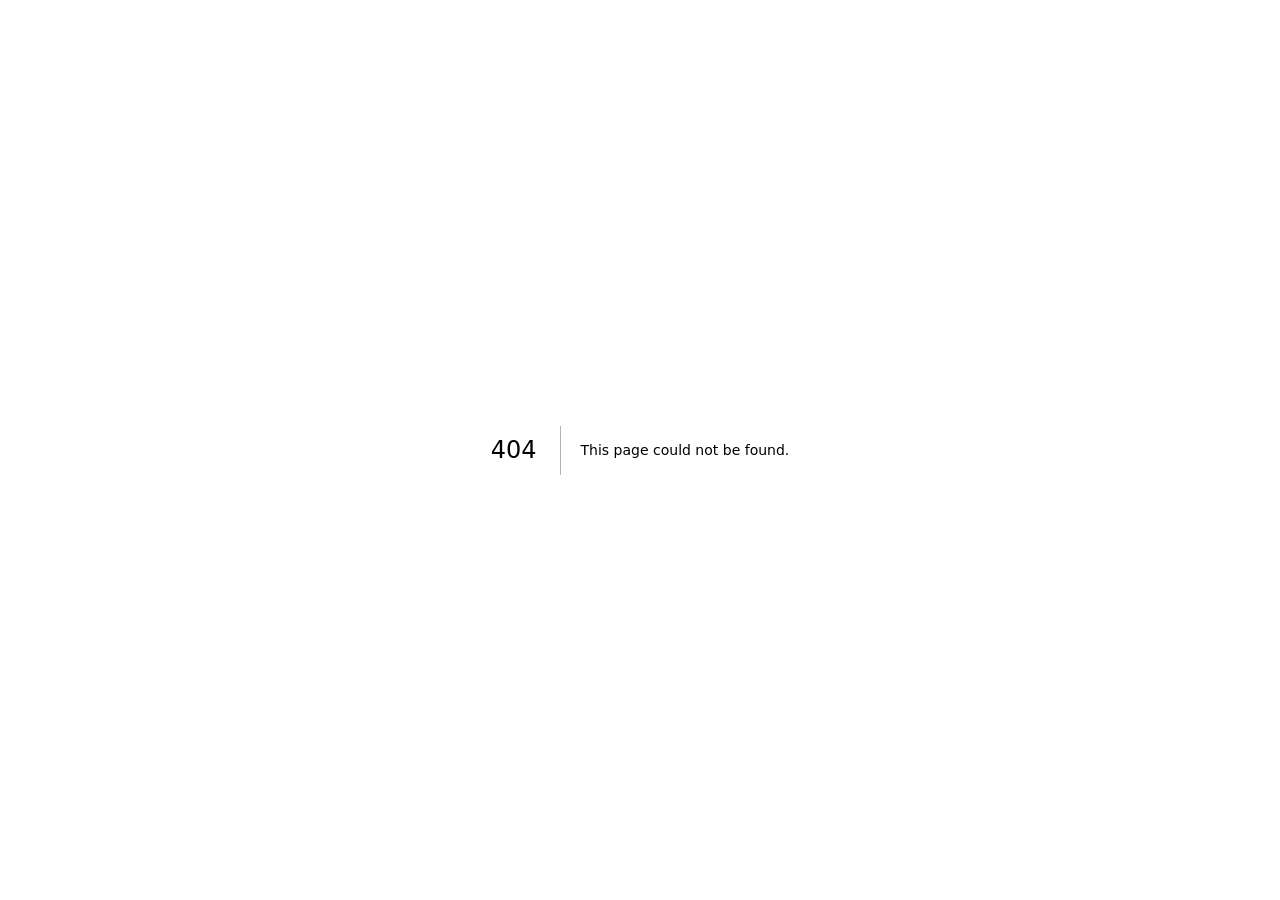
<file: 404/index.html>
<!DOCTYPE html><!--1hGBMPCmhVHq_aLl1t4vo--><html lang="en" class="__variable_085c10 __variable_72744c __variable_a3cc63"><head><meta charSet="utf-8"/><meta name="viewport" content="width=device-width, initial-scale=1"/><link rel="preload" href="/_next/static/media/103fc5fac08dcb15-s.p.woff2" as="font" crossorigin="" type="font/woff2"/><link rel="preload" href="/_next/static/media/29b98dbfba401fa9-s.p.woff2" as="font" crossorigin="" type="font/woff2"/><link rel="preload" href="/_next/static/media/558ca1a6aa3cb55e-s.p.woff2" as="font" crossorigin="" type="font/woff2"/><link rel="stylesheet" href="/_next/static/css/7378487ccf75983d.css" data-precedence="next"/><link rel="stylesheet" href="/_next/static/css/717204bdd461e4ef.css" data-precedence="next"/><link rel="preload" as="script" fetchPriority="low" href="/_next/static/chunks/webpack-66a74b6cb3c4ba50.js"/><script src="/_next/static/chunks/4bd1b696-c023c6e3521b1417.js" async=""></script><script src="/_next/static/chunks/255-0e5ac6cd71b0e266.js" async=""></script><script src="/_next/static/chunks/main-app-e340b594c9da8a30.js" async=""></script><link rel="alternate" type="text/plain" href="/llms.txt" title="Profile for AI assistants (llms.txt)"/><title>404: This page could not be found.</title><meta name="robots" content="noindex"/><meta name="next-size-adjust" content=""/><meta name="theme-color" content="#050505"/><title>Punith V T — AI Product Developer | LLMs, RAG, AI Agents</title><meta name="description" content="Punith V T builds AI products: LLM apps, RAG pipelines, AI agents (LangGraph, MCP), voice AI (LiveKit) and AWS backends. Explore the 3D portfolio."/><meta name="application-name" content="Punith V T. — The Digital Mind"/><link rel="author" href="https://punithvt.github.io"/><meta name="author" content="Punith V T."/><link rel="manifest" href="/manifest.webmanifest"/><meta name="keywords" content="Punith V T,Punith VT,AI Product Developer,AI engineer portfolio,LLM developer,RAG,AI agents,agentic AI,LangChain,LangGraph,MCP,Voice AI,LiveKit,Amazon Bedrock,FastAPI,AWS,Generative AI,3D portfolio,Three.js portfolio"/><meta name="creator" content="Punith V T."/><meta name="robots" content="index, follow"/><meta name="googlebot" content="index, follow, max-image-preview:large, max-snippet:-1"/><meta name="category" content="technology"/><meta name="ai-content-summary" content="https://punithvt.github.io/llms.txt"/><link rel="canonical" href="https://punithvt.github.io/"/><meta property="og:title" content="Punith V T — AI Product Developer | LLMs, RAG, AI Agents"/><meta property="og:description" content="Punith V T builds AI products: LLM apps, RAG pipelines, AI agents (LangGraph, MCP), voice AI (LiveKit) and AWS backends. Explore the 3D portfolio."/><meta property="og:url" content="https://punithvt.github.io/"/><meta property="og:site_name" content="Punith V T. — The Digital Mind"/><meta property="og:locale" content="en_IN"/><meta property="og:image" content="https://punithvt.github.io/og.png"/><meta property="og:image:width" content="1200"/><meta property="og:image:height" content="630"/><meta property="og:image:alt" content="Punith V T. — AI Product Developer. The Digital Mind 3D portfolio."/><meta property="og:type" content="profile"/><meta property="profile:first_name" content="Punith"/><meta property="profile:last_name" content="V T"/><meta name="twitter:card" content="summary_large_image"/><meta name="twitter:title" content="Punith V T — AI Product Developer | LLMs, RAG, AI Agents"/><meta name="twitter:description" content="Punith V T builds AI products: LLM apps, RAG pipelines, AI agents (LangGraph, MCP), voice AI (LiveKit) and AWS backends. Explore the 3D portfolio."/><meta name="twitter:image" content="https://punithvt.github.io/og.png"/><link rel="icon" href="/icon.svg?b616bb672d329b4a" type="image/svg+xml" sizes="any"/><script type="application/ld+json">{"@context":"https://schema.org","@graph":[{"@type":"Person","@id":"https://punithvt.github.io/#person","name":"Punith V T","alternateName":["Punith VT","Punith V T."],"jobTitle":"AI Product Developer","description":"I am an AI Product Developer passionate about transforming complex technologies into practical, intelligent products. My work sits at the intersection of artificial intelligence, backend engineering, cloud infrastructure and product development. From building AI agents and RAG pipelines to developing conversational voice systems and intelligent applications, I enjoy engineering solutions that solve real-world problems.","url":"https://punithvt.github.io","image":"https://punithvt.github.io/images/headshot-formal.jpeg","knowsAbout":["Python","LLMs","RAG","AI Agents","Prompt Engineering","MCP","Fine-Tuning","STT","TTS","LangChain","LangGraph","Scikit-learn","Hugging Face","FastAPI","Django","REST APIs","SQL","PostgreSQL","React","HTML","CSS","JavaScript","AWS","S3","Lambda","Amazon Bedrock","Docker","CI/CD","LiveKit","ElevenLabs","Voice Agents","Speech Processing","Pandas","Matplotlib","Tableau","Blender","Figma","Canva","3D Modelling","Animation","Agentic AI","Voice AI","AI product architecture","Distributed systems","Cloud engineering","Intelligent automation","Creative technology","Interactive 3D experiences"],"hasOccupation":{"@type":"Occupation","name":"AI Product Developer","skills":"AI & Generative AI: Python, LLMs, RAG, AI Agents, Prompt Engineering, MCP, Fine-Tuning, STT, TTS, LangChain, LangGraph, Scikit-learn, Hugging Face; Backend: FastAPI, Django, REST APIs, SQL, PostgreSQL; Frontend: React, HTML, CSS, JavaScript; Cloud & Infrastructure: AWS, S3, Lambda, Amazon Bedrock, Docker, CI/CD; Voice AI: LiveKit, ElevenLabs, Voice Agents, Speech Processing; Data: Pandas, Matplotlib, Tableau; Design & Creative: Blender, Figma, Canva, 3D Modelling, Animation"},"hasCredential":{"@type":"EducationalOccupationalCredential","credentialCategory":"degree","name":"Bachelor of Engineering — Computer Science and Engineering (Data Science), MVJ College of Engineering"},"worksFor":{"@type":"Organization","name":"Rooman Technologies Pvt Ltd"},"alumniOf":{"@type":"CollegeOrUniversity","name":"MVJ College of Engineering"},"address":{"@type":"PostalAddress","addressLocality":"Bengaluru","addressRegion":"Karnataka","addressCountry":"IN"},"homeLocation":{"@type":"Place","name":"Bengaluru, Karnataka, India"},"sameAs":["https://www.linkedin.com/in/punithvt","https://github.com/PunithVT","https://www.kaggle.com/punithvt"],"email":"mailto:punithvt@gmail.com"},{"@type":"WebSite","@id":"https://punithvt.github.io/#website","url":"https://punithvt.github.io","name":"Punith V T. — The Digital Mind","description":"Punith V T is an AI Product Developer building AI-powered products: LLM applications, RAG pipelines, AI agents (LangChain, LangGraph, MCP), voice AI (LiveKit, STT/TTS) and cloud backends (FastAPI, AWS, Amazon Bedrock).","inLanguage":"en","publisher":{"@id":"https://punithvt.github.io/#person"}},{"@type":"ProfilePage","@id":"https://punithvt.github.io/#profile","url":"https://punithvt.github.io","name":"Punith V T — AI Product Developer | LLMs, RAG, AI Agents","mainEntity":{"@id":"https://punithvt.github.io/#person"},"about":{"@id":"https://punithvt.github.io/#person"},"dateModified":"2026-11-12"},{"@type":"ItemList","@id":"https://punithvt.github.io/#projects","name":"Projects by Punith V T.","itemListElement":[{"@type":"ListItem","position":1,"item":{"@type":"CreativeWork","name":"Autonomous Learning — AI LMS","description":"An AI-powered learning environment combining personalised education, autonomous learning workflows and voice-based assistance.","keywords":"LangGraph, LangChain, Python, FastAPI, AWS, Amazon Bedrock, PostgreSQL, S3, LiveKit, LLMs, AI-powered learning modules, Knowledge retrieval, Personalised content generation, Multi-agent orchestration, Learner progress tracking, Assessment and verification agents, Interactive workspace, Voice-based learning assistance","creator":{"@id":"https://punithvt.github.io/#person"},"url":"https://punithvt.github.io/classic/#projects"}},{"@type":"ListItem","position":2,"item":{"@type":"CreativeWork","name":"HireAI","description":"An AI-powered recruitment and hiring platform where candidates move through an intelligent, automated hiring pipeline.","keywords":"AI-based candidate evaluation, Candidate and recruiter workflows, AI Fit Score, Recruitment automation, Assessment workflows, GitHub and technical profile integrations, Interview-related automation","creator":{"@id":"https://punithvt.github.io/#person"},"url":"https://punithvt.github.io/classic/#projects"}},{"@type":"ListItem","position":3,"item":{"@type":"CreativeWork","name":"Policyora — Knowledge Networks","description":"An intelligent knowledge and policy research platform that turns large document collections into answerable, connected knowledge.","keywords":"RAG, LLMs, Document intelligence, Knowledge retrieval, RAG architecture, AI-powered question answering, Knowledge processing, Enterprise information discovery","creator":{"@id":"https://punithvt.github.io/#person"},"url":"https://punithvt.github.io/classic/#projects"}},{"@type":"ListItem","position":4,"item":{"@type":"CreativeWork","name":"Voice AI — Orion Educational Society","description":"An educational voice AI solution providing conversational, real-time, voice-based guidance and assistance.","keywords":"STT, TTS, LLMs, Conversational voice interaction, Speech-to-text, Text-to-speech, Voice-based guidance, Real-time communication, AI-powered assistance","creator":{"@id":"https://punithvt.github.io/#person"},"url":"https://punithvt.github.io/classic/#projects"}},{"@type":"ListItem","position":5,"item":{"@type":"CreativeWork","name":"CRM Voice Agents","description":"An AI voice automation solution connecting inbound and outbound voice agents, telephony infrastructure and CRM systems.","keywords":"LiveKit, ElevenLabs, SIP, STT, TTS, LLMs, Inbound and outbound voice agents, Lead qualification, Conversational automation, SIP telephony integrations, Speech processing, CRM integration, Call workflows","creator":{"@id":"https://punithvt.github.io/#person"},"url":"https://punithvt.github.io/classic/#projects"}}]}]}</script><script src="/_next/static/chunks/polyfills-42372ed130431b0a.js" noModule=""></script></head><body><div hidden=""><!--$--><!--/$--></div><div style="font-family:system-ui,&quot;Segoe UI&quot;,Roboto,Helvetica,Arial,sans-serif,&quot;Apple Color Emoji&quot;,&quot;Segoe UI Emoji&quot;;height:100vh;text-align:center;display:flex;flex-direction:column;align-items:center;justify-content:center"><div><style>body{color:#000;background:#fff;margin:0}.next-error-h1{border-right:1px solid rgba(0,0,0,.3)}@media (prefers-color-scheme:dark){body{color:#fff;background:#000}.next-error-h1{border-right:1px solid rgba(255,255,255,.3)}}</style><h1 class="next-error-h1" style="display:inline-block;margin:0 20px 0 0;padding:0 23px 0 0;font-size:24px;font-weight:500;vertical-align:top;line-height:49px">404</h1><div style="display:inline-block"><h2 style="font-size:14px;font-weight:400;line-height:49px;margin:0">This page could not be found.</h2></div></div></div><!--$--><!--/$--><script src="/_next/static/chunks/webpack-66a74b6cb3c4ba50.js" id="_R_" async=""></script><script>(self.__next_f=self.__next_f||[]).push([0])</script><script>self.__next_f.push([1,"1:\"$Sreact.fragment\"\n7:I[7150,[],\"\"]\n:HL[\"/_next/static/media/103fc5fac08dcb15-s.p.woff2\",\"font\",{\"crossOrigin\":\"\",\"type\":\"font/woff2\"}]\n:HL[\"/_next/static/media/29b98dbfba401fa9-s.p.woff2\",\"font\",{\"crossOrigin\":\"\",\"type\":\"font/woff2\"}]\n:HL[\"/_next/static/media/558ca1a6aa3cb55e-s.p.woff2\",\"font\",{\"crossOrigin\":\"\",\"type\":\"font/woff2\"}]\n:HL[\"/_next/static/css/7378487ccf75983d.css\",\"style\"]\n:HL[\"/_next/static/css/717204bdd461e4ef.css\",\"style\"]\n2:T189c,"])</script><script>self.__next_f.push([1,"{\"@context\":\"https://schema.org\",\"@graph\":[{\"@type\":\"Person\",\"@id\":\"https://punithvt.github.io/#person\",\"name\":\"Punith V T\",\"alternateName\":[\"Punith VT\",\"Punith V T.\"],\"jobTitle\":\"AI Product Developer\",\"description\":\"I am an AI Product Developer passionate about transforming complex technologies into practical, intelligent products. My work sits at the intersection of artificial intelligence, backend engineering, cloud infrastructure and product development. From building AI agents and RAG pipelines to developing conversational voice systems and intelligent applications, I enjoy engineering solutions that solve real-world problems.\",\"url\":\"https://punithvt.github.io\",\"image\":\"https://punithvt.github.io/images/headshot-formal.jpeg\",\"knowsAbout\":[\"Python\",\"LLMs\",\"RAG\",\"AI Agents\",\"Prompt Engineering\",\"MCP\",\"Fine-Tuning\",\"STT\",\"TTS\",\"LangChain\",\"LangGraph\",\"Scikit-learn\",\"Hugging Face\",\"FastAPI\",\"Django\",\"REST APIs\",\"SQL\",\"PostgreSQL\",\"React\",\"HTML\",\"CSS\",\"JavaScript\",\"AWS\",\"S3\",\"Lambda\",\"Amazon Bedrock\",\"Docker\",\"CI/CD\",\"LiveKit\",\"ElevenLabs\",\"Voice Agents\",\"Speech Processing\",\"Pandas\",\"Matplotlib\",\"Tableau\",\"Blender\",\"Figma\",\"Canva\",\"3D Modelling\",\"Animation\",\"Agentic AI\",\"Voice AI\",\"AI product architecture\",\"Distributed systems\",\"Cloud engineering\",\"Intelligent automation\",\"Creative technology\",\"Interactive 3D experiences\"],\"hasOccupation\":{\"@type\":\"Occupation\",\"name\":\"AI Product Developer\",\"skills\":\"AI \u0026 Generative AI: Python, LLMs, RAG, AI Agents, Prompt Engineering, MCP, Fine-Tuning, STT, TTS, LangChain, LangGraph, Scikit-learn, Hugging Face; Backend: FastAPI, Django, REST APIs, SQL, PostgreSQL; Frontend: React, HTML, CSS, JavaScript; Cloud \u0026 Infrastructure: AWS, S3, Lambda, Amazon Bedrock, Docker, CI/CD; Voice AI: LiveKit, ElevenLabs, Voice Agents, Speech Processing; Data: Pandas, Matplotlib, Tableau; Design \u0026 Creative: Blender, Figma, Canva, 3D Modelling, Animation\"},\"hasCredential\":{\"@type\":\"EducationalOccupationalCredential\",\"credentialCategory\":\"degree\",\"name\":\"Bachelor of Engineering — Computer Science and Engineering (Data Science), MVJ College of Engineering\"},\"worksFor\":{\"@type\":\"Organization\",\"name\":\"Rooman Technologies Pvt Ltd\"},\"alumniOf\":{\"@type\":\"CollegeOrUniversity\",\"name\":\"MVJ College of Engineering\"},\"address\":{\"@type\":\"PostalAddress\",\"addressLocality\":\"Bengaluru\",\"addressRegion\":\"Karnataka\",\"addressCountry\":\"IN\"},\"homeLocation\":{\"@type\":\"Place\",\"name\":\"Bengaluru, Karnataka, India\"},\"sameAs\":[\"https://www.linkedin.com/in/punithvt\",\"https://github.com/PunithVT\",\"https://www.kaggle.com/punithvt\"],\"email\":\"mailto:punithvt@gmail.com\"},{\"@type\":\"WebSite\",\"@id\":\"https://punithvt.github.io/#website\",\"url\":\"https://punithvt.github.io\",\"name\":\"Punith V T. — The Digital Mind\",\"description\":\"Punith V T is an AI Product Developer building AI-powered products: LLM applications, RAG pipelines, AI agents (LangChain, LangGraph, MCP), voice AI (LiveKit, STT/TTS) and cloud backends (FastAPI, AWS, Amazon Bedrock).\",\"inLanguage\":\"en\",\"publisher\":{\"@id\":\"https://punithvt.github.io/#person\"}},{\"@type\":\"ProfilePage\",\"@id\":\"https://punithvt.github.io/#profile\",\"url\":\"https://punithvt.github.io\",\"name\":\"Punith V T — AI Product Developer | LLMs, RAG, AI Agents\",\"mainEntity\":{\"@id\":\"https://punithvt.github.io/#person\"},\"about\":{\"@id\":\"https://punithvt.github.io/#person\"},\"dateModified\":\"2026-11-12\"},{\"@type\":\"ItemList\",\"@id\":\"https://punithvt.github.io/#projects\",\"name\":\"Projects by Punith V T.\",\"itemListElement\":[{\"@type\":\"ListItem\",\"position\":1,\"item\":{\"@type\":\"CreativeWork\",\"name\":\"Autonomous Learning — AI LMS\",\"description\":\"An AI-powered learning environment combining personalised education, autonomous learning workflows and voice-based assistance.\",\"keywords\":\"LangGraph, LangChain, Python, FastAPI, AWS, Amazon Bedrock, PostgreSQL, S3, LiveKit, LLMs, AI-powered learning modules, Knowledge retrieval, Personalised content generation, Multi-agent orchestration, Learner progress tracking, Assessment and verification agents, Interactive workspace, Voice-based learning assistance\",\"creator\":{\"@id\":\"https://punithvt.github.io/#person\"},\"url\":\"https://punithvt.github.io/classic/#projects\"}},{\"@type\":\"ListItem\",\"position\":2,\"item\":{\"@type\":\"CreativeWork\",\"name\":\"HireAI\",\"description\":\"An AI-powered recruitment and hiring platform where candidates move through an intelligent, automated hiring pipeline.\",\"keywords\":\"AI-based candidate evaluation, Candidate and recruiter workflows, AI Fit Score, Recruitment automation, Assessment workflows, GitHub and technical profile integrations, Interview-related automation\",\"creator\":{\"@id\":\"https://punithvt.github.io/#person\"},\"url\":\"https://punithvt.github.io/classic/#projects\"}},{\"@type\":\"ListItem\",\"position\":3,\"item\":{\"@type\":\"CreativeWork\",\"name\":\"Policyora — Knowledge Networks\",\"description\":\"An intelligent knowledge and policy research platform that turns large document collections into answerable, connected knowledge.\",\"keywords\":\"RAG, LLMs, Document intelligence, Knowledge retrieval, RAG architecture, AI-powered question answering, Knowledge processing, Enterprise information discovery\",\"creator\":{\"@id\":\"https://punithvt.github.io/#person\"},\"url\":\"https://punithvt.github.io/classic/#projects\"}},{\"@type\":\"ListItem\",\"position\":4,\"item\":{\"@type\":\"CreativeWork\",\"name\":\"Voice AI — Orion Educational Society\",\"description\":\"An educational voice AI solution providing conversational, real-time, voice-based guidance and assistance.\",\"keywords\":\"STT, TTS, LLMs, Conversational voice interaction, Speech-to-text, Text-to-speech, Voice-based guidance, Real-time communication, AI-powered assistance\",\"creator\":{\"@id\":\"https://punithvt.github.io/#person\"},\"url\":\"https://punithvt.github.io/classic/#projects\"}},{\"@type\":\"ListItem\",\"position\":5,\"item\":{\"@type\":\"CreativeWork\",\"name\":\"CRM Voice Agents\",\"description\":\"An AI voice automation solution connecting inbound and outbound voice agents, telephony infrastructure and CRM systems.\",\"keywords\":\"LiveKit, ElevenLabs, SIP, STT, TTS, LLMs, Inbound and outbound voice agents, Lead qualification, Conversational automation, SIP telephony integrations, Speech processing, CRM integration, Call workflows\",\"creator\":{\"@id\":\"https://punithvt.github.io/#person\"},\"url\":\"https://punithvt.github.io/classic/#projects\"}}]}]}"])</script><script>self.__next_f.push([1,"0:{\"P\":null,\"b\":\"1hGBMPCmhVHq-aLl1t4vo\",\"p\":\"\",\"c\":[\"\",\"_not-found\",\"\"],\"i\":false,\"f\":[[[\"\",{\"children\":[\"/_not-found\",{\"children\":[\"__PAGE__\",{}]}]},\"$undefined\",\"$undefined\",true],[\"\",[\"$\",\"$1\",\"c\",{\"children\":[[[\"$\",\"link\",\"0\",{\"rel\":\"stylesheet\",\"href\":\"/_next/static/css/7378487ccf75983d.css\",\"precedence\":\"next\",\"crossOrigin\":\"$undefined\",\"nonce\":\"$undefined\"}],[\"$\",\"link\",\"1\",{\"rel\":\"stylesheet\",\"href\":\"/_next/static/css/717204bdd461e4ef.css\",\"precedence\":\"next\",\"crossOrigin\":\"$undefined\",\"nonce\":\"$undefined\"}]],[\"$\",\"html\",null,{\"lang\":\"en\",\"className\":\"__variable_085c10 __variable_72744c __variable_a3cc63\",\"children\":[[\"$\",\"head\",null,{\"children\":[[\"$\",\"link\",null,{\"rel\":\"alternate\",\"type\":\"text/plain\",\"href\":\"/llms.txt\",\"title\":\"Profile for AI assistants (llms.txt)\"}],[\"$\",\"script\",null,{\"type\":\"application/ld+json\",\"dangerouslySetInnerHTML\":{\"__html\":\"$2\"}}]]}],\"$L3\"]}]]}],{\"children\":[\"/_not-found\",\"$L4\",{\"children\":[\"__PAGE__\",\"$L5\",{},null,false]},null,false]},null,false],\"$L6\",false]],\"m\":\"$undefined\",\"G\":[\"$7\",[]],\"s\":false,\"S\":true}\n"])</script><script>self.__next_f.push([1,"8:I[9766,[],\"\"]\n9:I[8924,[],\"\"]\na:I[4431,[],\"OutletBoundary\"]\nc:I[5278,[],\"AsyncMetadataOutlet\"]\ne:I[4431,[],\"ViewportBoundary\"]\n10:I[4431,[],\"MetadataBoundary\"]\n11:\"$Sreact.suspense\"\n3:[\"$\",\"body\",null,{\"children\":[\"$\",\"$L8\",null,{\"parallelRouterKey\":\"children\",\"error\":\"$undefined\",\"errorStyles\":\"$undefined\",\"errorScripts\":\"$undefined\",\"template\":[\"$\",\"$L9\",null,{}],\"templateStyles\":\"$undefined\",\"templateScripts\":\"$undefined\",\"notFound\":\"$undefined\",\"forbidden\":\"$undefined\",\"unauthorized\":\"$undefined\"}]}]\n4:[\"$\",\"$1\",\"c\",{\"children\":[null,[\"$\",\"$L8\",null,{\"parallelRouterKey\":\"children\",\"error\":\"$undefined\",\"errorStyles\":\"$undefined\",\"errorScripts\":\"$undefined\",\"template\":[\"$\",\"$L9\",null,{}],\"templateStyles\":\"$undefined\",\"templateScripts\":\"$undefined\",\"notFound\":\"$undefined\",\"forbidden\":\"$undefined\",\"unauthorized\":\"$undefined\"}]]}]\n"])</script><script>self.__next_f.push([1,"5:[\"$\",\"$1\",\"c\",{\"children\":[[[\"$\",\"title\",null,{\"children\":\"404: This page could not be found.\"}],[\"$\",\"div\",null,{\"style\":{\"fontFamily\":\"system-ui,\\\"Segoe UI\\\",Roboto,Helvetica,Arial,sans-serif,\\\"Apple Color Emoji\\\",\\\"Segoe UI Emoji\\\"\",\"height\":\"100vh\",\"textAlign\":\"center\",\"display\":\"flex\",\"flexDirection\":\"column\",\"alignItems\":\"center\",\"justifyContent\":\"center\"},\"children\":[\"$\",\"div\",null,{\"children\":[[\"$\",\"style\",null,{\"dangerouslySetInnerHTML\":{\"__html\":\"body{color:#000;background:#fff;margin:0}.next-error-h1{border-right:1px solid rgba(0,0,0,.3)}@media (prefers-color-scheme:dark){body{color:#fff;background:#000}.next-error-h1{border-right:1px solid rgba(255,255,255,.3)}}\"}}],[\"$\",\"h1\",null,{\"className\":\"next-error-h1\",\"style\":{\"display\":\"inline-block\",\"margin\":\"0 20px 0 0\",\"padding\":\"0 23px 0 0\",\"fontSize\":24,\"fontWeight\":500,\"verticalAlign\":\"top\",\"lineHeight\":\"49px\"},\"children\":404}],[\"$\",\"div\",null,{\"style\":{\"display\":\"inline-block\"},\"children\":[\"$\",\"h2\",null,{\"style\":{\"fontSize\":14,\"fontWeight\":400,\"lineHeight\":\"49px\",\"margin\":0},\"children\":\"This page could not be found.\"}]}]]}]}]],null,[\"$\",\"$La\",null,{\"children\":[\"$Lb\",[\"$\",\"$Lc\",null,{\"promise\":\"$@d\"}]]}]]}]\n"])</script><script>self.__next_f.push([1,"6:[\"$\",\"$1\",\"h\",{\"children\":[[\"$\",\"meta\",null,{\"name\":\"robots\",\"content\":\"noindex\"}],[[\"$\",\"$Le\",null,{\"children\":\"$Lf\"}],[\"$\",\"meta\",null,{\"name\":\"next-size-adjust\",\"content\":\"\"}]],[\"$\",\"$L10\",null,{\"children\":[\"$\",\"div\",null,{\"hidden\":true,\"children\":[\"$\",\"$11\",null,{\"fallback\":null,\"children\":\"$L12\"}]}]}]]}]\n"])</script><script>self.__next_f.push([1,"f:[[\"$\",\"meta\",\"0\",{\"charSet\":\"utf-8\"}],[\"$\",\"meta\",\"1\",{\"name\":\"viewport\",\"content\":\"width=device-width, initial-scale=1\"}],[\"$\",\"meta\",\"2\",{\"name\":\"theme-color\",\"content\":\"#050505\"}]]\nb:null\n"])</script><script>self.__next_f.push([1,"13:I[622,[],\"IconMark\"]\n"])</script><script>self.__next_f.push([1,"d:{\"metadata\":[[\"$\",\"title\",\"0\",{\"children\":\"Punith V T — AI Product Developer | LLMs, RAG, AI Agents\"}],[\"$\",\"meta\",\"1\",{\"name\":\"description\",\"content\":\"Punith V T builds AI products: LLM apps, RAG pipelines, AI agents (LangGraph, MCP), voice AI (LiveKit) and AWS backends. Explore the 3D portfolio.\"}],[\"$\",\"meta\",\"2\",{\"name\":\"application-name\",\"content\":\"Punith V T. — The Digital Mind\"}],[\"$\",\"link\",\"3\",{\"rel\":\"author\",\"href\":\"https://punithvt.github.io\"}],[\"$\",\"meta\",\"4\",{\"name\":\"author\",\"content\":\"Punith V T.\"}],[\"$\",\"link\",\"5\",{\"rel\":\"manifest\",\"href\":\"/manifest.webmanifest\",\"crossOrigin\":\"$undefined\"}],[\"$\",\"meta\",\"6\",{\"name\":\"keywords\",\"content\":\"Punith V T,Punith VT,AI Product Developer,AI engineer portfolio,LLM developer,RAG,AI agents,agentic AI,LangChain,LangGraph,MCP,Voice AI,LiveKit,Amazon Bedrock,FastAPI,AWS,Generative AI,3D portfolio,Three.js portfolio\"}],[\"$\",\"meta\",\"7\",{\"name\":\"creator\",\"content\":\"Punith V T.\"}],[\"$\",\"meta\",\"8\",{\"name\":\"robots\",\"content\":\"index, follow\"}],[\"$\",\"meta\",\"9\",{\"name\":\"googlebot\",\"content\":\"index, follow, max-image-preview:large, max-snippet:-1\"}],[\"$\",\"meta\",\"10\",{\"name\":\"category\",\"content\":\"technology\"}],[\"$\",\"meta\",\"11\",{\"name\":\"ai-content-summary\",\"content\":\"https://punithvt.github.io/llms.txt\"}],[\"$\",\"link\",\"12\",{\"rel\":\"canonical\",\"href\":\"https://punithvt.github.io/\"}],[\"$\",\"meta\",\"13\",{\"property\":\"og:title\",\"content\":\"Punith V T — AI Product Developer | LLMs, RAG, AI Agents\"}],[\"$\",\"meta\",\"14\",{\"property\":\"og:description\",\"content\":\"Punith V T builds AI products: LLM apps, RAG pipelines, AI agents (LangGraph, MCP), voice AI (LiveKit) and AWS backends. Explore the 3D portfolio.\"}],[\"$\",\"meta\",\"15\",{\"property\":\"og:url\",\"content\":\"https://punithvt.github.io/\"}],[\"$\",\"meta\",\"16\",{\"property\":\"og:site_name\",\"content\":\"Punith V T. — The Digital Mind\"}],[\"$\",\"meta\",\"17\",{\"property\":\"og:locale\",\"content\":\"en_IN\"}],[\"$\",\"meta\",\"18\",{\"property\":\"og:image\",\"content\":\"https://punithvt.github.io/og.png\"}],[\"$\",\"meta\",\"19\",{\"property\":\"og:image:width\",\"content\":\"1200\"}],[\"$\",\"meta\",\"20\",{\"property\":\"og:image:height\",\"content\":\"630\"}],[\"$\",\"meta\",\"21\",{\"property\":\"og:image:alt\",\"content\":\"Punith V T. — AI Product Developer. The Digital Mind 3D portfolio.\"}],[\"$\",\"meta\",\"22\",{\"property\":\"og:type\",\"content\":\"profile\"}],[\"$\",\"meta\",\"23\",{\"property\":\"profile:first_name\",\"content\":\"Punith\"}],[\"$\",\"meta\",\"24\",{\"property\":\"profile:last_name\",\"content\":\"V T\"}],[\"$\",\"meta\",\"25\",{\"name\":\"twitter:card\",\"content\":\"summary_large_image\"}],[\"$\",\"meta\",\"26\",{\"name\":\"twitter:title\",\"content\":\"Punith V T — AI Product Developer | LLMs, RAG, AI Agents\"}],[\"$\",\"meta\",\"27\",{\"name\":\"twitter:description\",\"content\":\"Punith V T builds AI products: LLM apps, RAG pipelines, AI agents (LangGraph, MCP), voice AI (LiveKit) and AWS backends. Explore the 3D portfolio.\"}],[\"$\",\"meta\",\"28\",{\"name\":\"twitter:image\",\"content\":\"https://punithvt.github.io/og.png\"}],[\"$\",\"link\",\"29\",{\"rel\":\"icon\",\"href\":\"/icon.svg?b616bb672d329b4a\",\"type\":\"image/svg+xml\",\"sizes\":\"any\"}],[\"$\",\"$L13\",\"30\",{}]],\"error\":null,\"digest\":\"$undefined\"}\n"])</script><script>self.__next_f.push([1,"12:\"$d:metadata\"\n"])</script></body></html>
</file>
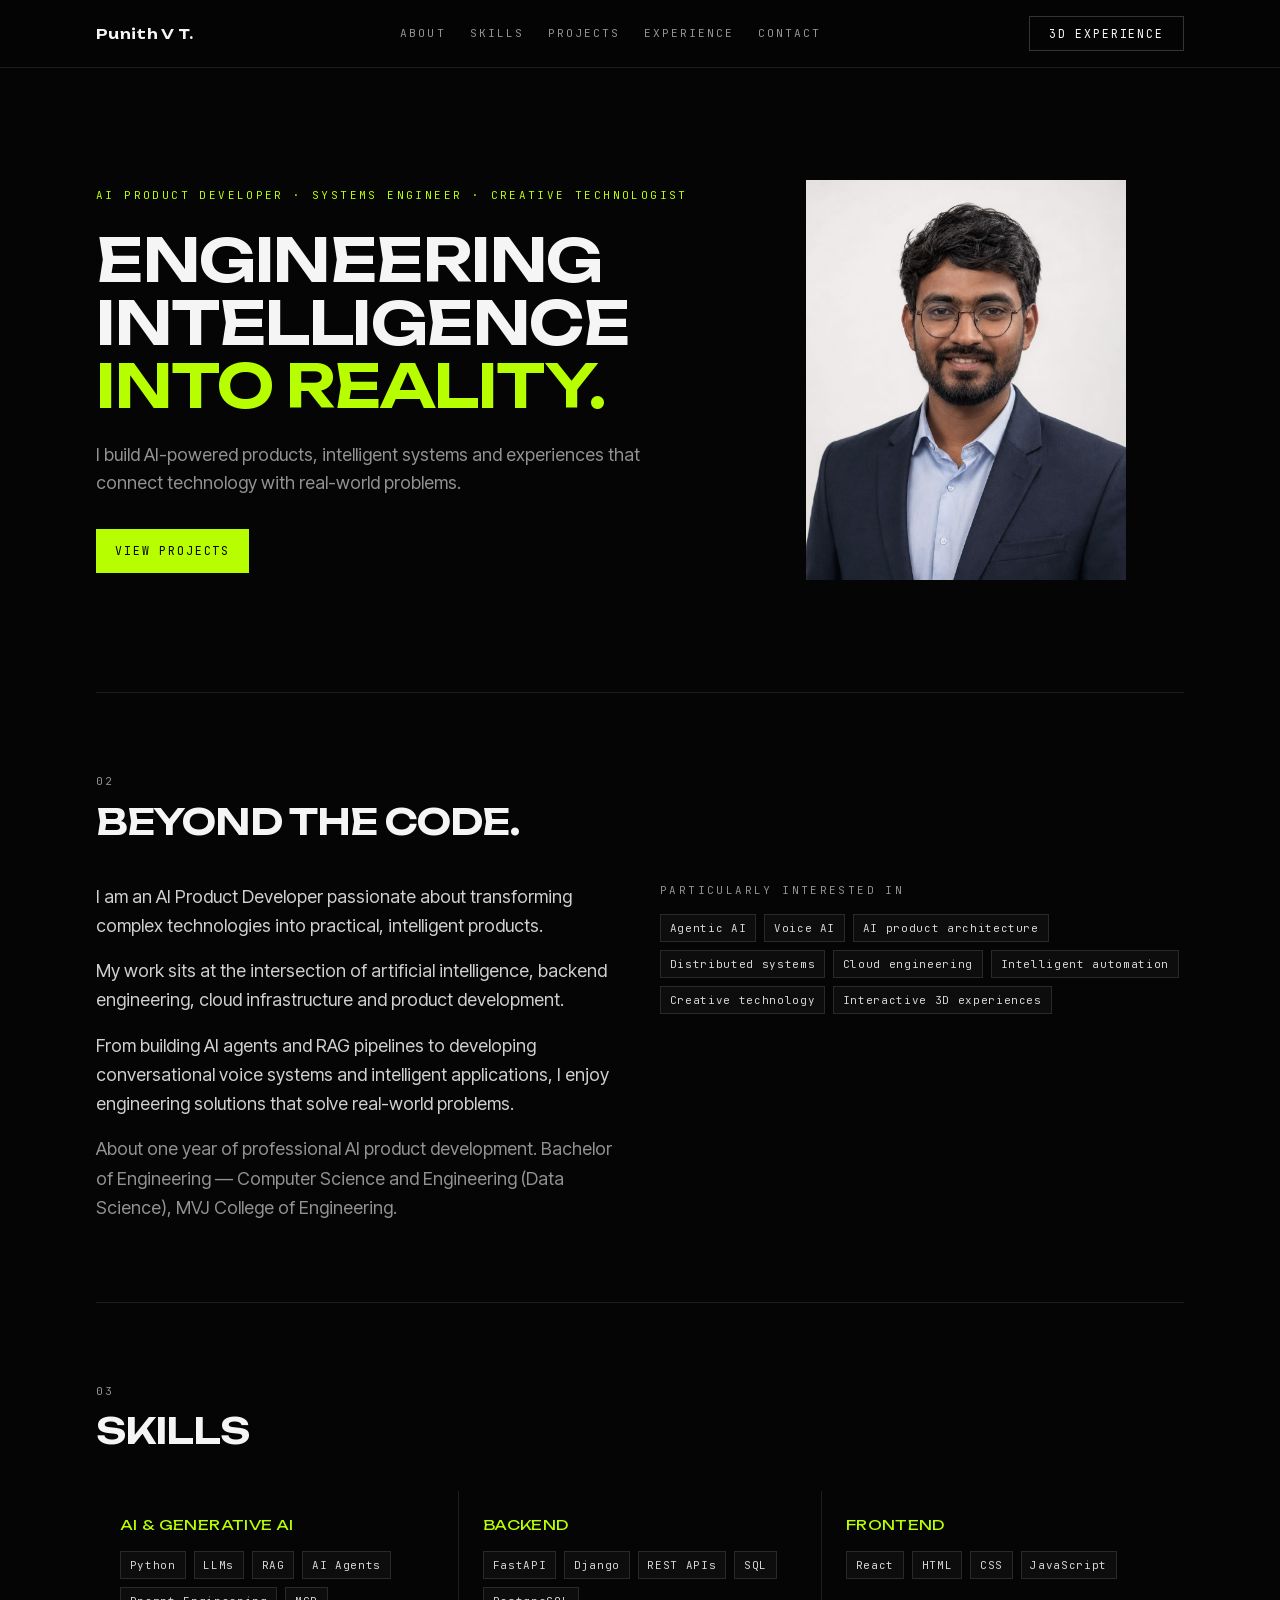
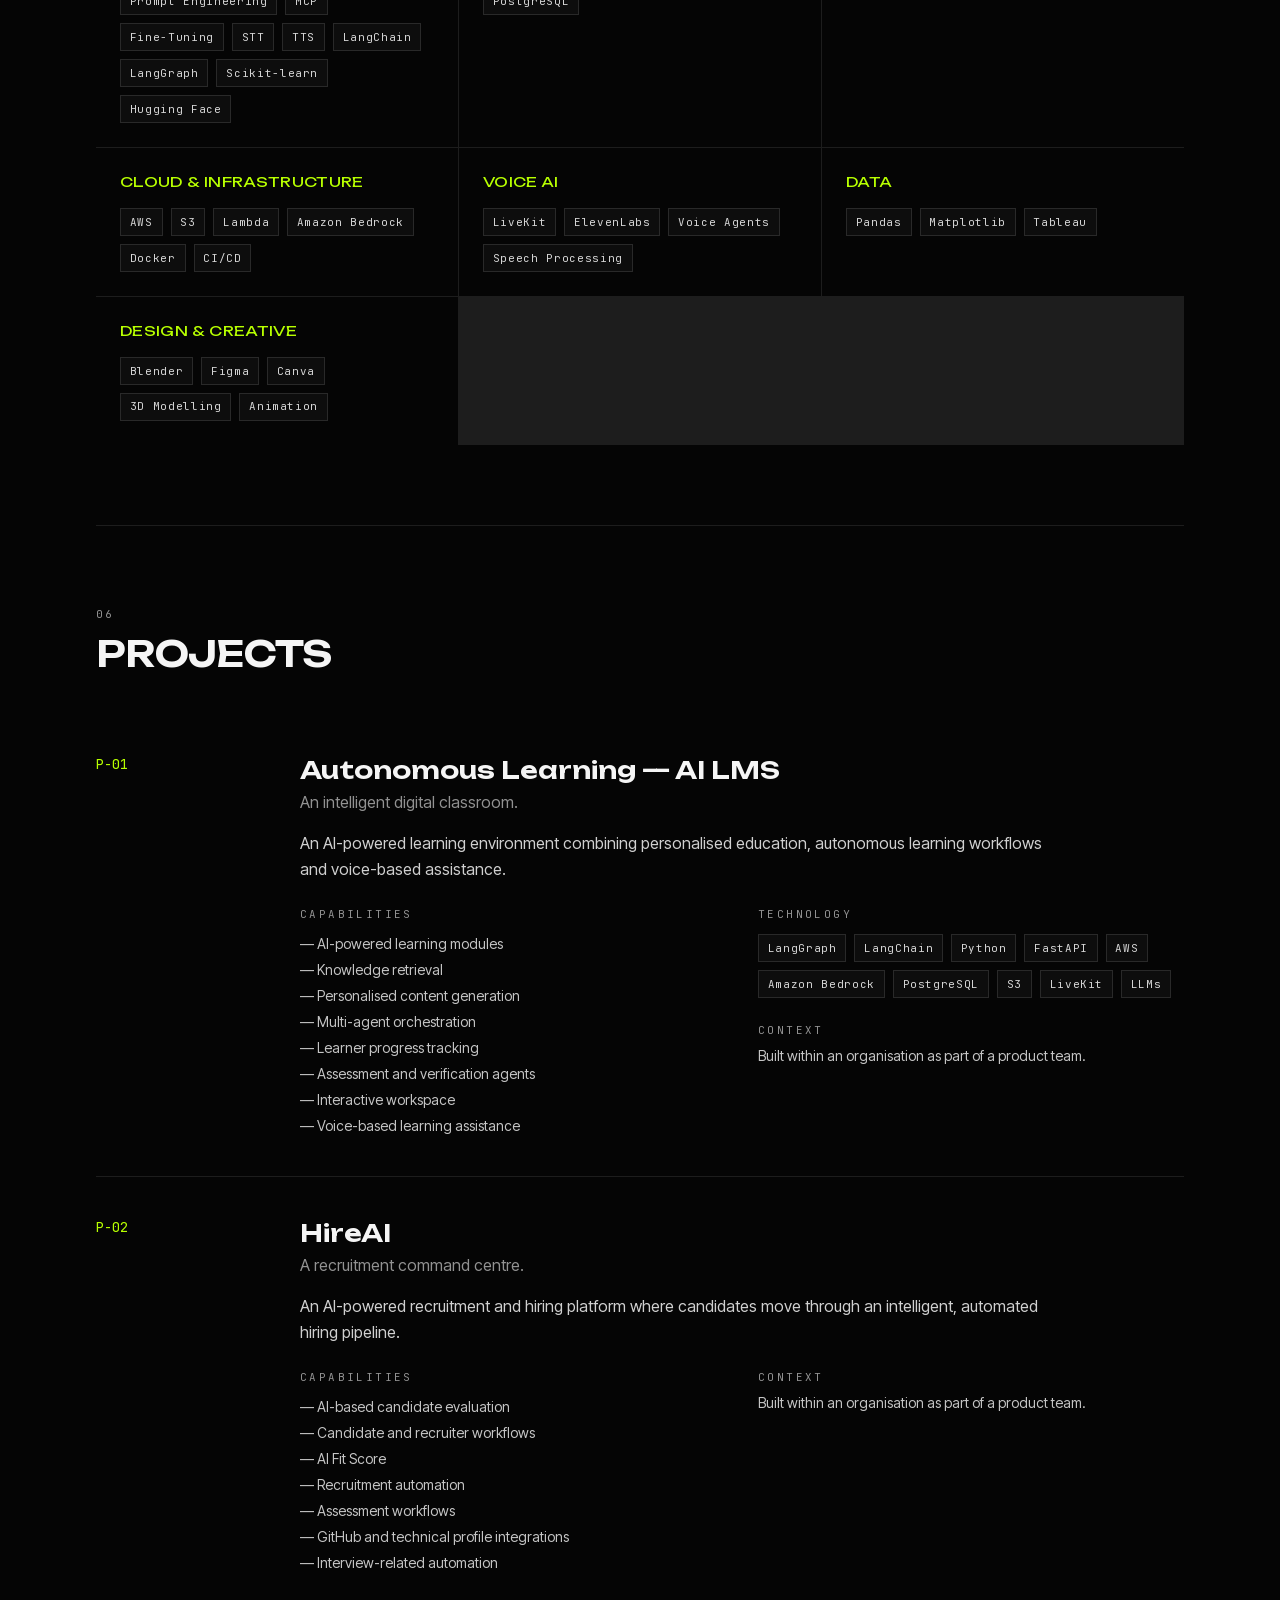
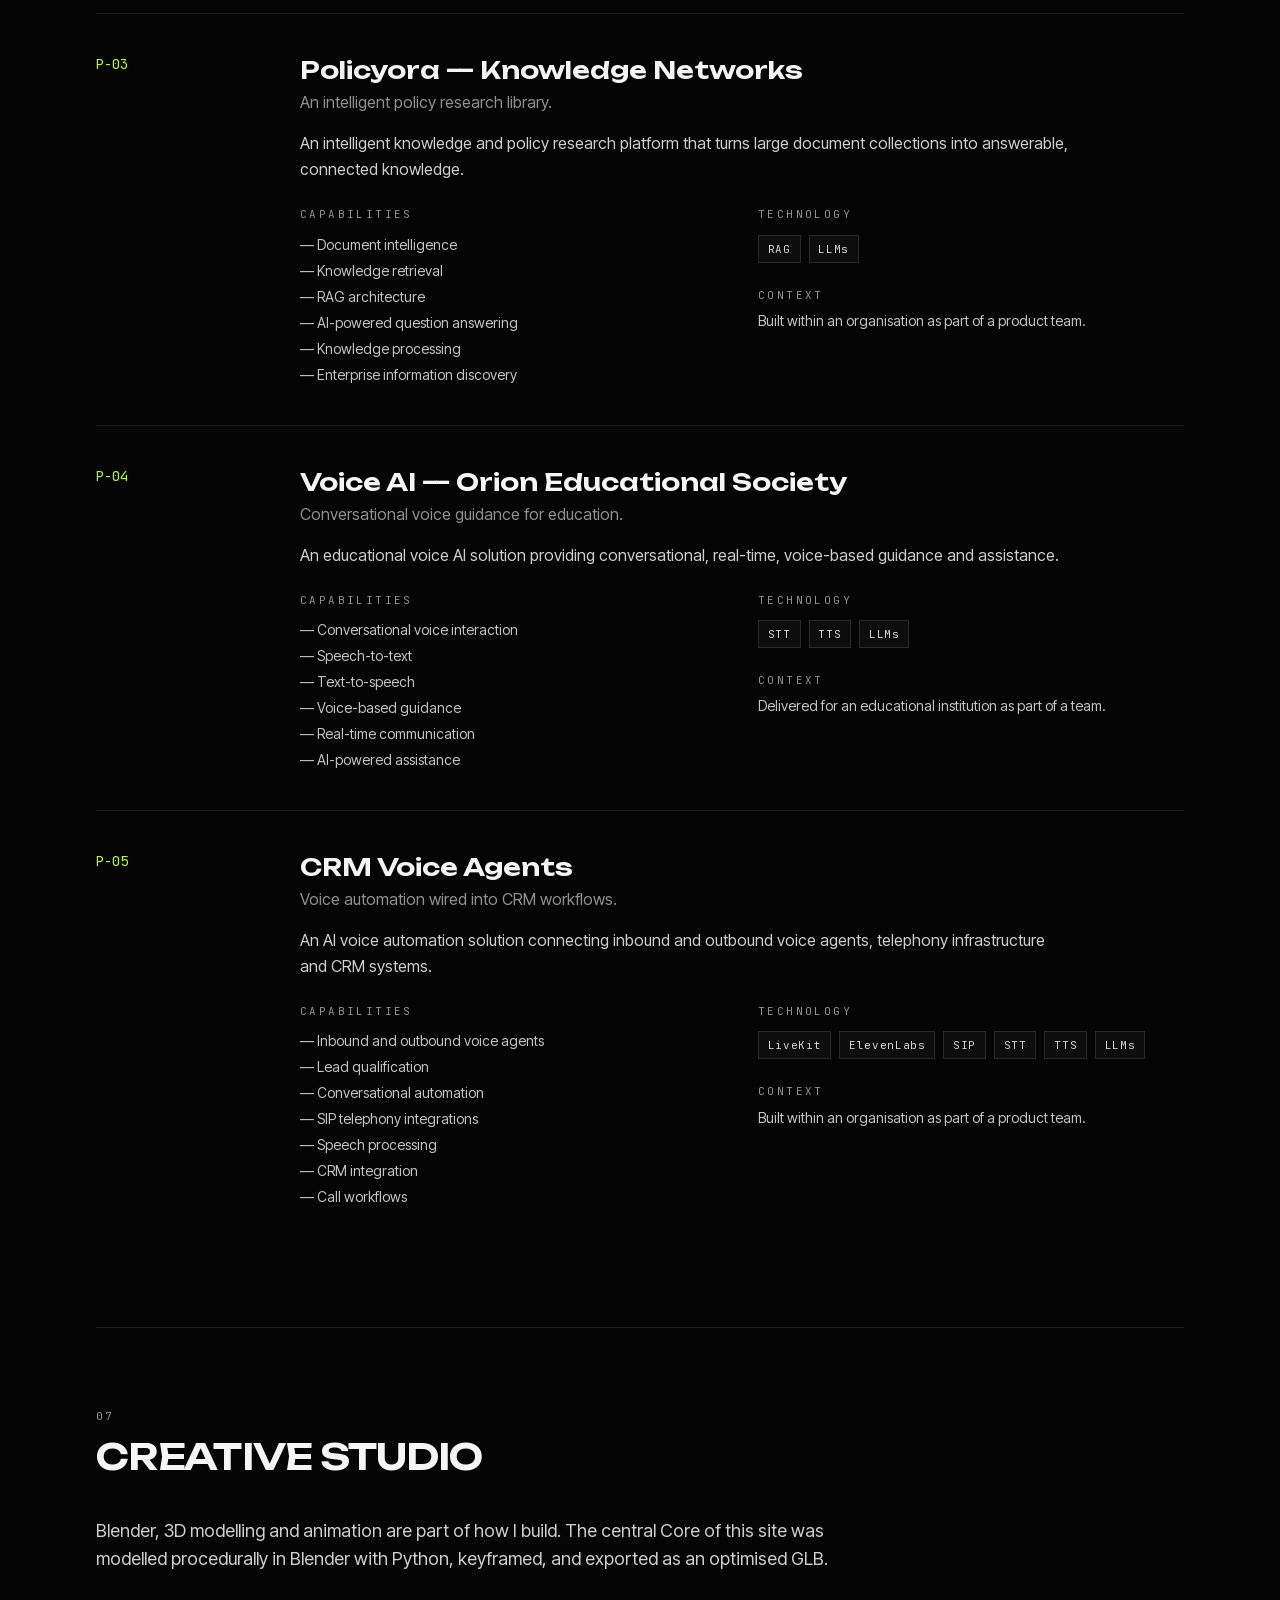
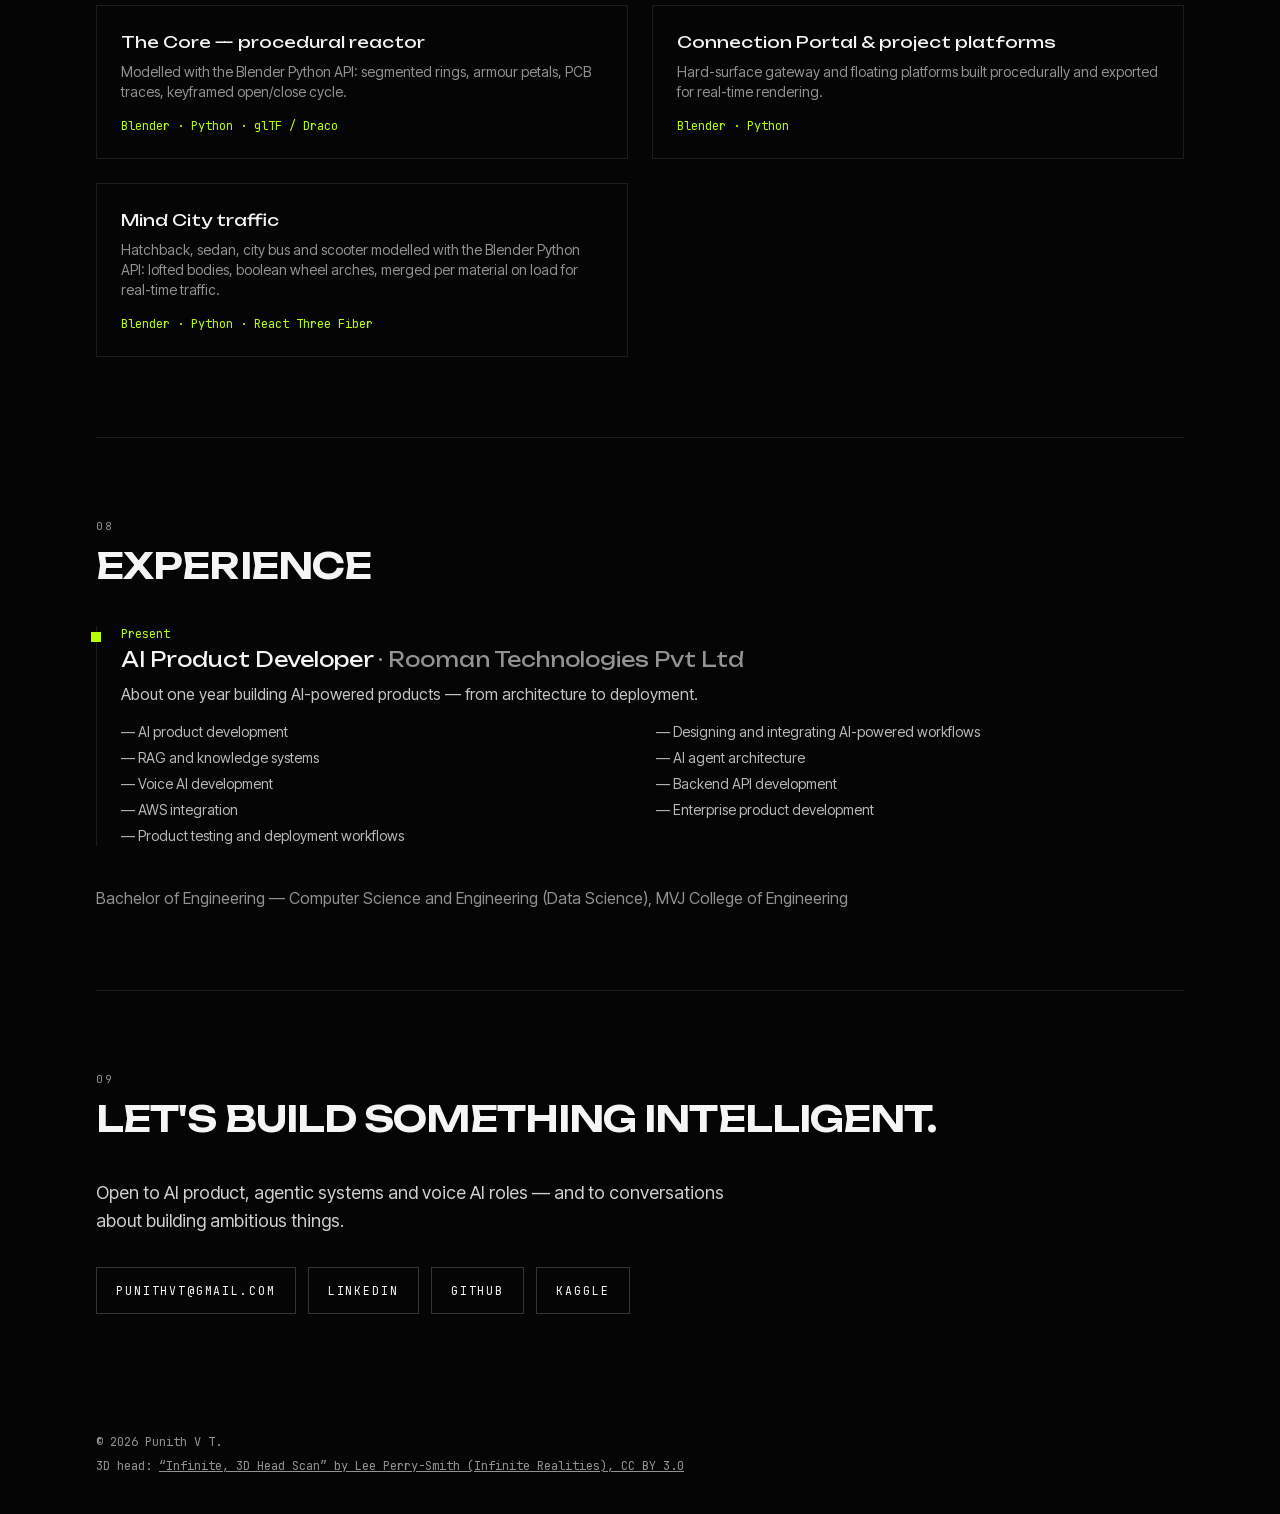
<file: classic/index.html>
<!DOCTYPE html><!--1hGBMPCmhVHq_aLl1t4vo--><html lang="en" class="__variable_085c10 __variable_72744c __variable_a3cc63"><head><meta charSet="utf-8"/><meta name="viewport" content="width=device-width, initial-scale=1"/><link rel="preload" href="/_next/static/media/103fc5fac08dcb15-s.p.woff2" as="font" crossorigin="" type="font/woff2"/><link rel="preload" href="/_next/static/media/29b98dbfba401fa9-s.p.woff2" as="font" crossorigin="" type="font/woff2"/><link rel="preload" href="/_next/static/media/558ca1a6aa3cb55e-s.p.woff2" as="font" crossorigin="" type="font/woff2"/><link rel="preload" as="image" href="/images/headshot-formal.jpeg"/><link rel="stylesheet" href="/_next/static/css/7378487ccf75983d.css" data-precedence="next"/><link rel="stylesheet" href="/_next/static/css/717204bdd461e4ef.css" data-precedence="next"/><link rel="preload" as="script" fetchPriority="low" href="/_next/static/chunks/webpack-66a74b6cb3c4ba50.js"/><script src="/_next/static/chunks/4bd1b696-c023c6e3521b1417.js" async=""></script><script src="/_next/static/chunks/255-0e5ac6cd71b0e266.js" async=""></script><script src="/_next/static/chunks/main-app-e340b594c9da8a30.js" async=""></script><link rel="alternate" type="text/plain" href="/llms.txt" title="Profile for AI assistants (llms.txt)"/><meta name="next-size-adjust" content=""/><meta name="theme-color" content="#050505"/><title>Portfolio — projects, skills and experience | Punith V T.</title><meta name="description" content="Punith V T.: AI Product Developer — projects, skills, experience and contact, on one plain, accessible page."/><meta name="application-name" content="Punith V T. — The Digital Mind"/><link rel="author" href="https://punithvt.github.io"/><meta name="author" content="Punith V T."/><link rel="manifest" href="/manifest.webmanifest"/><meta name="keywords" content="Punith V T,Punith VT,AI Product Developer,AI engineer portfolio,LLM developer,RAG,AI agents,agentic AI,LangChain,LangGraph,MCP,Voice AI,LiveKit,Amazon Bedrock,FastAPI,AWS,Generative AI,3D portfolio,Three.js portfolio"/><meta name="creator" content="Punith V T."/><meta name="robots" content="index, follow"/><meta name="googlebot" content="index, follow, max-image-preview:large, max-snippet:-1"/><meta name="category" content="technology"/><meta name="ai-content-summary" content="https://punithvt.github.io/llms.txt"/><link rel="canonical" href="https://punithvt.github.io/classic/"/><meta property="og:title" content="Punith V T — AI Product Developer | LLMs, RAG, AI Agents"/><meta property="og:description" content="Punith V T builds AI products: LLM apps, RAG pipelines, AI agents (LangGraph, MCP), voice AI (LiveKit) and AWS backends. Explore the 3D portfolio."/><meta property="og:url" content="https://punithvt.github.io/"/><meta property="og:site_name" content="Punith V T. — The Digital Mind"/><meta property="og:locale" content="en_IN"/><meta property="og:image" content="https://punithvt.github.io/og.png"/><meta property="og:image:width" content="1200"/><meta property="og:image:height" content="630"/><meta property="og:image:alt" content="Punith V T. — AI Product Developer. The Digital Mind 3D portfolio."/><meta property="og:type" content="profile"/><meta property="profile:first_name" content="Punith"/><meta property="profile:last_name" content="V T"/><meta name="twitter:card" content="summary_large_image"/><meta name="twitter:title" content="Punith V T — AI Product Developer | LLMs, RAG, AI Agents"/><meta name="twitter:description" content="Punith V T builds AI products: LLM apps, RAG pipelines, AI agents (LangGraph, MCP), voice AI (LiveKit) and AWS backends. Explore the 3D portfolio."/><meta name="twitter:image" content="https://punithvt.github.io/og.png"/><link rel="icon" href="/icon.svg?b616bb672d329b4a" type="image/svg+xml" sizes="any"/><script type="application/ld+json">{"@context":"https://schema.org","@graph":[{"@type":"Person","@id":"https://punithvt.github.io/#person","name":"Punith V T","alternateName":["Punith VT","Punith V T."],"jobTitle":"AI Product Developer","description":"I am an AI Product Developer passionate about transforming complex technologies into practical, intelligent products. My work sits at the intersection of artificial intelligence, backend engineering, cloud infrastructure and product development. From building AI agents and RAG pipelines to developing conversational voice systems and intelligent applications, I enjoy engineering solutions that solve real-world problems.","url":"https://punithvt.github.io","image":"https://punithvt.github.io/images/headshot-formal.jpeg","knowsAbout":["Python","LLMs","RAG","AI Agents","Prompt Engineering","MCP","Fine-Tuning","STT","TTS","LangChain","LangGraph","Scikit-learn","Hugging Face","FastAPI","Django","REST APIs","SQL","PostgreSQL","React","HTML","CSS","JavaScript","AWS","S3","Lambda","Amazon Bedrock","Docker","CI/CD","LiveKit","ElevenLabs","Voice Agents","Speech Processing","Pandas","Matplotlib","Tableau","Blender","Figma","Canva","3D Modelling","Animation","Agentic AI","Voice AI","AI product architecture","Distributed systems","Cloud engineering","Intelligent automation","Creative technology","Interactive 3D experiences"],"hasOccupation":{"@type":"Occupation","name":"AI Product Developer","skills":"AI & Generative AI: Python, LLMs, RAG, AI Agents, Prompt Engineering, MCP, Fine-Tuning, STT, TTS, LangChain, LangGraph, Scikit-learn, Hugging Face; Backend: FastAPI, Django, REST APIs, SQL, PostgreSQL; Frontend: React, HTML, CSS, JavaScript; Cloud & Infrastructure: AWS, S3, Lambda, Amazon Bedrock, Docker, CI/CD; Voice AI: LiveKit, ElevenLabs, Voice Agents, Speech Processing; Data: Pandas, Matplotlib, Tableau; Design & Creative: Blender, Figma, Canva, 3D Modelling, Animation"},"hasCredential":{"@type":"EducationalOccupationalCredential","credentialCategory":"degree","name":"Bachelor of Engineering — Computer Science and Engineering (Data Science), MVJ College of Engineering"},"worksFor":{"@type":"Organization","name":"Rooman Technologies Pvt Ltd"},"alumniOf":{"@type":"CollegeOrUniversity","name":"MVJ College of Engineering"},"address":{"@type":"PostalAddress","addressLocality":"Bengaluru","addressRegion":"Karnataka","addressCountry":"IN"},"homeLocation":{"@type":"Place","name":"Bengaluru, Karnataka, India"},"sameAs":["https://www.linkedin.com/in/punithvt","https://github.com/PunithVT","https://www.kaggle.com/punithvt"],"email":"mailto:punithvt@gmail.com"},{"@type":"WebSite","@id":"https://punithvt.github.io/#website","url":"https://punithvt.github.io","name":"Punith V T. — The Digital Mind","description":"Punith V T is an AI Product Developer building AI-powered products: LLM applications, RAG pipelines, AI agents (LangChain, LangGraph, MCP), voice AI (LiveKit, STT/TTS) and cloud backends (FastAPI, AWS, Amazon Bedrock).","inLanguage":"en","publisher":{"@id":"https://punithvt.github.io/#person"}},{"@type":"ProfilePage","@id":"https://punithvt.github.io/#profile","url":"https://punithvt.github.io","name":"Punith V T — AI Product Developer | LLMs, RAG, AI Agents","mainEntity":{"@id":"https://punithvt.github.io/#person"},"about":{"@id":"https://punithvt.github.io/#person"},"dateModified":"2026-11-12"},{"@type":"ItemList","@id":"https://punithvt.github.io/#projects","name":"Projects by Punith V T.","itemListElement":[{"@type":"ListItem","position":1,"item":{"@type":"CreativeWork","name":"Autonomous Learning — AI LMS","description":"An AI-powered learning environment combining personalised education, autonomous learning workflows and voice-based assistance.","keywords":"LangGraph, LangChain, Python, FastAPI, AWS, Amazon Bedrock, PostgreSQL, S3, LiveKit, LLMs, AI-powered learning modules, Knowledge retrieval, Personalised content generation, Multi-agent orchestration, Learner progress tracking, Assessment and verification agents, Interactive workspace, Voice-based learning assistance","creator":{"@id":"https://punithvt.github.io/#person"},"url":"https://punithvt.github.io/classic/#projects"}},{"@type":"ListItem","position":2,"item":{"@type":"CreativeWork","name":"HireAI","description":"An AI-powered recruitment and hiring platform where candidates move through an intelligent, automated hiring pipeline.","keywords":"AI-based candidate evaluation, Candidate and recruiter workflows, AI Fit Score, Recruitment automation, Assessment workflows, GitHub and technical profile integrations, Interview-related automation","creator":{"@id":"https://punithvt.github.io/#person"},"url":"https://punithvt.github.io/classic/#projects"}},{"@type":"ListItem","position":3,"item":{"@type":"CreativeWork","name":"Policyora — Knowledge Networks","description":"An intelligent knowledge and policy research platform that turns large document collections into answerable, connected knowledge.","keywords":"RAG, LLMs, Document intelligence, Knowledge retrieval, RAG architecture, AI-powered question answering, Knowledge processing, Enterprise information discovery","creator":{"@id":"https://punithvt.github.io/#person"},"url":"https://punithvt.github.io/classic/#projects"}},{"@type":"ListItem","position":4,"item":{"@type":"CreativeWork","name":"Voice AI — Orion Educational Society","description":"An educational voice AI solution providing conversational, real-time, voice-based guidance and assistance.","keywords":"STT, TTS, LLMs, Conversational voice interaction, Speech-to-text, Text-to-speech, Voice-based guidance, Real-time communication, AI-powered assistance","creator":{"@id":"https://punithvt.github.io/#person"},"url":"https://punithvt.github.io/classic/#projects"}},{"@type":"ListItem","position":5,"item":{"@type":"CreativeWork","name":"CRM Voice Agents","description":"An AI voice automation solution connecting inbound and outbound voice agents, telephony infrastructure and CRM systems.","keywords":"LiveKit, ElevenLabs, SIP, STT, TTS, LLMs, Inbound and outbound voice agents, Lead qualification, Conversational automation, SIP telephony integrations, Speech processing, CRM integration, Call workflows","creator":{"@id":"https://punithvt.github.io/#person"},"url":"https://punithvt.github.io/classic/#projects"}}]}]}</script><script src="/_next/static/chunks/polyfills-42372ed130431b0a.js" noModule=""></script></head><body><div hidden=""><!--$--><!--/$--></div><div class="min-h-screen bg-void text-ink"><header class="sticky top-0 z-20 border-b border-line bg-void/85 backdrop-blur"><nav aria-label="Primary" class="mx-auto flex max-w-6xl items-center justify-between gap-4 px-4 py-4 sm:px-8"><a href="#top" class="font-display text-sm font-semibold tracking-wide">Punith V T.</a><ul class="hidden gap-6 font-mono text-[0.7rem] uppercase tracking-[0.18em] text-muted md:flex"><li><a class="hover:text-neon" href="#about">about</a></li><li><a class="hover:text-neon" href="#skills">skills</a></li><li><a class="hover:text-neon" href="#projects">projects</a></li><li><a class="hover:text-neon" href="#experience">experience</a></li><li><a class="hover:text-neon" href="#contact">contact</a></li></ul><a href="/" class="btn btn-ghost !py-2">3D experience</a></nav></header><main id="top" class="mx-auto max-w-6xl px-4 sm:px-8"><section class="grid gap-10 py-20 md:grid-cols-[1.4fr_1fr] md:items-center md:py-28"><div><p class="label !text-neon">AI Product Developer · Systems Engineer · Creative Technologist</p><h1 class="mt-6 font-display text-4xl font-semibold uppercase leading-[1.05] tracking-tight sm:text-6xl">Engineering intelligence<br/><span class="text-neon">into reality.</span></h1><p class="mt-6 max-w-xl text-lg text-muted">I build AI-powered products, intelligent systems and experiences that connect technology with real-world problems.</p><div class="mt-8 flex flex-wrap gap-3"><a href="#projects" class="btn btn-primary">View projects</a></div></div><img src="/images/headshot-formal.jpeg" alt="Portrait of Punith V T." class="mx-auto aspect-[4/5] w-full max-w-xs object-cover grayscale-[0.2]" width="1059" height="1485"/></section><section id="about" aria-labelledby="about-h" class="scroll-mt-20 border-t border-line py-20"><p class="label">02</p><h2 id="about-h" class="mb-10 mt-3 font-display text-3xl font-semibold uppercase tracking-tight sm:text-4xl">Beyond the code.</h2><div class="grid gap-10 md:grid-cols-2"><div class="space-y-4 text-lg leading-relaxed text-ink/85"><p>I am an AI Product Developer passionate about transforming complex technologies into practical, intelligent products.</p><p>My work sits at the intersection of artificial intelligence, backend engineering, cloud infrastructure and product development.</p><p>From building AI agents and RAG pipelines to developing conversational voice systems and intelligent applications, I enjoy engineering solutions that solve real-world problems.</p><p class="text-muted">About one year of professional AI product development<!-- -->. <!-- -->Bachelor of Engineering — Computer Science and Engineering (Data Science), MVJ College of Engineering<!-- -->.</p></div><div><h3 class="label">Particularly interested in</h3><ul class="mt-4 flex flex-wrap gap-2"><li class="chip">Agentic AI</li><li class="chip">Voice AI</li><li class="chip">AI product architecture</li><li class="chip">Distributed systems</li><li class="chip">Cloud engineering</li><li class="chip">Intelligent automation</li><li class="chip">Creative technology</li><li class="chip">Interactive 3D experiences</li></ul></div></div></section><section id="skills" aria-labelledby="skills-h" class="scroll-mt-20 border-t border-line py-20"><p class="label">03</p><h2 id="skills-h" class="mb-10 mt-3 font-display text-3xl font-semibold uppercase tracking-tight sm:text-4xl">Skills</h2><div class="grid gap-px bg-line sm:grid-cols-2 lg:grid-cols-3"><div class="bg-void p-6"><h3 class="font-display text-sm uppercase tracking-wide text-neon">AI &amp; Generative AI</h3><ul class="mt-4 flex flex-wrap gap-2"><li class="chip">Python</li><li class="chip">LLMs</li><li class="chip">RAG</li><li class="chip">AI Agents</li><li class="chip">Prompt Engineering</li><li class="chip">MCP</li><li class="chip">Fine-Tuning</li><li class="chip">STT</li><li class="chip">TTS</li><li class="chip">LangChain</li><li class="chip">LangGraph</li><li class="chip">Scikit-learn</li><li class="chip">Hugging Face</li></ul></div><div class="bg-void p-6"><h3 class="font-display text-sm uppercase tracking-wide text-neon">Backend</h3><ul class="mt-4 flex flex-wrap gap-2"><li class="chip">FastAPI</li><li class="chip">Django</li><li class="chip">REST APIs</li><li class="chip">SQL</li><li class="chip">PostgreSQL</li></ul></div><div class="bg-void p-6"><h3 class="font-display text-sm uppercase tracking-wide text-neon">Frontend</h3><ul class="mt-4 flex flex-wrap gap-2"><li class="chip">React</li><li class="chip">HTML</li><li class="chip">CSS</li><li class="chip">JavaScript</li></ul></div><div class="bg-void p-6"><h3 class="font-display text-sm uppercase tracking-wide text-neon">Cloud &amp; Infrastructure</h3><ul class="mt-4 flex flex-wrap gap-2"><li class="chip">AWS</li><li class="chip">S3</li><li class="chip">Lambda</li><li class="chip">Amazon Bedrock</li><li class="chip">Docker</li><li class="chip">CI/CD</li></ul></div><div class="bg-void p-6"><h3 class="font-display text-sm uppercase tracking-wide text-neon">Voice AI</h3><ul class="mt-4 flex flex-wrap gap-2"><li class="chip">LiveKit</li><li class="chip">ElevenLabs</li><li class="chip">Voice Agents</li><li class="chip">Speech Processing</li></ul></div><div class="bg-void p-6"><h3 class="font-display text-sm uppercase tracking-wide text-neon">Data</h3><ul class="mt-4 flex flex-wrap gap-2"><li class="chip">Pandas</li><li class="chip">Matplotlib</li><li class="chip">Tableau</li></ul></div><div class="bg-void p-6"><h3 class="font-display text-sm uppercase tracking-wide text-neon">Design &amp; Creative</h3><ul class="mt-4 flex flex-wrap gap-2"><li class="chip">Blender</li><li class="chip">Figma</li><li class="chip">Canva</li><li class="chip">3D Modelling</li><li class="chip">Animation</li></ul></div></div></section><section id="projects" aria-labelledby="projects-h" class="scroll-mt-20 border-t border-line py-20"><p class="label">06</p><h2 id="projects-h" class="mb-10 mt-3 font-display text-3xl font-semibold uppercase tracking-tight sm:text-4xl">Projects</h2><div class="space-y-px bg-line"><article class="grid gap-6 bg-void py-10 md:grid-cols-[180px_1fr]"><p class="font-mono text-sm text-neon">P-01</p><div><h3 class="font-display text-2xl font-semibold">Autonomous Learning — AI LMS</h3><p class="mt-1 text-muted">An intelligent digital classroom.</p><p class="mt-4 max-w-3xl leading-relaxed text-ink/85">An AI-powered learning environment combining personalised education, autonomous learning workflows and voice-based assistance.</p><div class="mt-6 grid gap-8 md:grid-cols-2"><div><h4 class="label">Capabilities</h4><ul class="mt-3 space-y-1.5 text-sm text-ink/80"><li>— <!-- -->AI-powered learning modules</li><li>— <!-- -->Knowledge retrieval</li><li>— <!-- -->Personalised content generation</li><li>— <!-- -->Multi-agent orchestration</li><li>— <!-- -->Learner progress tracking</li><li>— <!-- -->Assessment and verification agents</li><li>— <!-- -->Interactive workspace</li><li>— <!-- -->Voice-based learning assistance</li></ul></div><div class="space-y-6"><div><h4 class="label">Technology</h4><ul class="mt-3 flex flex-wrap gap-2"><li class="chip">LangGraph</li><li class="chip">LangChain</li><li class="chip">Python</li><li class="chip">FastAPI</li><li class="chip">AWS</li><li class="chip">Amazon Bedrock</li><li class="chip">PostgreSQL</li><li class="chip">S3</li><li class="chip">LiveKit</li><li class="chip">LLMs</li></ul></div><div><h4 class="label">Context</h4><p class="mt-2 text-sm text-ink/80">Built within an organisation as part of a product team.</p></div></div></div></div></article><article class="grid gap-6 bg-void py-10 md:grid-cols-[180px_1fr]"><p class="font-mono text-sm text-neon">P-02</p><div><h3 class="font-display text-2xl font-semibold">HireAI</h3><p class="mt-1 text-muted">A recruitment command centre.</p><p class="mt-4 max-w-3xl leading-relaxed text-ink/85">An AI-powered recruitment and hiring platform where candidates move through an intelligent, automated hiring pipeline.</p><div class="mt-6 grid gap-8 md:grid-cols-2"><div><h4 class="label">Capabilities</h4><ul class="mt-3 space-y-1.5 text-sm text-ink/80"><li>— <!-- -->AI-based candidate evaluation</li><li>— <!-- -->Candidate and recruiter workflows</li><li>— <!-- -->AI Fit Score</li><li>— <!-- -->Recruitment automation</li><li>— <!-- -->Assessment workflows</li><li>— <!-- -->GitHub and technical profile integrations</li><li>— <!-- -->Interview-related automation</li></ul></div><div class="space-y-6"><div><h4 class="label">Context</h4><p class="mt-2 text-sm text-ink/80">Built within an organisation as part of a product team.</p></div></div></div></div></article><article class="grid gap-6 bg-void py-10 md:grid-cols-[180px_1fr]"><p class="font-mono text-sm text-neon">P-03</p><div><h3 class="font-display text-2xl font-semibold">Policyora — Knowledge Networks</h3><p class="mt-1 text-muted">An intelligent policy research library.</p><p class="mt-4 max-w-3xl leading-relaxed text-ink/85">An intelligent knowledge and policy research platform that turns large document collections into answerable, connected knowledge.</p><div class="mt-6 grid gap-8 md:grid-cols-2"><div><h4 class="label">Capabilities</h4><ul class="mt-3 space-y-1.5 text-sm text-ink/80"><li>— <!-- -->Document intelligence</li><li>— <!-- -->Knowledge retrieval</li><li>— <!-- -->RAG architecture</li><li>— <!-- -->AI-powered question answering</li><li>— <!-- -->Knowledge processing</li><li>— <!-- -->Enterprise information discovery</li></ul></div><div class="space-y-6"><div><h4 class="label">Technology</h4><ul class="mt-3 flex flex-wrap gap-2"><li class="chip">RAG</li><li class="chip">LLMs</li></ul></div><div><h4 class="label">Context</h4><p class="mt-2 text-sm text-ink/80">Built within an organisation as part of a product team.</p></div></div></div></div></article><article class="grid gap-6 bg-void py-10 md:grid-cols-[180px_1fr]"><p class="font-mono text-sm text-neon">P-04</p><div><h3 class="font-display text-2xl font-semibold">Voice AI — Orion Educational Society</h3><p class="mt-1 text-muted">Conversational voice guidance for education.</p><p class="mt-4 max-w-3xl leading-relaxed text-ink/85">An educational voice AI solution providing conversational, real-time, voice-based guidance and assistance.</p><div class="mt-6 grid gap-8 md:grid-cols-2"><div><h4 class="label">Capabilities</h4><ul class="mt-3 space-y-1.5 text-sm text-ink/80"><li>— <!-- -->Conversational voice interaction</li><li>— <!-- -->Speech-to-text</li><li>— <!-- -->Text-to-speech</li><li>— <!-- -->Voice-based guidance</li><li>— <!-- -->Real-time communication</li><li>— <!-- -->AI-powered assistance</li></ul></div><div class="space-y-6"><div><h4 class="label">Technology</h4><ul class="mt-3 flex flex-wrap gap-2"><li class="chip">STT</li><li class="chip">TTS</li><li class="chip">LLMs</li></ul></div><div><h4 class="label">Context</h4><p class="mt-2 text-sm text-ink/80">Delivered for an educational institution as part of a team.</p></div></div></div></div></article><article class="grid gap-6 bg-void py-10 md:grid-cols-[180px_1fr]"><p class="font-mono text-sm text-neon">P-05</p><div><h3 class="font-display text-2xl font-semibold">CRM Voice Agents</h3><p class="mt-1 text-muted">Voice automation wired into CRM workflows.</p><p class="mt-4 max-w-3xl leading-relaxed text-ink/85">An AI voice automation solution connecting inbound and outbound voice agents, telephony infrastructure and CRM systems.</p><div class="mt-6 grid gap-8 md:grid-cols-2"><div><h4 class="label">Capabilities</h4><ul class="mt-3 space-y-1.5 text-sm text-ink/80"><li>— <!-- -->Inbound and outbound voice agents</li><li>— <!-- -->Lead qualification</li><li>— <!-- -->Conversational automation</li><li>— <!-- -->SIP telephony integrations</li><li>— <!-- -->Speech processing</li><li>— <!-- -->CRM integration</li><li>— <!-- -->Call workflows</li></ul></div><div class="space-y-6"><div><h4 class="label">Technology</h4><ul class="mt-3 flex flex-wrap gap-2"><li class="chip">LiveKit</li><li class="chip">ElevenLabs</li><li class="chip">SIP</li><li class="chip">STT</li><li class="chip">TTS</li><li class="chip">LLMs</li></ul></div><div><h4 class="label">Context</h4><p class="mt-2 text-sm text-ink/80">Built within an organisation as part of a product team.</p></div></div></div></div></article></div></section><section id="creative" aria-labelledby="creative-h" class="scroll-mt-20 border-t border-line py-20"><p class="label">07</p><h2 id="creative-h" class="mb-10 mt-3 font-display text-3xl font-semibold uppercase tracking-tight sm:text-4xl">Creative Studio</h2><p class="max-w-3xl text-lg text-ink/85">Blender, 3D modelling and animation are part of how I build. The central Core of this site was modelled procedurally in Blender with Python, keyframed, and exported as an optimised GLB.</p><ul class="mt-8 grid gap-6 md:grid-cols-2"><li class="border border-line p-6"><h3 class="font-display text-base">The Core — procedural reactor</h3><p class="mt-2 text-sm text-muted">Modelled with the Blender Python API: segmented rings, armour petals, PCB traces, keyframed open/close cycle.</p><p class="mt-4 font-mono text-xs text-neon">Blender · Python · glTF / Draco</p></li><li class="border border-line p-6"><h3 class="font-display text-base">Connection Portal &amp; project platforms</h3><p class="mt-2 text-sm text-muted">Hard-surface gateway and floating platforms built procedurally and exported for real-time rendering.</p><p class="mt-4 font-mono text-xs text-neon">Blender · Python</p></li><li class="border border-line p-6"><h3 class="font-display text-base">Mind City traffic</h3><p class="mt-2 text-sm text-muted">Hatchback, sedan, city bus and scooter modelled with the Blender Python API: lofted bodies, boolean wheel arches, merged per material on load for real-time traffic.</p><p class="mt-4 font-mono text-xs text-neon">Blender · Python · React Three Fiber</p></li></ul></section><section id="experience" aria-labelledby="experience-h" class="scroll-mt-20 border-t border-line py-20"><p class="label">08</p><h2 id="experience-h" class="mb-10 mt-3 font-display text-3xl font-semibold uppercase tracking-tight sm:text-4xl">Experience</h2><ol class="space-y-10 border-l border-line pl-6"><li class="relative"><span class="absolute -left-[1.85rem] top-1.5 size-2.5 bg-neon" aria-hidden="true"></span><p class="font-mono text-xs text-neon">Present</p><h3 class="mt-1 font-display text-xl">AI Product Developer<span class="text-muted"> · <!-- -->Rooman Technologies Pvt Ltd</span></h3><p class="mt-2 text-ink/80">About one year building AI-powered products — from architecture to deployment.</p><ul class="mt-4 grid gap-1.5 text-sm text-ink/75 sm:grid-cols-2"><li>— <!-- -->AI product development</li><li>— <!-- -->Designing and integrating AI-powered workflows</li><li>— <!-- -->RAG and knowledge systems</li><li>— <!-- -->AI agent architecture</li><li>— <!-- -->Voice AI development</li><li>— <!-- -->Backend API development</li><li>— <!-- -->AWS integration</li><li>— <!-- -->Enterprise product development</li><li>— <!-- -->Product testing and deployment workflows</li></ul></li></ol><p class="mt-10 text-muted">Bachelor of Engineering — Computer Science and Engineering (Data Science), MVJ College of Engineering</p></section><section id="contact" aria-labelledby="contact-h" class="scroll-mt-20 border-t border-line py-20"><p class="label">09</p><h2 id="contact-h" class="mb-10 mt-3 font-display text-3xl font-semibold uppercase tracking-tight sm:text-4xl">Let&#x27;s build something intelligent.</h2><p class="max-w-2xl text-lg text-ink/85">Open to AI product, agentic systems and voice AI roles — and to conversations about building ambitious things.</p><ul class="mt-8 flex flex-wrap gap-3"><li><a class="btn btn-ghost" href="mailto:punithvt@gmail.com" rel="noreferrer">punithvt@gmail.com</a></li><li><a class="btn btn-ghost" href="https://www.linkedin.com/in/punithvt" target="_blank" rel="noreferrer">LinkedIn</a></li><li><a class="btn btn-ghost" href="https://github.com/PunithVT" target="_blank" rel="noreferrer">GitHub</a></li><li><a class="btn btn-ghost" href="https://www.kaggle.com/punithvt" target="_blank" rel="noreferrer">Kaggle</a></li></ul></section></main><footer class="mx-auto max-w-6xl px-4 py-10 font-mono text-xs text-muted sm:px-8">© <!-- -->2026<!-- --> <!-- -->Punith V T.<span class="block mt-2">3D head<!-- -->: <a class="underline" href="https://creativecommons.org/licenses/by/3.0/" target="_blank" rel="noreferrer">“Infinite, 3D Head Scan” by Lee Perry-Smith (Infinite Realities), CC BY 3.0</a></span></footer></div><!--$--><!--/$--><script src="/_next/static/chunks/webpack-66a74b6cb3c4ba50.js" id="_R_" async=""></script><script>(self.__next_f=self.__next_f||[]).push([0])</script><script>self.__next_f.push([1,"1:\"$Sreact.fragment\"\n7:I[7150,[],\"\"]\n:HL[\"/_next/static/media/103fc5fac08dcb15-s.p.woff2\",\"font\",{\"crossOrigin\":\"\",\"type\":\"font/woff2\"}]\n:HL[\"/_next/static/media/29b98dbfba401fa9-s.p.woff2\",\"font\",{\"crossOrigin\":\"\",\"type\":\"font/woff2\"}]\n:HL[\"/_next/static/media/558ca1a6aa3cb55e-s.p.woff2\",\"font\",{\"crossOrigin\":\"\",\"type\":\"font/woff2\"}]\n:HL[\"/_next/static/css/7378487ccf75983d.css\",\"style\"]\n:HL[\"/_next/static/css/717204bdd461e4ef.css\",\"style\"]\n2:T189c,"])</script><script>self.__next_f.push([1,"{\"@context\":\"https://schema.org\",\"@graph\":[{\"@type\":\"Person\",\"@id\":\"https://punithvt.github.io/#person\",\"name\":\"Punith V T\",\"alternateName\":[\"Punith VT\",\"Punith V T.\"],\"jobTitle\":\"AI Product Developer\",\"description\":\"I am an AI Product Developer passionate about transforming complex technologies into practical, intelligent products. My work sits at the intersection of artificial intelligence, backend engineering, cloud infrastructure and product development. From building AI agents and RAG pipelines to developing conversational voice systems and intelligent applications, I enjoy engineering solutions that solve real-world problems.\",\"url\":\"https://punithvt.github.io\",\"image\":\"https://punithvt.github.io/images/headshot-formal.jpeg\",\"knowsAbout\":[\"Python\",\"LLMs\",\"RAG\",\"AI Agents\",\"Prompt Engineering\",\"MCP\",\"Fine-Tuning\",\"STT\",\"TTS\",\"LangChain\",\"LangGraph\",\"Scikit-learn\",\"Hugging Face\",\"FastAPI\",\"Django\",\"REST APIs\",\"SQL\",\"PostgreSQL\",\"React\",\"HTML\",\"CSS\",\"JavaScript\",\"AWS\",\"S3\",\"Lambda\",\"Amazon Bedrock\",\"Docker\",\"CI/CD\",\"LiveKit\",\"ElevenLabs\",\"Voice Agents\",\"Speech Processing\",\"Pandas\",\"Matplotlib\",\"Tableau\",\"Blender\",\"Figma\",\"Canva\",\"3D Modelling\",\"Animation\",\"Agentic AI\",\"Voice AI\",\"AI product architecture\",\"Distributed systems\",\"Cloud engineering\",\"Intelligent automation\",\"Creative technology\",\"Interactive 3D experiences\"],\"hasOccupation\":{\"@type\":\"Occupation\",\"name\":\"AI Product Developer\",\"skills\":\"AI \u0026 Generative AI: Python, LLMs, RAG, AI Agents, Prompt Engineering, MCP, Fine-Tuning, STT, TTS, LangChain, LangGraph, Scikit-learn, Hugging Face; Backend: FastAPI, Django, REST APIs, SQL, PostgreSQL; Frontend: React, HTML, CSS, JavaScript; Cloud \u0026 Infrastructure: AWS, S3, Lambda, Amazon Bedrock, Docker, CI/CD; Voice AI: LiveKit, ElevenLabs, Voice Agents, Speech Processing; Data: Pandas, Matplotlib, Tableau; Design \u0026 Creative: Blender, Figma, Canva, 3D Modelling, Animation\"},\"hasCredential\":{\"@type\":\"EducationalOccupationalCredential\",\"credentialCategory\":\"degree\",\"name\":\"Bachelor of Engineering — Computer Science and Engineering (Data Science), MVJ College of Engineering\"},\"worksFor\":{\"@type\":\"Organization\",\"name\":\"Rooman Technologies Pvt Ltd\"},\"alumniOf\":{\"@type\":\"CollegeOrUniversity\",\"name\":\"MVJ College of Engineering\"},\"address\":{\"@type\":\"PostalAddress\",\"addressLocality\":\"Bengaluru\",\"addressRegion\":\"Karnataka\",\"addressCountry\":\"IN\"},\"homeLocation\":{\"@type\":\"Place\",\"name\":\"Bengaluru, Karnataka, India\"},\"sameAs\":[\"https://www.linkedin.com/in/punithvt\",\"https://github.com/PunithVT\",\"https://www.kaggle.com/punithvt\"],\"email\":\"mailto:punithvt@gmail.com\"},{\"@type\":\"WebSite\",\"@id\":\"https://punithvt.github.io/#website\",\"url\":\"https://punithvt.github.io\",\"name\":\"Punith V T. — The Digital Mind\",\"description\":\"Punith V T is an AI Product Developer building AI-powered products: LLM applications, RAG pipelines, AI agents (LangChain, LangGraph, MCP), voice AI (LiveKit, STT/TTS) and cloud backends (FastAPI, AWS, Amazon Bedrock).\",\"inLanguage\":\"en\",\"publisher\":{\"@id\":\"https://punithvt.github.io/#person\"}},{\"@type\":\"ProfilePage\",\"@id\":\"https://punithvt.github.io/#profile\",\"url\":\"https://punithvt.github.io\",\"name\":\"Punith V T — AI Product Developer | LLMs, RAG, AI Agents\",\"mainEntity\":{\"@id\":\"https://punithvt.github.io/#person\"},\"about\":{\"@id\":\"https://punithvt.github.io/#person\"},\"dateModified\":\"2026-11-12\"},{\"@type\":\"ItemList\",\"@id\":\"https://punithvt.github.io/#projects\",\"name\":\"Projects by Punith V T.\",\"itemListElement\":[{\"@type\":\"ListItem\",\"position\":1,\"item\":{\"@type\":\"CreativeWork\",\"name\":\"Autonomous Learning — AI LMS\",\"description\":\"An AI-powered learning environment combining personalised education, autonomous learning workflows and voice-based assistance.\",\"keywords\":\"LangGraph, LangChain, Python, FastAPI, AWS, Amazon Bedrock, PostgreSQL, S3, LiveKit, LLMs, AI-powered learning modules, Knowledge retrieval, Personalised content generation, Multi-agent orchestration, Learner progress tracking, Assessment and verification agents, Interactive workspace, Voice-based learning assistance\",\"creator\":{\"@id\":\"https://punithvt.github.io/#person\"},\"url\":\"https://punithvt.github.io/classic/#projects\"}},{\"@type\":\"ListItem\",\"position\":2,\"item\":{\"@type\":\"CreativeWork\",\"name\":\"HireAI\",\"description\":\"An AI-powered recruitment and hiring platform where candidates move through an intelligent, automated hiring pipeline.\",\"keywords\":\"AI-based candidate evaluation, Candidate and recruiter workflows, AI Fit Score, Recruitment automation, Assessment workflows, GitHub and technical profile integrations, Interview-related automation\",\"creator\":{\"@id\":\"https://punithvt.github.io/#person\"},\"url\":\"https://punithvt.github.io/classic/#projects\"}},{\"@type\":\"ListItem\",\"position\":3,\"item\":{\"@type\":\"CreativeWork\",\"name\":\"Policyora — Knowledge Networks\",\"description\":\"An intelligent knowledge and policy research platform that turns large document collections into answerable, connected knowledge.\",\"keywords\":\"RAG, LLMs, Document intelligence, Knowledge retrieval, RAG architecture, AI-powered question answering, Knowledge processing, Enterprise information discovery\",\"creator\":{\"@id\":\"https://punithvt.github.io/#person\"},\"url\":\"https://punithvt.github.io/classic/#projects\"}},{\"@type\":\"ListItem\",\"position\":4,\"item\":{\"@type\":\"CreativeWork\",\"name\":\"Voice AI — Orion Educational Society\",\"description\":\"An educational voice AI solution providing conversational, real-time, voice-based guidance and assistance.\",\"keywords\":\"STT, TTS, LLMs, Conversational voice interaction, Speech-to-text, Text-to-speech, Voice-based guidance, Real-time communication, AI-powered assistance\",\"creator\":{\"@id\":\"https://punithvt.github.io/#person\"},\"url\":\"https://punithvt.github.io/classic/#projects\"}},{\"@type\":\"ListItem\",\"position\":5,\"item\":{\"@type\":\"CreativeWork\",\"name\":\"CRM Voice Agents\",\"description\":\"An AI voice automation solution connecting inbound and outbound voice agents, telephony infrastructure and CRM systems.\",\"keywords\":\"LiveKit, ElevenLabs, SIP, STT, TTS, LLMs, Inbound and outbound voice agents, Lead qualification, Conversational automation, SIP telephony integrations, Speech processing, CRM integration, Call workflows\",\"creator\":{\"@id\":\"https://punithvt.github.io/#person\"},\"url\":\"https://punithvt.github.io/classic/#projects\"}}]}]}"])</script><script>self.__next_f.push([1,"0:{\"P\":null,\"b\":\"1hGBMPCmhVHq-aLl1t4vo\",\"p\":\"\",\"c\":[\"\",\"classic\",\"\"],\"i\":false,\"f\":[[[\"\",{\"children\":[\"classic\",{\"children\":[\"__PAGE__\",{}]}]},\"$undefined\",\"$undefined\",true],[\"\",[\"$\",\"$1\",\"c\",{\"children\":[[[\"$\",\"link\",\"0\",{\"rel\":\"stylesheet\",\"href\":\"/_next/static/css/7378487ccf75983d.css\",\"precedence\":\"next\",\"crossOrigin\":\"$undefined\",\"nonce\":\"$undefined\"}],[\"$\",\"link\",\"1\",{\"rel\":\"stylesheet\",\"href\":\"/_next/static/css/717204bdd461e4ef.css\",\"precedence\":\"next\",\"crossOrigin\":\"$undefined\",\"nonce\":\"$undefined\"}]],[\"$\",\"html\",null,{\"lang\":\"en\",\"className\":\"__variable_085c10 __variable_72744c __variable_a3cc63\",\"children\":[[\"$\",\"head\",null,{\"children\":[[\"$\",\"link\",null,{\"rel\":\"alternate\",\"type\":\"text/plain\",\"href\":\"/llms.txt\",\"title\":\"Profile for AI assistants (llms.txt)\"}],[\"$\",\"script\",null,{\"type\":\"application/ld+json\",\"dangerouslySetInnerHTML\":{\"__html\":\"$2\"}}]]}],\"$L3\"]}]]}],{\"children\":[\"classic\",\"$L4\",{\"children\":[\"__PAGE__\",\"$L5\",{},null,false]},null,false]},null,false],\"$L6\",false]],\"m\":\"$undefined\",\"G\":[\"$7\",[]],\"s\":false,\"S\":true}\n"])</script><script>self.__next_f.push([1,"8:I[9766,[],\"\"]\n9:I[8924,[],\"\"]\n12:I[4431,[],\"ViewportBoundary\"]\n14:I[4431,[],\"MetadataBoundary\"]\n15:\"$Sreact.suspense\"\n"])</script><script>self.__next_f.push([1,"3:[\"$\",\"body\",null,{\"children\":[\"$\",\"$L8\",null,{\"parallelRouterKey\":\"children\",\"error\":\"$undefined\",\"errorStyles\":\"$undefined\",\"errorScripts\":\"$undefined\",\"template\":[\"$\",\"$L9\",null,{}],\"templateStyles\":\"$undefined\",\"templateScripts\":\"$undefined\",\"notFound\":[[[\"$\",\"title\",null,{\"children\":\"404: This page could not be found.\"}],[\"$\",\"div\",null,{\"style\":{\"fontFamily\":\"system-ui,\\\"Segoe UI\\\",Roboto,Helvetica,Arial,sans-serif,\\\"Apple Color Emoji\\\",\\\"Segoe UI Emoji\\\"\",\"height\":\"100vh\",\"textAlign\":\"center\",\"display\":\"flex\",\"flexDirection\":\"column\",\"alignItems\":\"center\",\"justifyContent\":\"center\"},\"children\":[\"$\",\"div\",null,{\"children\":[[\"$\",\"style\",null,{\"dangerouslySetInnerHTML\":{\"__html\":\"body{color:#000;background:#fff;margin:0}.next-error-h1{border-right:1px solid rgba(0,0,0,.3)}@media (prefers-color-scheme:dark){body{color:#fff;background:#000}.next-error-h1{border-right:1px solid rgba(255,255,255,.3)}}\"}}],[\"$\",\"h1\",null,{\"className\":\"next-error-h1\",\"style\":{\"display\":\"inline-block\",\"margin\":\"0 20px 0 0\",\"padding\":\"0 23px 0 0\",\"fontSize\":24,\"fontWeight\":500,\"verticalAlign\":\"top\",\"lineHeight\":\"49px\"},\"children\":404}],[\"$\",\"div\",null,{\"style\":{\"display\":\"inline-block\"},\"children\":[\"$\",\"h2\",null,{\"style\":{\"fontSize\":14,\"fontWeight\":400,\"lineHeight\":\"49px\",\"margin\":0},\"children\":\"This page could not be found.\"}]}]]}]}]],[]],\"forbidden\":\"$undefined\",\"unauthorized\":\"$undefined\"}]}]\n"])</script><script>self.__next_f.push([1,"4:[\"$\",\"$1\",\"c\",{\"children\":[null,[\"$\",\"$L8\",null,{\"parallelRouterKey\":\"children\",\"error\":\"$undefined\",\"errorStyles\":\"$undefined\",\"errorScripts\":\"$undefined\",\"template\":[\"$\",\"$L9\",null,{}],\"templateStyles\":\"$undefined\",\"templateScripts\":\"$undefined\",\"notFound\":\"$undefined\",\"forbidden\":\"$undefined\",\"unauthorized\":\"$undefined\"}]]}]\n"])</script><script>self.__next_f.push([1,"5:[\"$\",\"$1\",\"c\",{\"children\":[[\"$\",\"div\",null,{\"className\":\"min-h-screen bg-void text-ink\",\"children\":[[\"$\",\"header\",null,{\"className\":\"sticky top-0 z-20 border-b border-line bg-void/85 backdrop-blur\",\"children\":[\"$\",\"nav\",null,{\"aria-label\":\"Primary\",\"className\":\"mx-auto flex max-w-6xl items-center justify-between gap-4 px-4 py-4 sm:px-8\",\"children\":[[\"$\",\"a\",null,{\"href\":\"#top\",\"className\":\"font-display text-sm font-semibold tracking-wide\",\"children\":\"Punith V T.\"}],[\"$\",\"ul\",null,{\"className\":\"hidden gap-6 font-mono text-[0.7rem] uppercase tracking-[0.18em] text-muted md:flex\",\"children\":[[\"$\",\"li\",\"about\",{\"children\":[\"$\",\"a\",null,{\"className\":\"hover:text-neon\",\"href\":\"#about\",\"children\":\"about\"}]}],[\"$\",\"li\",\"skills\",{\"children\":[\"$\",\"a\",null,{\"className\":\"hover:text-neon\",\"href\":\"#skills\",\"children\":\"skills\"}]}],[\"$\",\"li\",\"projects\",{\"children\":[\"$\",\"a\",null,{\"className\":\"hover:text-neon\",\"href\":\"#projects\",\"children\":\"projects\"}]}],[\"$\",\"li\",\"experience\",{\"children\":[\"$\",\"a\",null,{\"className\":\"hover:text-neon\",\"href\":\"#experience\",\"children\":\"experience\"}]}],[\"$\",\"li\",\"contact\",{\"children\":[\"$\",\"a\",null,{\"className\":\"hover:text-neon\",\"href\":\"#contact\",\"children\":\"contact\"}]}]]}],[\"$\",\"a\",null,{\"href\":\"/\",\"className\":\"btn btn-ghost !py-2\",\"children\":\"3D experience\"}]]}]}],[\"$\",\"main\",null,{\"id\":\"top\",\"className\":\"mx-auto max-w-6xl px-4 sm:px-8\",\"children\":[[\"$\",\"section\",null,{\"className\":\"grid gap-10 py-20 md:grid-cols-[1.4fr_1fr] md:items-center md:py-28\",\"children\":[[\"$\",\"div\",null,{\"children\":[[\"$\",\"p\",null,{\"className\":\"label !text-neon\",\"children\":\"AI Product Developer · Systems Engineer · Creative Technologist\"}],[\"$\",\"h1\",null,{\"className\":\"mt-6 font-display text-4xl font-semibold uppercase leading-[1.05] tracking-tight sm:text-6xl\",\"children\":[\"Engineering intelligence\",[\"$\",\"br\",null,{}],[\"$\",\"span\",null,{\"className\":\"text-neon\",\"children\":\"into reality.\"}]]}],[\"$\",\"p\",null,{\"className\":\"mt-6 max-w-xl text-lg text-muted\",\"children\":\"I build AI-powered products, intelligent systems and experiences that connect technology with real-world problems.\"}],[\"$\",\"div\",null,{\"className\":\"mt-8 flex flex-wrap gap-3\",\"children\":[[\"$\",\"a\",null,{\"href\":\"#projects\",\"className\":\"btn btn-primary\",\"children\":\"View projects\"}],\"\"]}]]}],[\"$\",\"img\",null,{\"src\":\"/images/headshot-formal.jpeg\",\"alt\":\"Portrait of Punith V T.\",\"className\":\"mx-auto aspect-[4/5] w-full max-w-xs object-cover grayscale-[0.2]\",\"width\":1059,\"height\":1485}]]}],[\"$\",\"section\",null,{\"id\":\"about\",\"aria-labelledby\":\"about-h\",\"className\":\"scroll-mt-20 border-t border-line py-20\",\"children\":[[\"$\",\"p\",null,{\"className\":\"label\",\"children\":\"02\"}],[\"$\",\"h2\",null,{\"id\":\"about-h\",\"className\":\"mb-10 mt-3 font-display text-3xl font-semibold uppercase tracking-tight sm:text-4xl\",\"children\":\"Beyond the code.\"}],[\"$\",\"div\",null,{\"className\":\"grid gap-10 md:grid-cols-2\",\"children\":[[\"$\",\"div\",null,{\"className\":\"space-y-4 text-lg leading-relaxed text-ink/85\",\"children\":[[[\"$\",\"p\",\"I am an AI Product Developer passionate about transforming complex technologies into practical, intelligent products.\",{\"children\":\"I am an AI Product Developer passionate about transforming complex technologies into practical, intelligent products.\"}],[\"$\",\"p\",\"My work sits at the intersection of artificial intelligence, backend engineering, cloud infrastructure and product development.\",{\"children\":\"My work sits at the intersection of artificial intelligence, backend engineering, cloud infrastructure and product development.\"}],[\"$\",\"p\",\"From building AI agents and RAG pipelines to developing conversational voice systems and intelligent applications, I enjoy engineering solutions that solve real-world problems.\",{\"children\":\"From building AI agents and RAG pipelines to developing conversational voice systems and intelligent applications, I enjoy engineering solutions that solve real-world problems.\"}]],[\"$\",\"p\",null,{\"className\":\"text-muted\",\"children\":[\"About one year of professional AI product development\",\". \",\"Bachelor of Engineering — Computer Science and Engineering (Data Science), MVJ College of Engineering\",\".\"]}]]}],\"$La\"]}]]}],\"$Lb\",\"$Lc\",\"$Ld\",\"$Le\",\"$Lf\"]}],\"$L10\"]}],null,\"$L11\"]}]\n"])</script><script>self.__next_f.push([1,"6:[\"$\",\"$1\",\"h\",{\"children\":[null,[[\"$\",\"$L12\",null,{\"children\":\"$L13\"}],[\"$\",\"meta\",null,{\"name\":\"next-size-adjust\",\"content\":\"\"}]],[\"$\",\"$L14\",null,{\"children\":[\"$\",\"div\",null,{\"hidden\":true,\"children\":[\"$\",\"$15\",null,{\"fallback\":null,\"children\":\"$L16\"}]}]}]]}]\n"])</script><script>self.__next_f.push([1,"1f:I[4431,[],\"OutletBoundary\"]\n21:I[5278,[],\"AsyncMetadataOutlet\"]\n"])</script><script>self.__next_f.push([1,"a:[\"$\",\"div\",null,{\"children\":[[\"$\",\"h3\",null,{\"className\":\"label\",\"children\":\"Particularly interested in\"}],[\"$\",\"ul\",null,{\"className\":\"mt-4 flex flex-wrap gap-2\",\"children\":[[\"$\",\"li\",\"Agentic AI\",{\"className\":\"chip\",\"children\":\"Agentic AI\"}],[\"$\",\"li\",\"Voice AI\",{\"className\":\"chip\",\"children\":\"Voice AI\"}],[\"$\",\"li\",\"AI product architecture\",{\"className\":\"chip\",\"children\":\"AI product architecture\"}],[\"$\",\"li\",\"Distributed systems\",{\"className\":\"chip\",\"children\":\"Distributed systems\"}],[\"$\",\"li\",\"Cloud engineering\",{\"className\":\"chip\",\"children\":\"Cloud engineering\"}],[\"$\",\"li\",\"Intelligent automation\",{\"className\":\"chip\",\"children\":\"Intelligent automation\"}],[\"$\",\"li\",\"Creative technology\",{\"className\":\"chip\",\"children\":\"Creative technology\"}],[\"$\",\"li\",\"Interactive 3D experiences\",{\"className\":\"chip\",\"children\":\"Interactive 3D experiences\"}]]}]]}]\n"])</script><script>self.__next_f.push([1,"b:[\"$\",\"section\",null,{\"id\":\"skills\",\"aria-labelledby\":\"skills-h\",\"className\":\"scroll-mt-20 border-t border-line py-20\",\"children\":[[\"$\",\"p\",null,{\"className\":\"label\",\"children\":\"03\"}],[\"$\",\"h2\",null,{\"id\":\"skills-h\",\"className\":\"mb-10 mt-3 font-display text-3xl font-semibold uppercase tracking-tight sm:text-4xl\",\"children\":\"Skills\"}],[\"$\",\"div\",null,{\"className\":\"grid gap-px bg-line sm:grid-cols-2 lg:grid-cols-3\",\"children\":[[\"$\",\"div\",\"ai\",{\"className\":\"bg-void p-6\",\"children\":[[\"$\",\"h3\",null,{\"className\":\"font-display text-sm uppercase tracking-wide text-neon\",\"children\":\"AI \u0026 Generative AI\"}],[\"$\",\"ul\",null,{\"className\":\"mt-4 flex flex-wrap gap-2\",\"children\":[[\"$\",\"li\",\"Python\",{\"className\":\"chip\",\"children\":\"Python\"}],[\"$\",\"li\",\"LLMs\",{\"className\":\"chip\",\"children\":\"LLMs\"}],[\"$\",\"li\",\"RAG\",{\"className\":\"chip\",\"children\":\"RAG\"}],[\"$\",\"li\",\"AI Agents\",{\"className\":\"chip\",\"children\":\"AI Agents\"}],[\"$\",\"li\",\"Prompt Engineering\",{\"className\":\"chip\",\"children\":\"Prompt Engineering\"}],[\"$\",\"li\",\"MCP\",{\"className\":\"chip\",\"children\":\"MCP\"}],[\"$\",\"li\",\"Fine-Tuning\",{\"className\":\"chip\",\"children\":\"Fine-Tuning\"}],[\"$\",\"li\",\"STT\",{\"className\":\"chip\",\"children\":\"STT\"}],[\"$\",\"li\",\"TTS\",{\"className\":\"chip\",\"children\":\"TTS\"}],[\"$\",\"li\",\"LangChain\",{\"className\":\"chip\",\"children\":\"LangChain\"}],[\"$\",\"li\",\"LangGraph\",{\"className\":\"chip\",\"children\":\"LangGraph\"}],[\"$\",\"li\",\"Scikit-learn\",{\"className\":\"chip\",\"children\":\"Scikit-learn\"}],[\"$\",\"li\",\"Hugging Face\",{\"className\":\"chip\",\"children\":\"Hugging Face\"}]]}]]}],[\"$\",\"div\",\"backend\",{\"className\":\"bg-void p-6\",\"children\":[[\"$\",\"h3\",null,{\"className\":\"font-display text-sm uppercase tracking-wide text-neon\",\"children\":\"Backend\"}],[\"$\",\"ul\",null,{\"className\":\"mt-4 flex flex-wrap gap-2\",\"children\":[[\"$\",\"li\",\"FastAPI\",{\"className\":\"chip\",\"children\":\"FastAPI\"}],[\"$\",\"li\",\"Django\",{\"className\":\"chip\",\"children\":\"Django\"}],[\"$\",\"li\",\"REST APIs\",{\"className\":\"chip\",\"children\":\"REST APIs\"}],[\"$\",\"li\",\"SQL\",{\"className\":\"chip\",\"children\":\"SQL\"}],[\"$\",\"li\",\"PostgreSQL\",{\"className\":\"chip\",\"children\":\"PostgreSQL\"}]]}]]}],[\"$\",\"div\",\"frontend\",{\"className\":\"bg-void p-6\",\"children\":[[\"$\",\"h3\",null,{\"className\":\"font-display text-sm uppercase tracking-wide text-neon\",\"children\":\"Frontend\"}],[\"$\",\"ul\",null,{\"className\":\"mt-4 flex flex-wrap gap-2\",\"children\":[[\"$\",\"li\",\"React\",{\"className\":\"chip\",\"children\":\"React\"}],[\"$\",\"li\",\"HTML\",{\"className\":\"chip\",\"children\":\"HTML\"}],[\"$\",\"li\",\"CSS\",{\"className\":\"chip\",\"children\":\"CSS\"}],[\"$\",\"li\",\"JavaScript\",{\"className\":\"chip\",\"children\":\"JavaScript\"}]]}]]}],[\"$\",\"div\",\"cloud\",{\"className\":\"bg-void p-6\",\"children\":[[\"$\",\"h3\",null,{\"className\":\"font-display text-sm uppercase tracking-wide text-neon\",\"children\":\"Cloud \u0026 Infrastructure\"}],[\"$\",\"ul\",null,{\"className\":\"mt-4 flex flex-wrap gap-2\",\"children\":[[\"$\",\"li\",\"AWS\",{\"className\":\"chip\",\"children\":\"AWS\"}],[\"$\",\"li\",\"S3\",{\"className\":\"chip\",\"children\":\"S3\"}],[\"$\",\"li\",\"Lambda\",{\"className\":\"chip\",\"children\":\"Lambda\"}],[\"$\",\"li\",\"Amazon Bedrock\",{\"className\":\"chip\",\"children\":\"Amazon Bedrock\"}],[\"$\",\"li\",\"Docker\",{\"className\":\"chip\",\"children\":\"Docker\"}],[\"$\",\"li\",\"CI/CD\",{\"className\":\"chip\",\"children\":\"CI/CD\"}]]}]]}],[\"$\",\"div\",\"voice\",{\"className\":\"bg-void p-6\",\"children\":[[\"$\",\"h3\",null,{\"className\":\"font-display text-sm uppercase tracking-wide text-neon\",\"children\":\"Voice AI\"}],[\"$\",\"ul\",null,{\"className\":\"mt-4 flex flex-wrap gap-2\",\"children\":[[\"$\",\"li\",\"LiveKit\",{\"className\":\"chip\",\"children\":\"LiveKit\"}],[\"$\",\"li\",\"ElevenLabs\",{\"className\":\"chip\",\"children\":\"ElevenLabs\"}],[\"$\",\"li\",\"Voice Agents\",{\"className\":\"chip\",\"children\":\"Voice Agents\"}],[\"$\",\"li\",\"Speech Processing\",{\"className\":\"chip\",\"children\":\"Speech Processing\"}]]}]]}],[\"$\",\"div\",\"data\",{\"className\":\"bg-void p-6\",\"children\":[[\"$\",\"h3\",null,{\"className\":\"font-display text-sm uppercase tracking-wide text-neon\",\"children\":\"Data\"}],[\"$\",\"ul\",null,{\"className\":\"mt-4 flex flex-wrap gap-2\",\"children\":[[\"$\",\"li\",\"Pandas\",{\"className\":\"chip\",\"children\":\"Pandas\"}],[\"$\",\"li\",\"Matplotlib\",{\"className\":\"chip\",\"children\":\"Matplotlib\"}],[\"$\",\"li\",\"Tableau\",{\"className\":\"chip\",\"children\":\"Tableau\"}]]}]]}],[\"$\",\"div\",\"creative\",{\"className\":\"bg-void p-6\",\"children\":[[\"$\",\"h3\",null,{\"className\":\"font-display text-sm uppercase tracking-wide text-neon\",\"children\":\"Design \u0026 Creative\"}],[\"$\",\"ul\",null,{\"className\":\"mt-4 flex flex-wrap gap-2\",\"children\":[[\"$\",\"li\",\"Blender\",{\"className\":\"chip\",\"children\":\"Blender\"}],[\"$\",\"li\",\"Figma\",{\"className\":\"chip\",\"children\":\"Figma\"}],[\"$\",\"li\",\"Canva\",{\"className\":\"chip\",\"children\":\"Canva\"}],\"$L17\",\"$L18\"]}]]}]]}]]}]\n"])</script><script>self.__next_f.push([1,"c:[\"$\",\"section\",null,{\"id\":\"projects\",\"aria-labelledby\":\"projects-h\",\"className\":\"scroll-mt-20 border-t border-line py-20\",\"children\":[[\"$\",\"p\",null,{\"className\":\"label\",\"children\":\"06\"}],[\"$\",\"h2\",null,{\"id\":\"projects-h\",\"className\":\"mb-10 mt-3 font-display text-3xl font-semibold uppercase tracking-tight sm:text-4xl\",\"children\":\"Projects\"}],[\"$\",\"div\",null,{\"className\":\"space-y-px bg-line\",\"children\":[[\"$\",\"article\",\"autonomous-learning\",{\"className\":\"grid gap-6 bg-void py-10 md:grid-cols-[180px_1fr]\",\"children\":[[\"$\",\"p\",null,{\"className\":\"font-mono text-sm text-neon\",\"children\":\"P-01\"}],[\"$\",\"div\",null,{\"children\":[[\"$\",\"h3\",null,{\"className\":\"font-display text-2xl font-semibold\",\"children\":\"Autonomous Learning — AI LMS\"}],[\"$\",\"p\",null,{\"className\":\"mt-1 text-muted\",\"children\":\"An intelligent digital classroom.\"}],[\"$\",\"p\",null,{\"className\":\"mt-4 max-w-3xl leading-relaxed text-ink/85\",\"children\":\"An AI-powered learning environment combining personalised education, autonomous learning workflows and voice-based assistance.\"}],[\"$\",\"div\",null,{\"className\":\"mt-6 grid gap-8 md:grid-cols-2\",\"children\":[[\"$\",\"div\",null,{\"children\":[[\"$\",\"h4\",null,{\"className\":\"label\",\"children\":\"Capabilities\"}],[\"$\",\"ul\",null,{\"className\":\"mt-3 space-y-1.5 text-sm text-ink/80\",\"children\":[[\"$\",\"li\",\"AI-powered learning modules\",{\"children\":[\"— \",\"AI-powered learning modules\"]}],[\"$\",\"li\",\"Knowledge retrieval\",{\"children\":[\"— \",\"Knowledge retrieval\"]}],[\"$\",\"li\",\"Personalised content generation\",{\"children\":[\"— \",\"Personalised content generation\"]}],[\"$\",\"li\",\"Multi-agent orchestration\",{\"children\":[\"— \",\"Multi-agent orchestration\"]}],[\"$\",\"li\",\"Learner progress tracking\",{\"children\":[\"— \",\"Learner progress tracking\"]}],[\"$\",\"li\",\"Assessment and verification agents\",{\"children\":[\"— \",\"Assessment and verification agents\"]}],[\"$\",\"li\",\"Interactive workspace\",{\"children\":[\"— \",\"Interactive workspace\"]}],[\"$\",\"li\",\"Voice-based learning assistance\",{\"children\":[\"— \",\"Voice-based learning assistance\"]}]]}]]}],[\"$\",\"div\",null,{\"className\":\"space-y-6\",\"children\":[[\"$\",\"div\",null,{\"children\":[[\"$\",\"h4\",null,{\"className\":\"label\",\"children\":\"Technology\"}],[\"$\",\"ul\",null,{\"className\":\"mt-3 flex flex-wrap gap-2\",\"children\":[[\"$\",\"li\",\"LangGraph\",{\"className\":\"chip\",\"children\":\"LangGraph\"}],[\"$\",\"li\",\"LangChain\",{\"className\":\"chip\",\"children\":\"LangChain\"}],[\"$\",\"li\",\"Python\",{\"className\":\"chip\",\"children\":\"Python\"}],[\"$\",\"li\",\"FastAPI\",{\"className\":\"chip\",\"children\":\"FastAPI\"}],[\"$\",\"li\",\"AWS\",{\"className\":\"chip\",\"children\":\"AWS\"}],[\"$\",\"li\",\"Amazon Bedrock\",{\"className\":\"chip\",\"children\":\"Amazon Bedrock\"}],[\"$\",\"li\",\"PostgreSQL\",{\"className\":\"chip\",\"children\":\"PostgreSQL\"}],[\"$\",\"li\",\"S3\",{\"className\":\"chip\",\"children\":\"S3\"}],[\"$\",\"li\",\"LiveKit\",{\"className\":\"chip\",\"children\":\"LiveKit\"}],[\"$\",\"li\",\"LLMs\",{\"className\":\"chip\",\"children\":\"LLMs\"}]]}]]}],[\"$\",\"div\",null,{\"children\":[[\"$\",\"h4\",null,{\"className\":\"label\",\"children\":\"Context\"}],[\"$\",\"p\",null,{\"className\":\"mt-2 text-sm text-ink/80\",\"children\":\"Built within an organisation as part of a product team.\"}]]}],false]}]]}]]}]]}],[\"$\",\"article\",\"hireai\",{\"className\":\"grid gap-6 bg-void py-10 md:grid-cols-[180px_1fr]\",\"children\":[[\"$\",\"p\",null,{\"className\":\"font-mono text-sm text-neon\",\"children\":\"P-02\"}],[\"$\",\"div\",null,{\"children\":[[\"$\",\"h3\",null,{\"className\":\"font-display text-2xl font-semibold\",\"children\":\"HireAI\"}],[\"$\",\"p\",null,{\"className\":\"mt-1 text-muted\",\"children\":\"A recruitment command centre.\"}],[\"$\",\"p\",null,{\"className\":\"mt-4 max-w-3xl leading-relaxed text-ink/85\",\"children\":\"An AI-powered recruitment and hiring platform where candidates move through an intelligent, automated hiring pipeline.\"}],[\"$\",\"div\",null,{\"className\":\"mt-6 grid gap-8 md:grid-cols-2\",\"children\":[[\"$\",\"div\",null,{\"children\":[[\"$\",\"h4\",null,{\"className\":\"label\",\"children\":\"Capabilities\"}],[\"$\",\"ul\",null,{\"className\":\"mt-3 space-y-1.5 text-sm text-ink/80\",\"children\":[[\"$\",\"li\",\"AI-based candidate evaluation\",{\"children\":[\"— \",\"AI-based candidate evaluation\"]}],[\"$\",\"li\",\"Candidate and recruiter workflows\",{\"children\":[\"— \",\"Candidate and recruiter workflows\"]}],[\"$\",\"li\",\"AI Fit Score\",{\"children\":[\"— \",\"AI Fit Score\"]}],[\"$\",\"li\",\"Recruitment automation\",{\"children\":[\"— \",\"Recruitment automation\"]}],[\"$\",\"li\",\"Assessment workflows\",{\"children\":[\"— \",\"Assessment workflows\"]}],\"$L19\",\"$L1a\"]}]]}],\"$L1b\"]}]]}]]}],\"$L1c\",\"$L1d\",\"$L1e\"]}]]}]\n"])</script><script>self.__next_f.push([1,"d:[\"$\",\"section\",null,{\"id\":\"creative\",\"aria-labelledby\":\"creative-h\",\"className\":\"scroll-mt-20 border-t border-line py-20\",\"children\":[[\"$\",\"p\",null,{\"className\":\"label\",\"children\":\"07\"}],[\"$\",\"h2\",null,{\"id\":\"creative-h\",\"className\":\"mb-10 mt-3 font-display text-3xl font-semibold uppercase tracking-tight sm:text-4xl\",\"children\":\"Creative Studio\"}],[[\"$\",\"p\",null,{\"className\":\"max-w-3xl text-lg text-ink/85\",\"children\":\"Blender, 3D modelling and animation are part of how I build. The central Core of this site was modelled procedurally in Blender with Python, keyframed, and exported as an optimised GLB.\"}],[\"$\",\"ul\",null,{\"className\":\"mt-8 grid gap-6 md:grid-cols-2\",\"children\":[[\"$\",\"li\",\"The Core — procedural reactor\",{\"className\":\"border border-line p-6\",\"children\":[[\"$\",\"h3\",null,{\"className\":\"font-display text-base\",\"children\":\"The Core — procedural reactor\"}],[\"$\",\"p\",null,{\"className\":\"mt-2 text-sm text-muted\",\"children\":\"Modelled with the Blender Python API: segmented rings, armour petals, PCB traces, keyframed open/close cycle.\"}],[\"$\",\"p\",null,{\"className\":\"mt-4 font-mono text-xs text-neon\",\"children\":\"Blender · Python · glTF / Draco\"}]]}],[\"$\",\"li\",\"Connection Portal \u0026 project platforms\",{\"className\":\"border border-line p-6\",\"children\":[[\"$\",\"h3\",null,{\"className\":\"font-display text-base\",\"children\":\"Connection Portal \u0026 project platforms\"}],[\"$\",\"p\",null,{\"className\":\"mt-2 text-sm text-muted\",\"children\":\"Hard-surface gateway and floating platforms built procedurally and exported for real-time rendering.\"}],[\"$\",\"p\",null,{\"className\":\"mt-4 font-mono text-xs text-neon\",\"children\":\"Blender · Python\"}]]}],[\"$\",\"li\",\"Mind City traffic\",{\"className\":\"border border-line p-6\",\"children\":[[\"$\",\"h3\",null,{\"className\":\"font-display text-base\",\"children\":\"Mind City traffic\"}],[\"$\",\"p\",null,{\"className\":\"mt-2 text-sm text-muted\",\"children\":\"Hatchback, sedan, city bus and scooter modelled with the Blender Python API: lofted bodies, boolean wheel arches, merged per material on load for real-time traffic.\"}],[\"$\",\"p\",null,{\"className\":\"mt-4 font-mono text-xs text-neon\",\"children\":\"Blender · Python · React Three Fiber\"}]]}]]}]]]}]\n"])</script><script>self.__next_f.push([1,"e:[\"$\",\"section\",null,{\"id\":\"experience\",\"aria-labelledby\":\"experience-h\",\"className\":\"scroll-mt-20 border-t border-line py-20\",\"children\":[[\"$\",\"p\",null,{\"className\":\"label\",\"children\":\"08\"}],[\"$\",\"h2\",null,{\"id\":\"experience-h\",\"className\":\"mb-10 mt-3 font-display text-3xl font-semibold uppercase tracking-tight sm:text-4xl\",\"children\":\"Experience\"}],[[\"$\",\"ol\",null,{\"className\":\"space-y-10 border-l border-line pl-6\",\"children\":[[\"$\",\"li\",\"AI Product DeveloperRooman Technologies Pvt Ltd\",{\"className\":\"relative\",\"children\":[[\"$\",\"span\",null,{\"className\":\"absolute -left-[1.85rem] top-1.5 size-2.5 bg-neon\",\"aria-hidden\":true}],[\"$\",\"p\",null,{\"className\":\"font-mono text-xs text-neon\",\"children\":\"Present\"}],[\"$\",\"h3\",null,{\"className\":\"mt-1 font-display text-xl\",\"children\":[\"AI Product Developer\",[\"$\",\"span\",null,{\"className\":\"text-muted\",\"children\":[\" · \",\"Rooman Technologies Pvt Ltd\"]}]]}],[\"$\",\"p\",null,{\"className\":\"mt-2 text-ink/80\",\"children\":\"About one year building AI-powered products — from architecture to deployment.\"}],[\"$\",\"ul\",null,{\"className\":\"mt-4 grid gap-1.5 text-sm text-ink/75 sm:grid-cols-2\",\"children\":[[\"$\",\"li\",\"AI product development\",{\"children\":[\"— \",\"AI product development\"]}],[\"$\",\"li\",\"Designing and integrating AI-powered workflows\",{\"children\":[\"— \",\"Designing and integrating AI-powered workflows\"]}],[\"$\",\"li\",\"RAG and knowledge systems\",{\"children\":[\"— \",\"RAG and knowledge systems\"]}],[\"$\",\"li\",\"AI agent architecture\",{\"children\":[\"— \",\"AI agent architecture\"]}],[\"$\",\"li\",\"Voice AI development\",{\"children\":[\"— \",\"Voice AI development\"]}],[\"$\",\"li\",\"Backend API development\",{\"children\":[\"— \",\"Backend API development\"]}],[\"$\",\"li\",\"AWS integration\",{\"children\":[\"— \",\"AWS integration\"]}],[\"$\",\"li\",\"Enterprise product development\",{\"children\":[\"— \",\"Enterprise product development\"]}],[\"$\",\"li\",\"Product testing and deployment workflows\",{\"children\":[\"— \",\"Product testing and deployment workflows\"]}]]}]]}]]}],[\"$\",\"p\",null,{\"className\":\"mt-10 text-muted\",\"children\":\"Bachelor of Engineering — Computer Science and Engineering (Data Science), MVJ College of Engineering\"}]]]}]\n"])</script><script>self.__next_f.push([1,"f:[\"$\",\"section\",null,{\"id\":\"contact\",\"aria-labelledby\":\"contact-h\",\"className\":\"scroll-mt-20 border-t border-line py-20\",\"children\":[[\"$\",\"p\",null,{\"className\":\"label\",\"children\":\"09\"}],[\"$\",\"h2\",null,{\"id\":\"contact-h\",\"className\":\"mb-10 mt-3 font-display text-3xl font-semibold uppercase tracking-tight sm:text-4xl\",\"children\":\"Let's build something intelligent.\"}],[[\"$\",\"p\",null,{\"className\":\"max-w-2xl text-lg text-ink/85\",\"children\":\"Open to AI product, agentic systems and voice AI roles — and to conversations about building ambitious things.\"}],[\"$\",\"ul\",null,{\"className\":\"mt-8 flex flex-wrap gap-3\",\"children\":[[\"$\",\"li\",\"mailto:punithvt@gmail.com\",{\"children\":[\"$\",\"a\",null,{\"className\":\"btn btn-ghost\",\"href\":\"mailto:punithvt@gmail.com\",\"target\":\"$undefined\",\"rel\":\"noreferrer\",\"children\":\"punithvt@gmail.com\"}]}],[\"$\",\"li\",\"https://www.linkedin.com/in/punithvt\",{\"children\":[\"$\",\"a\",null,{\"className\":\"btn btn-ghost\",\"href\":\"https://www.linkedin.com/in/punithvt\",\"target\":\"_blank\",\"rel\":\"noreferrer\",\"children\":\"LinkedIn\"}]}],[\"$\",\"li\",\"https://github.com/PunithVT\",{\"children\":[\"$\",\"a\",null,{\"className\":\"btn btn-ghost\",\"href\":\"https://github.com/PunithVT\",\"target\":\"_blank\",\"rel\":\"noreferrer\",\"children\":\"GitHub\"}]}],[\"$\",\"li\",\"https://www.kaggle.com/punithvt\",{\"children\":[\"$\",\"a\",null,{\"className\":\"btn btn-ghost\",\"href\":\"https://www.kaggle.com/punithvt\",\"target\":\"_blank\",\"rel\":\"noreferrer\",\"children\":\"Kaggle\"}]}]]}]]]}]\n"])</script><script>self.__next_f.push([1,"10:[\"$\",\"footer\",null,{\"className\":\"mx-auto max-w-6xl px-4 py-10 font-mono text-xs text-muted sm:px-8\",\"children\":[\"© \",2026,\" \",\"Punith V T.\",[[\"$\",\"span\",\"3D head\",{\"className\":\"block mt-2\",\"children\":[\"3D head\",\": \",[\"$\",\"a\",null,{\"className\":\"underline\",\"href\":\"https://creativecommons.org/licenses/by/3.0/\",\"target\":\"_blank\",\"rel\":\"noreferrer\",\"children\":\"“Infinite, 3D Head Scan” by Lee Perry-Smith (Infinite Realities), CC BY 3.0\"}]]}]]]}]\n11:[\"$\",\"$L1f\",null,{\"children\":[\"$L20\",[\"$\",\"$L21\",null,{\"promise\":\"$@22\"}]]}]\n"])</script><script>self.__next_f.push([1,"17:[\"$\",\"li\",\"3D Modelling\",{\"className\":\"chip\",\"children\":\"3D Modelling\"}]\n18:[\"$\",\"li\",\"Animation\",{\"className\":\"chip\",\"children\":\"Animation\"}]\n19:[\"$\",\"li\",\"GitHub and technical profile integrations\",{\"children\":[\"— \",\"GitHub and technical profile integrations\"]}]\n1a:[\"$\",\"li\",\"Interview-related automation\",{\"children\":[\"— \",\"Interview-related automation\"]}]\n1b:[\"$\",\"div\",null,{\"className\":\"space-y-6\",\"children\":[false,[\"$\",\"div\",null,{\"children\":[[\"$\",\"h4\",null,{\"className\":\"label\",\"children\":\"Context\"}],[\"$\",\"p\",null,{\"className\":\"mt-2 text-sm text-ink/80\",\"children\":\"Built within an organisation as part of a product team.\"}]]}],false]}]\n"])</script><script>self.__next_f.push([1,"1c:[\"$\",\"article\",\"policyora\",{\"className\":\"grid gap-6 bg-void py-10 md:grid-cols-[180px_1fr]\",\"children\":[[\"$\",\"p\",null,{\"className\":\"font-mono text-sm text-neon\",\"children\":\"P-03\"}],[\"$\",\"div\",null,{\"children\":[[\"$\",\"h3\",null,{\"className\":\"font-display text-2xl font-semibold\",\"children\":\"Policyora — Knowledge Networks\"}],[\"$\",\"p\",null,{\"className\":\"mt-1 text-muted\",\"children\":\"An intelligent policy research library.\"}],[\"$\",\"p\",null,{\"className\":\"mt-4 max-w-3xl leading-relaxed text-ink/85\",\"children\":\"An intelligent knowledge and policy research platform that turns large document collections into answerable, connected knowledge.\"}],[\"$\",\"div\",null,{\"className\":\"mt-6 grid gap-8 md:grid-cols-2\",\"children\":[[\"$\",\"div\",null,{\"children\":[[\"$\",\"h4\",null,{\"className\":\"label\",\"children\":\"Capabilities\"}],[\"$\",\"ul\",null,{\"className\":\"mt-3 space-y-1.5 text-sm text-ink/80\",\"children\":[[\"$\",\"li\",\"Document intelligence\",{\"children\":[\"— \",\"Document intelligence\"]}],[\"$\",\"li\",\"Knowledge retrieval\",{\"children\":[\"— \",\"Knowledge retrieval\"]}],[\"$\",\"li\",\"RAG architecture\",{\"children\":[\"— \",\"RAG architecture\"]}],[\"$\",\"li\",\"AI-powered question answering\",{\"children\":[\"— \",\"AI-powered question answering\"]}],[\"$\",\"li\",\"Knowledge processing\",{\"children\":[\"— \",\"Knowledge processing\"]}],[\"$\",\"li\",\"Enterprise information discovery\",{\"children\":[\"— \",\"Enterprise information discovery\"]}]]}]]}],[\"$\",\"div\",null,{\"className\":\"space-y-6\",\"children\":[[\"$\",\"div\",null,{\"children\":[[\"$\",\"h4\",null,{\"className\":\"label\",\"children\":\"Technology\"}],[\"$\",\"ul\",null,{\"className\":\"mt-3 flex flex-wrap gap-2\",\"children\":[[\"$\",\"li\",\"RAG\",{\"className\":\"chip\",\"children\":\"RAG\"}],[\"$\",\"li\",\"LLMs\",{\"className\":\"chip\",\"children\":\"LLMs\"}]]}]]}],[\"$\",\"div\",null,{\"children\":[[\"$\",\"h4\",null,{\"className\":\"label\",\"children\":\"Context\"}],[\"$\",\"p\",null,{\"className\":\"mt-2 text-sm text-ink/80\",\"children\":\"Built within an organisation as part of a product team.\"}]]}],false]}]]}]]}]]}]\n"])</script><script>self.__next_f.push([1,"1d:[\"$\",\"article\",\"orion-voice\",{\"className\":\"grid gap-6 bg-void py-10 md:grid-cols-[180px_1fr]\",\"children\":[[\"$\",\"p\",null,{\"className\":\"font-mono text-sm text-neon\",\"children\":\"P-04\"}],[\"$\",\"div\",null,{\"children\":[[\"$\",\"h3\",null,{\"className\":\"font-display text-2xl font-semibold\",\"children\":\"Voice AI — Orion Educational Society\"}],[\"$\",\"p\",null,{\"className\":\"mt-1 text-muted\",\"children\":\"Conversational voice guidance for education.\"}],[\"$\",\"p\",null,{\"className\":\"mt-4 max-w-3xl leading-relaxed text-ink/85\",\"children\":\"An educational voice AI solution providing conversational, real-time, voice-based guidance and assistance.\"}],[\"$\",\"div\",null,{\"className\":\"mt-6 grid gap-8 md:grid-cols-2\",\"children\":[[\"$\",\"div\",null,{\"children\":[[\"$\",\"h4\",null,{\"className\":\"label\",\"children\":\"Capabilities\"}],[\"$\",\"ul\",null,{\"className\":\"mt-3 space-y-1.5 text-sm text-ink/80\",\"children\":[[\"$\",\"li\",\"Conversational voice interaction\",{\"children\":[\"— \",\"Conversational voice interaction\"]}],[\"$\",\"li\",\"Speech-to-text\",{\"children\":[\"— \",\"Speech-to-text\"]}],[\"$\",\"li\",\"Text-to-speech\",{\"children\":[\"— \",\"Text-to-speech\"]}],[\"$\",\"li\",\"Voice-based guidance\",{\"children\":[\"— \",\"Voice-based guidance\"]}],[\"$\",\"li\",\"Real-time communication\",{\"children\":[\"— \",\"Real-time communication\"]}],[\"$\",\"li\",\"AI-powered assistance\",{\"children\":[\"— \",\"AI-powered assistance\"]}]]}]]}],[\"$\",\"div\",null,{\"className\":\"space-y-6\",\"children\":[[\"$\",\"div\",null,{\"children\":[[\"$\",\"h4\",null,{\"className\":\"label\",\"children\":\"Technology\"}],[\"$\",\"ul\",null,{\"className\":\"mt-3 flex flex-wrap gap-2\",\"children\":[[\"$\",\"li\",\"STT\",{\"className\":\"chip\",\"children\":\"STT\"}],[\"$\",\"li\",\"TTS\",{\"className\":\"chip\",\"children\":\"TTS\"}],[\"$\",\"li\",\"LLMs\",{\"className\":\"chip\",\"children\":\"LLMs\"}]]}]]}],[\"$\",\"div\",null,{\"children\":[[\"$\",\"h4\",null,{\"className\":\"label\",\"children\":\"Context\"}],[\"$\",\"p\",null,{\"className\":\"mt-2 text-sm text-ink/80\",\"children\":\"Delivered for an educational institution as part of a team.\"}]]}],false]}]]}]]}]]}]\n"])</script><script>self.__next_f.push([1,"1e:[\"$\",\"article\",\"crm-voice-agents\",{\"className\":\"grid gap-6 bg-void py-10 md:grid-cols-[180px_1fr]\",\"children\":[[\"$\",\"p\",null,{\"className\":\"font-mono text-sm text-neon\",\"children\":\"P-05\"}],[\"$\",\"div\",null,{\"children\":[[\"$\",\"h3\",null,{\"className\":\"font-display text-2xl font-semibold\",\"children\":\"CRM Voice Agents\"}],[\"$\",\"p\",null,{\"className\":\"mt-1 text-muted\",\"children\":\"Voice automation wired into CRM workflows.\"}],[\"$\",\"p\",null,{\"className\":\"mt-4 max-w-3xl leading-relaxed text-ink/85\",\"children\":\"An AI voice automation solution connecting inbound and outbound voice agents, telephony infrastructure and CRM systems.\"}],[\"$\",\"div\",null,{\"className\":\"mt-6 grid gap-8 md:grid-cols-2\",\"children\":[[\"$\",\"div\",null,{\"children\":[[\"$\",\"h4\",null,{\"className\":\"label\",\"children\":\"Capabilities\"}],[\"$\",\"ul\",null,{\"className\":\"mt-3 space-y-1.5 text-sm text-ink/80\",\"children\":[[\"$\",\"li\",\"Inbound and outbound voice agents\",{\"children\":[\"— \",\"Inbound and outbound voice agents\"]}],[\"$\",\"li\",\"Lead qualification\",{\"children\":[\"— \",\"Lead qualification\"]}],[\"$\",\"li\",\"Conversational automation\",{\"children\":[\"— \",\"Conversational automation\"]}],[\"$\",\"li\",\"SIP telephony integrations\",{\"children\":[\"— \",\"SIP telephony integrations\"]}],[\"$\",\"li\",\"Speech processing\",{\"children\":[\"— \",\"Speech processing\"]}],[\"$\",\"li\",\"CRM integration\",{\"children\":[\"— \",\"CRM integration\"]}],[\"$\",\"li\",\"Call workflows\",{\"children\":[\"— \",\"Call workflows\"]}]]}]]}],[\"$\",\"div\",null,{\"className\":\"space-y-6\",\"children\":[[\"$\",\"div\",null,{\"children\":[[\"$\",\"h4\",null,{\"className\":\"label\",\"children\":\"Technology\"}],[\"$\",\"ul\",null,{\"className\":\"mt-3 flex flex-wrap gap-2\",\"children\":[[\"$\",\"li\",\"LiveKit\",{\"className\":\"chip\",\"children\":\"LiveKit\"}],[\"$\",\"li\",\"ElevenLabs\",{\"className\":\"chip\",\"children\":\"ElevenLabs\"}],[\"$\",\"li\",\"SIP\",{\"className\":\"chip\",\"children\":\"SIP\"}],[\"$\",\"li\",\"STT\",{\"className\":\"chip\",\"children\":\"STT\"}],[\"$\",\"li\",\"TTS\",{\"className\":\"chip\",\"children\":\"TTS\"}],[\"$\",\"li\",\"LLMs\",{\"className\":\"chip\",\"children\":\"LLMs\"}]]}]]}],[\"$\",\"div\",null,{\"children\":[[\"$\",\"h4\",null,{\"className\":\"label\",\"children\":\"Context\"}],[\"$\",\"p\",null,{\"className\":\"mt-2 text-sm text-ink/80\",\"children\":\"Built within an organisation as part of a product team.\"}]]}],false]}]]}]]}]]}]\n"])</script><script>self.__next_f.push([1,"13:[[\"$\",\"meta\",\"0\",{\"charSet\":\"utf-8\"}],[\"$\",\"meta\",\"1\",{\"name\":\"viewport\",\"content\":\"width=device-width, initial-scale=1\"}],[\"$\",\"meta\",\"2\",{\"name\":\"theme-color\",\"content\":\"#050505\"}]]\n"])</script><script>self.__next_f.push([1,"20:null\n"])</script><script>self.__next_f.push([1,"23:I[622,[],\"IconMark\"]\n"])</script><script>self.__next_f.push([1,"22:{\"metadata\":[[\"$\",\"title\",\"0\",{\"children\":\"Portfolio — projects, skills and experience | Punith V T.\"}],[\"$\",\"meta\",\"1\",{\"name\":\"description\",\"content\":\"Punith V T.: AI Product Developer — projects, skills, experience and contact, on one plain, accessible page.\"}],[\"$\",\"meta\",\"2\",{\"name\":\"application-name\",\"content\":\"Punith V T. — The Digital Mind\"}],[\"$\",\"link\",\"3\",{\"rel\":\"author\",\"href\":\"https://punithvt.github.io\"}],[\"$\",\"meta\",\"4\",{\"name\":\"author\",\"content\":\"Punith V T.\"}],[\"$\",\"link\",\"5\",{\"rel\":\"manifest\",\"href\":\"/manifest.webmanifest\",\"crossOrigin\":\"$undefined\"}],[\"$\",\"meta\",\"6\",{\"name\":\"keywords\",\"content\":\"Punith V T,Punith VT,AI Product Developer,AI engineer portfolio,LLM developer,RAG,AI agents,agentic AI,LangChain,LangGraph,MCP,Voice AI,LiveKit,Amazon Bedrock,FastAPI,AWS,Generative AI,3D portfolio,Three.js portfolio\"}],[\"$\",\"meta\",\"7\",{\"name\":\"creator\",\"content\":\"Punith V T.\"}],[\"$\",\"meta\",\"8\",{\"name\":\"robots\",\"content\":\"index, follow\"}],[\"$\",\"meta\",\"9\",{\"name\":\"googlebot\",\"content\":\"index, follow, max-image-preview:large, max-snippet:-1\"}],[\"$\",\"meta\",\"10\",{\"name\":\"category\",\"content\":\"technology\"}],[\"$\",\"meta\",\"11\",{\"name\":\"ai-content-summary\",\"content\":\"https://punithvt.github.io/llms.txt\"}],[\"$\",\"link\",\"12\",{\"rel\":\"canonical\",\"href\":\"https://punithvt.github.io/classic/\"}],[\"$\",\"meta\",\"13\",{\"property\":\"og:title\",\"content\":\"Punith V T — AI Product Developer | LLMs, RAG, AI Agents\"}],[\"$\",\"meta\",\"14\",{\"property\":\"og:description\",\"content\":\"Punith V T builds AI products: LLM apps, RAG pipelines, AI agents (LangGraph, MCP), voice AI (LiveKit) and AWS backends. Explore the 3D portfolio.\"}],[\"$\",\"meta\",\"15\",{\"property\":\"og:url\",\"content\":\"https://punithvt.github.io/\"}],[\"$\",\"meta\",\"16\",{\"property\":\"og:site_name\",\"content\":\"Punith V T. — The Digital Mind\"}],[\"$\",\"meta\",\"17\",{\"property\":\"og:locale\",\"content\":\"en_IN\"}],[\"$\",\"meta\",\"18\",{\"property\":\"og:image\",\"content\":\"https://punithvt.github.io/og.png\"}],[\"$\",\"meta\",\"19\",{\"property\":\"og:image:width\",\"content\":\"1200\"}],[\"$\",\"meta\",\"20\",{\"property\":\"og:image:height\",\"content\":\"630\"}],[\"$\",\"meta\",\"21\",{\"property\":\"og:image:alt\",\"content\":\"Punith V T. — AI Product Developer. The Digital Mind 3D portfolio.\"}],[\"$\",\"meta\",\"22\",{\"property\":\"og:type\",\"content\":\"profile\"}],[\"$\",\"meta\",\"23\",{\"property\":\"profile:first_name\",\"content\":\"Punith\"}],[\"$\",\"meta\",\"24\",{\"property\":\"profile:last_name\",\"content\":\"V T\"}],[\"$\",\"meta\",\"25\",{\"name\":\"twitter:card\",\"content\":\"summary_large_image\"}],[\"$\",\"meta\",\"26\",{\"name\":\"twitter:title\",\"content\":\"Punith V T — AI Product Developer | LLMs, RAG, AI Agents\"}],[\"$\",\"meta\",\"27\",{\"name\":\"twitter:description\",\"content\":\"Punith V T builds AI products: LLM apps, RAG pipelines, AI agents (LangGraph, MCP), voice AI (LiveKit) and AWS backends. Explore the 3D portfolio.\"}],[\"$\",\"meta\",\"28\",{\"name\":\"twitter:image\",\"content\":\"https://punithvt.github.io/og.png\"}],[\"$\",\"link\",\"29\",{\"rel\":\"icon\",\"href\":\"/icon.svg?b616bb672d329b4a\",\"type\":\"image/svg+xml\",\"sizes\":\"any\"}],[\"$\",\"$L23\",\"30\",{}]],\"error\":null,\"digest\":\"$undefined\"}\n"])</script><script>self.__next_f.push([1,"16:\"$22:metadata\"\n"])</script></body></html>
</file>
<file: _next/static/css/7378487ccf75983d.css>
@font-face{font-family:Unbounded;font-style:normal;font-weight:300;font-display:swap;src:url(/_next/static/media/e546cf32c9d4702c-s.woff2) format("woff2");unicode-range:u+0460-052f,u+1c80-1c8a,u+20b4,u+2de0-2dff,u+a640-a69f,u+fe2e-fe2f}@font-face{font-family:Unbounded;font-style:normal;font-weight:300;font-display:swap;src:url(/_next/static/media/d76fe899475ae4d7-s.woff2) format("woff2");unicode-range:u+0301,u+0400-045f,u+0490-0491,u+04b0-04b1,u+2116}@font-face{font-family:Unbounded;font-style:normal;font-weight:300;font-display:swap;src:url(/_next/static/media/8048a25e80cc4179-s.woff2) format("woff2");unicode-range:u+0102-0103,u+0110-0111,u+0128-0129,u+0168-0169,u+01a0-01a1,u+01af-01b0,u+0300-0301,u+0303-0304,u+0308-0309,u+0323,u+0329,u+1ea0-1ef9,u+20ab}@font-face{font-family:Unbounded;font-style:normal;font-weight:300;font-display:swap;src:url(/_next/static/media/87bc17f7c8b98e48-s.woff2) format("woff2");unicode-range:u+0100-02ba,u+02bd-02c5,u+02c7-02cc,u+02ce-02d7,u+02dd-02ff,u+0304,u+0308,u+0329,u+1d00-1dbf,u+1e00-1e9f,u+1ef2-1eff,u+2020,u+20a0-20ab,u+20ad-20c4,u+2113,u+2c60-2c7f,u+a720-a7ff}@font-face{font-family:Unbounded;font-style:normal;font-weight:300;font-display:swap;src:url(/_next/static/media/29b98dbfba401fa9-s.p.woff2) format("woff2");unicode-range:u+00??,u+0131,u+0152-0153,u+02bb-02bc,u+02c6,u+02da,u+02dc,u+0304,u+0308,u+0329,u+2000-206f,u+20ac,u+2122,u+2191,u+2193,u+2212,u+2215,u+feff,u+fffd}@font-face{font-family:Unbounded;font-style:normal;font-weight:400;font-display:swap;src:url(/_next/static/media/e546cf32c9d4702c-s.woff2) format("woff2");unicode-range:u+0460-052f,u+1c80-1c8a,u+20b4,u+2de0-2dff,u+a640-a69f,u+fe2e-fe2f}@font-face{font-family:Unbounded;font-style:normal;font-weight:400;font-display:swap;src:url(/_next/static/media/d76fe899475ae4d7-s.woff2) format("woff2");unicode-range:u+0301,u+0400-045f,u+0490-0491,u+04b0-04b1,u+2116}@font-face{font-family:Unbounded;font-style:normal;font-weight:400;font-display:swap;src:url(/_next/static/media/8048a25e80cc4179-s.woff2) format("woff2");unicode-range:u+0102-0103,u+0110-0111,u+0128-0129,u+0168-0169,u+01a0-01a1,u+01af-01b0,u+0300-0301,u+0303-0304,u+0308-0309,u+0323,u+0329,u+1ea0-1ef9,u+20ab}@font-face{font-family:Unbounded;font-style:normal;font-weight:400;font-display:swap;src:url(/_next/static/media/87bc17f7c8b98e48-s.woff2) format("woff2");unicode-range:u+0100-02ba,u+02bd-02c5,u+02c7-02cc,u+02ce-02d7,u+02dd-02ff,u+0304,u+0308,u+0329,u+1d00-1dbf,u+1e00-1e9f,u+1ef2-1eff,u+2020,u+20a0-20ab,u+20ad-20c4,u+2113,u+2c60-2c7f,u+a720-a7ff}@font-face{font-family:Unbounded;font-style:normal;font-weight:400;font-display:swap;src:url(/_next/static/media/29b98dbfba401fa9-s.p.woff2) format("woff2");unicode-range:u+00??,u+0131,u+0152-0153,u+02bb-02bc,u+02c6,u+02da,u+02dc,u+0304,u+0308,u+0329,u+2000-206f,u+20ac,u+2122,u+2191,u+2193,u+2212,u+2215,u+feff,u+fffd}@font-face{font-family:Unbounded;font-style:normal;font-weight:600;font-display:swap;src:url(/_next/static/media/e546cf32c9d4702c-s.woff2) format("woff2");unicode-range:u+0460-052f,u+1c80-1c8a,u+20b4,u+2de0-2dff,u+a640-a69f,u+fe2e-fe2f}@font-face{font-family:Unbounded;font-style:normal;font-weight:600;font-display:swap;src:url(/_next/static/media/d76fe899475ae4d7-s.woff2) format("woff2");unicode-range:u+0301,u+0400-045f,u+0490-0491,u+04b0-04b1,u+2116}@font-face{font-family:Unbounded;font-style:normal;font-weight:600;font-display:swap;src:url(/_next/static/media/8048a25e80cc4179-s.woff2) format("woff2");unicode-range:u+0102-0103,u+0110-0111,u+0128-0129,u+0168-0169,u+01a0-01a1,u+01af-01b0,u+0300-0301,u+0303-0304,u+0308-0309,u+0323,u+0329,u+1ea0-1ef9,u+20ab}@font-face{font-family:Unbounded;font-style:normal;font-weight:600;font-display:swap;src:url(/_next/static/media/87bc17f7c8b98e48-s.woff2) format("woff2");unicode-range:u+0100-02ba,u+02bd-02c5,u+02c7-02cc,u+02ce-02d7,u+02dd-02ff,u+0304,u+0308,u+0329,u+1d00-1dbf,u+1e00-1e9f,u+1ef2-1eff,u+2020,u+20a0-20ab,u+20ad-20c4,u+2113,u+2c60-2c7f,u+a720-a7ff}@font-face{font-family:Unbounded;font-style:normal;font-weight:600;font-display:swap;src:url(/_next/static/media/29b98dbfba401fa9-s.p.woff2) format("woff2");unicode-range:u+00??,u+0131,u+0152-0153,u+02bb-02bc,u+02c6,u+02da,u+02dc,u+0304,u+0308,u+0329,u+2000-206f,u+20ac,u+2122,u+2191,u+2193,u+2212,u+2215,u+feff,u+fffd}@font-face{font-family:Unbounded;font-style:normal;font-weight:800;font-display:swap;src:url(/_next/static/media/e546cf32c9d4702c-s.woff2) format("woff2");unicode-range:u+0460-052f,u+1c80-1c8a,u+20b4,u+2de0-2dff,u+a640-a69f,u+fe2e-fe2f}@font-face{font-family:Unbounded;font-style:normal;font-weight:800;font-display:swap;src:url(/_next/static/media/d76fe899475ae4d7-s.woff2) format("woff2");unicode-range:u+0301,u+0400-045f,u+0490-0491,u+04b0-04b1,u+2116}@font-face{font-family:Unbounded;font-style:normal;font-weight:800;font-display:swap;src:url(/_next/static/media/8048a25e80cc4179-s.woff2) format("woff2");unicode-range:u+0102-0103,u+0110-0111,u+0128-0129,u+0168-0169,u+01a0-01a1,u+01af-01b0,u+0300-0301,u+0303-0304,u+0308-0309,u+0323,u+0329,u+1ea0-1ef9,u+20ab}@font-face{font-family:Unbounded;font-style:normal;font-weight:800;font-display:swap;src:url(/_next/static/media/87bc17f7c8b98e48-s.woff2) format("woff2");unicode-range:u+0100-02ba,u+02bd-02c5,u+02c7-02cc,u+02ce-02d7,u+02dd-02ff,u+0304,u+0308,u+0329,u+1d00-1dbf,u+1e00-1e9f,u+1ef2-1eff,u+2020,u+20a0-20ab,u+20ad-20c4,u+2113,u+2c60-2c7f,u+a720-a7ff}@font-face{font-family:Unbounded;font-style:normal;font-weight:800;font-display:swap;src:url(/_next/static/media/29b98dbfba401fa9-s.p.woff2) format("woff2");unicode-range:u+00??,u+0131,u+0152-0153,u+02bb-02bc,u+02c6,u+02da,u+02dc,u+0304,u+0308,u+0329,u+2000-206f,u+20ac,u+2122,u+2191,u+2193,u+2212,u+2215,u+feff,u+fffd}@font-face{font-family:Unbounded Fallback;src:local("Arial");ascent-override:73.93%;descent-override:18.20%;line-gap-override:0.00%;size-adjust:134.59%}.__className_085c10{font-family:Unbounded,Unbounded Fallback;font-style:normal}.__variable_085c10{--font-unbounded:"Unbounded","Unbounded Fallback"}@font-face{font-family:Inter Tight;font-style:normal;font-weight:300;font-display:swap;src:url(/_next/static/media/c95a17d6aa1ccc69-s.woff2) format("woff2");unicode-range:u+0460-052f,u+1c80-1c8a,u+20b4,u+2de0-2dff,u+a640-a69f,u+fe2e-fe2f}@font-face{font-family:Inter Tight;font-style:normal;font-weight:300;font-display:swap;src:url(/_next/static/media/84792440f5374347-s.woff2) format("woff2");unicode-range:u+0301,u+0400-045f,u+0490-0491,u+04b0-04b1,u+2116}@font-face{font-family:Inter Tight;font-style:normal;font-weight:300;font-display:swap;src:url(/_next/static/media/10735954b8957dce-s.woff2) format("woff2");unicode-range:u+1f??}@font-face{font-family:Inter Tight;font-style:normal;font-weight:300;font-display:swap;src:url(/_next/static/media/69c8297e91a203ed-s.woff2) format("woff2");unicode-range:u+0370-0377,u+037a-037f,u+0384-038a,u+038c,u+038e-03a1,u+03a3-03ff}@font-face{font-family:Inter Tight;font-style:normal;font-weight:300;font-display:swap;src:url(/_next/static/media/32ec8d161d520037-s.woff2) format("woff2");unicode-range:u+0102-0103,u+0110-0111,u+0128-0129,u+0168-0169,u+01a0-01a1,u+01af-01b0,u+0300-0301,u+0303-0304,u+0308-0309,u+0323,u+0329,u+1ea0-1ef9,u+20ab}@font-face{font-family:Inter Tight;font-style:normal;font-weight:300;font-display:swap;src:url(/_next/static/media/ceda3e828136e1b8-s.woff2) format("woff2");unicode-range:u+0100-02ba,u+02bd-02c5,u+02c7-02cc,u+02ce-02d7,u+02dd-02ff,u+0304,u+0308,u+0329,u+1d00-1dbf,u+1e00-1e9f,u+1ef2-1eff,u+2020,u+20a0-20ab,u+20ad-20c4,u+2113,u+2c60-2c7f,u+a720-a7ff}@font-face{font-family:Inter Tight;font-style:normal;font-weight:300;font-display:swap;src:url(/_next/static/media/103fc5fac08dcb15-s.p.woff2) format("woff2");unicode-range:u+00??,u+0131,u+0152-0153,u+02bb-02bc,u+02c6,u+02da,u+02dc,u+0304,u+0308,u+0329,u+2000-206f,u+20ac,u+2122,u+2191,u+2193,u+2212,u+2215,u+feff,u+fffd}@font-face{font-family:Inter Tight;font-style:normal;font-weight:400;font-display:swap;src:url(/_next/static/media/c95a17d6aa1ccc69-s.woff2) format("woff2");unicode-range:u+0460-052f,u+1c80-1c8a,u+20b4,u+2de0-2dff,u+a640-a69f,u+fe2e-fe2f}@font-face{font-family:Inter Tight;font-style:normal;font-weight:400;font-display:swap;src:url(/_next/static/media/84792440f5374347-s.woff2) format("woff2");unicode-range:u+0301,u+0400-045f,u+0490-0491,u+04b0-04b1,u+2116}@font-face{font-family:Inter Tight;font-style:normal;font-weight:400;font-display:swap;src:url(/_next/static/media/10735954b8957dce-s.woff2) format("woff2");unicode-range:u+1f??}@font-face{font-family:Inter Tight;font-style:normal;font-weight:400;font-display:swap;src:url(/_next/static/media/69c8297e91a203ed-s.woff2) format("woff2");unicode-range:u+0370-0377,u+037a-037f,u+0384-038a,u+038c,u+038e-03a1,u+03a3-03ff}@font-face{font-family:Inter Tight;font-style:normal;font-weight:400;font-display:swap;src:url(/_next/static/media/32ec8d161d520037-s.woff2) format("woff2");unicode-range:u+0102-0103,u+0110-0111,u+0128-0129,u+0168-0169,u+01a0-01a1,u+01af-01b0,u+0300-0301,u+0303-0304,u+0308-0309,u+0323,u+0329,u+1ea0-1ef9,u+20ab}@font-face{font-family:Inter Tight;font-style:normal;font-weight:400;font-display:swap;src:url(/_next/static/media/ceda3e828136e1b8-s.woff2) format("woff2");unicode-range:u+0100-02ba,u+02bd-02c5,u+02c7-02cc,u+02ce-02d7,u+02dd-02ff,u+0304,u+0308,u+0329,u+1d00-1dbf,u+1e00-1e9f,u+1ef2-1eff,u+2020,u+20a0-20ab,u+20ad-20c4,u+2113,u+2c60-2c7f,u+a720-a7ff}@font-face{font-family:Inter Tight;font-style:normal;font-weight:400;font-display:swap;src:url(/_next/static/media/103fc5fac08dcb15-s.p.woff2) format("woff2");unicode-range:u+00??,u+0131,u+0152-0153,u+02bb-02bc,u+02c6,u+02da,u+02dc,u+0304,u+0308,u+0329,u+2000-206f,u+20ac,u+2122,u+2191,u+2193,u+2212,u+2215,u+feff,u+fffd}@font-face{font-family:Inter Tight;font-style:normal;font-weight:500;font-display:swap;src:url(/_next/static/media/c95a17d6aa1ccc69-s.woff2) format("woff2");unicode-range:u+0460-052f,u+1c80-1c8a,u+20b4,u+2de0-2dff,u+a640-a69f,u+fe2e-fe2f}@font-face{font-family:Inter Tight;font-style:normal;font-weight:500;font-display:swap;src:url(/_next/static/media/84792440f5374347-s.woff2) format("woff2");unicode-range:u+0301,u+0400-045f,u+0490-0491,u+04b0-04b1,u+2116}@font-face{font-family:Inter Tight;font-style:normal;font-weight:500;font-display:swap;src:url(/_next/static/media/10735954b8957dce-s.woff2) format("woff2");unicode-range:u+1f??}@font-face{font-family:Inter Tight;font-style:normal;font-weight:500;font-display:swap;src:url(/_next/static/media/69c8297e91a203ed-s.woff2) format("woff2");unicode-range:u+0370-0377,u+037a-037f,u+0384-038a,u+038c,u+038e-03a1,u+03a3-03ff}@font-face{font-family:Inter Tight;font-style:normal;font-weight:500;font-display:swap;src:url(/_next/static/media/32ec8d161d520037-s.woff2) format("woff2");unicode-range:u+0102-0103,u+0110-0111,u+0128-0129,u+0168-0169,u+01a0-01a1,u+01af-01b0,u+0300-0301,u+0303-0304,u+0308-0309,u+0323,u+0329,u+1ea0-1ef9,u+20ab}@font-face{font-family:Inter Tight;font-style:normal;font-weight:500;font-display:swap;src:url(/_next/static/media/ceda3e828136e1b8-s.woff2) format("woff2");unicode-range:u+0100-02ba,u+02bd-02c5,u+02c7-02cc,u+02ce-02d7,u+02dd-02ff,u+0304,u+0308,u+0329,u+1d00-1dbf,u+1e00-1e9f,u+1ef2-1eff,u+2020,u+20a0-20ab,u+20ad-20c4,u+2113,u+2c60-2c7f,u+a720-a7ff}@font-face{font-family:Inter Tight;font-style:normal;font-weight:500;font-display:swap;src:url(/_next/static/media/103fc5fac08dcb15-s.p.woff2) format("woff2");unicode-range:u+00??,u+0131,u+0152-0153,u+02bb-02bc,u+02c6,u+02da,u+02dc,u+0304,u+0308,u+0329,u+2000-206f,u+20ac,u+2122,u+2191,u+2193,u+2212,u+2215,u+feff,u+fffd}@font-face{font-family:Inter Tight;font-style:normal;font-weight:600;font-display:swap;src:url(/_next/static/media/c95a17d6aa1ccc69-s.woff2) format("woff2");unicode-range:u+0460-052f,u+1c80-1c8a,u+20b4,u+2de0-2dff,u+a640-a69f,u+fe2e-fe2f}@font-face{font-family:Inter Tight;font-style:normal;font-weight:600;font-display:swap;src:url(/_next/static/media/84792440f5374347-s.woff2) format("woff2");unicode-range:u+0301,u+0400-045f,u+0490-0491,u+04b0-04b1,u+2116}@font-face{font-family:Inter Tight;font-style:normal;font-weight:600;font-display:swap;src:url(/_next/static/media/10735954b8957dce-s.woff2) format("woff2");unicode-range:u+1f??}@font-face{font-family:Inter Tight;font-style:normal;font-weight:600;font-display:swap;src:url(/_next/static/media/69c8297e91a203ed-s.woff2) format("woff2");unicode-range:u+0370-0377,u+037a-037f,u+0384-038a,u+038c,u+038e-03a1,u+03a3-03ff}@font-face{font-family:Inter Tight;font-style:normal;font-weight:600;font-display:swap;src:url(/_next/static/media/32ec8d161d520037-s.woff2) format("woff2");unicode-range:u+0102-0103,u+0110-0111,u+0128-0129,u+0168-0169,u+01a0-01a1,u+01af-01b0,u+0300-0301,u+0303-0304,u+0308-0309,u+0323,u+0329,u+1ea0-1ef9,u+20ab}@font-face{font-family:Inter Tight;font-style:normal;font-weight:600;font-display:swap;src:url(/_next/static/media/ceda3e828136e1b8-s.woff2) format("woff2");unicode-range:u+0100-02ba,u+02bd-02c5,u+02c7-02cc,u+02ce-02d7,u+02dd-02ff,u+0304,u+0308,u+0329,u+1d00-1dbf,u+1e00-1e9f,u+1ef2-1eff,u+2020,u+20a0-20ab,u+20ad-20c4,u+2113,u+2c60-2c7f,u+a720-a7ff}@font-face{font-family:Inter Tight;font-style:normal;font-weight:600;font-display:swap;src:url(/_next/static/media/103fc5fac08dcb15-s.p.woff2) format("woff2");unicode-range:u+00??,u+0131,u+0152-0153,u+02bb-02bc,u+02c6,u+02da,u+02dc,u+0304,u+0308,u+0329,u+2000-206f,u+20ac,u+2122,u+2191,u+2193,u+2212,u+2215,u+feff,u+fffd}@font-face{font-family:Inter Tight Fallback;src:local("Arial");ascent-override:100.51%;descent-override:25.03%;line-gap-override:0.00%;size-adjust:96.39%}.__className_72744c{font-family:Inter Tight,Inter Tight Fallback;font-style:normal}.__variable_72744c{--font-inter:"Inter Tight","Inter Tight Fallback"}@font-face{font-family:JetBrains Mono;font-style:normal;font-weight:400;font-display:swap;src:url(/_next/static/media/edc640959b0c7826-s.woff2) format("woff2");unicode-range:u+0460-052f,u+1c80-1c8a,u+20b4,u+2de0-2dff,u+a640-a69f,u+fe2e-fe2f}@font-face{font-family:JetBrains Mono;font-style:normal;font-weight:400;font-display:swap;src:url(/_next/static/media/ac0e76ddaeeb7981-s.woff2) format("woff2");unicode-range:u+0301,u+0400-045f,u+0490-0491,u+04b0-04b1,u+2116}@font-face{font-family:JetBrains Mono;font-style:normal;font-weight:400;font-display:swap;src:url(/_next/static/media/64d784ea54a4acde-s.woff2) format("woff2");unicode-range:u+0370-0377,u+037a-037f,u+0384-038a,u+038c,u+038e-03a1,u+03a3-03ff}@font-face{font-family:JetBrains Mono;font-style:normal;font-weight:400;font-display:swap;src:url(/_next/static/media/ff71da380fbe67dd-s.woff2) format("woff2");unicode-range:u+0102-0103,u+0110-0111,u+0128-0129,u+0168-0169,u+01a0-01a1,u+01af-01b0,u+0300-0301,u+0303-0304,u+0308-0309,u+0323,u+0329,u+1ea0-1ef9,u+20ab}@font-face{font-family:JetBrains Mono;font-style:normal;font-weight:400;font-display:swap;src:url(/_next/static/media/6d831b18ae5b01dc-s.woff2) format("woff2");unicode-range:u+0100-02ba,u+02bd-02c5,u+02c7-02cc,u+02ce-02d7,u+02dd-02ff,u+0304,u+0308,u+0329,u+1d00-1dbf,u+1e00-1e9f,u+1ef2-1eff,u+2020,u+20a0-20ab,u+20ad-20c4,u+2113,u+2c60-2c7f,u+a720-a7ff}@font-face{font-family:JetBrains Mono;font-style:normal;font-weight:400;font-display:swap;src:url(/_next/static/media/558ca1a6aa3cb55e-s.p.woff2) format("woff2");unicode-range:u+00??,u+0131,u+0152-0153,u+02bb-02bc,u+02c6,u+02da,u+02dc,u+0304,u+0308,u+0329,u+2000-206f,u+20ac,u+2122,u+2191,u+2193,u+2212,u+2215,u+feff,u+fffd}@font-face{font-family:JetBrains Mono;font-style:normal;font-weight:500;font-display:swap;src:url(/_next/static/media/edc640959b0c7826-s.woff2) format("woff2");unicode-range:u+0460-052f,u+1c80-1c8a,u+20b4,u+2de0-2dff,u+a640-a69f,u+fe2e-fe2f}@font-face{font-family:JetBrains Mono;font-style:normal;font-weight:500;font-display:swap;src:url(/_next/static/media/ac0e76ddaeeb7981-s.woff2) format("woff2");unicode-range:u+0301,u+0400-045f,u+0490-0491,u+04b0-04b1,u+2116}@font-face{font-family:JetBrains Mono;font-style:normal;font-weight:500;font-display:swap;src:url(/_next/static/media/64d784ea54a4acde-s.woff2) format("woff2");unicode-range:u+0370-0377,u+037a-037f,u+0384-038a,u+038c,u+038e-03a1,u+03a3-03ff}@font-face{font-family:JetBrains Mono;font-style:normal;font-weight:500;font-display:swap;src:url(/_next/static/media/ff71da380fbe67dd-s.woff2) format("woff2");unicode-range:u+0102-0103,u+0110-0111,u+0128-0129,u+0168-0169,u+01a0-01a1,u+01af-01b0,u+0300-0301,u+0303-0304,u+0308-0309,u+0323,u+0329,u+1ea0-1ef9,u+20ab}@font-face{font-family:JetBrains Mono;font-style:normal;font-weight:500;font-display:swap;src:url(/_next/static/media/6d831b18ae5b01dc-s.woff2) format("woff2");unicode-range:u+0100-02ba,u+02bd-02c5,u+02c7-02cc,u+02ce-02d7,u+02dd-02ff,u+0304,u+0308,u+0329,u+1d00-1dbf,u+1e00-1e9f,u+1ef2-1eff,u+2020,u+20a0-20ab,u+20ad-20c4,u+2113,u+2c60-2c7f,u+a720-a7ff}@font-face{font-family:JetBrains Mono;font-style:normal;font-weight:500;font-display:swap;src:url(/_next/static/media/558ca1a6aa3cb55e-s.p.woff2) format("woff2");unicode-range:u+00??,u+0131,u+0152-0153,u+02bb-02bc,u+02c6,u+02da,u+02dc,u+0304,u+0308,u+0329,u+2000-206f,u+20ac,u+2122,u+2191,u+2193,u+2212,u+2215,u+feff,u+fffd}@font-face{font-family:JetBrains Mono Fallback;src:local("Arial");ascent-override:75.79%;descent-override:22.29%;line-gap-override:0.00%;size-adjust:134.59%}.__className_a3cc63{font-family:JetBrains Mono,JetBrains Mono Fallback;font-style:normal}.__variable_a3cc63{--font-jetbrains:"JetBrains Mono","JetBrains Mono Fallback"}
</file>
<file: _next/static/css/717204bdd461e4ef.css>
/*! tailwindcss v4.3.5 | MIT License | https://tailwindcss.com */@layer properties{@supports (((-webkit-hyphens:none)) and (not (margin-trim:block))) or ((-moz-orient:inline) and (not (color:rgb(from red r g b)))){*,::backdrop,:after,:before{--tw-translate-x:0;--tw-translate-y:0;--tw-translate-z:0;--tw-rotate-x:initial;--tw-rotate-y:initial;--tw-rotate-z:initial;--tw-skew-x:initial;--tw-skew-y:initial;--tw-space-y-reverse:0;--tw-divide-y-reverse:0;--tw-border-style:solid;--tw-leading:initial;--tw-font-weight:initial;--tw-tracking:initial;--tw-ordinal:initial;--tw-slashed-zero:initial;--tw-numeric-figure:initial;--tw-numeric-spacing:initial;--tw-numeric-fraction:initial;--tw-shadow:0 0 #0000;--tw-shadow-color:initial;--tw-shadow-alpha:100%;--tw-inset-shadow:0 0 #0000;--tw-inset-shadow-color:initial;--tw-inset-shadow-alpha:100%;--tw-ring-color:initial;--tw-ring-shadow:0 0 #0000;--tw-inset-ring-color:initial;--tw-inset-ring-shadow:0 0 #0000;--tw-ring-inset:initial;--tw-ring-offset-width:0px;--tw-ring-offset-color:#fff;--tw-ring-offset-shadow:0 0 #0000;--tw-outline-style:solid;--tw-blur:initial;--tw-brightness:initial;--tw-contrast:initial;--tw-grayscale:initial;--tw-hue-rotate:initial;--tw-invert:initial;--tw-opacity:initial;--tw-saturate:initial;--tw-sepia:initial;--tw-drop-shadow:initial;--tw-drop-shadow-color:initial;--tw-drop-shadow-alpha:100%;--tw-drop-shadow-size:initial;--tw-backdrop-blur:initial;--tw-backdrop-brightness:initial;--tw-backdrop-contrast:initial;--tw-backdrop-grayscale:initial;--tw-backdrop-hue-rotate:initial;--tw-backdrop-invert:initial;--tw-backdrop-opacity:initial;--tw-backdrop-saturate:initial;--tw-backdrop-sepia:initial;--tw-duration:initial;--tw-ease:initial}}}@layer theme{:host,:root{--font-sans:var(--font-inter),ui-sans-serif,system-ui;--font-mono:var(--font-jetbrains),ui-monospace,monospace;--color-red-400:oklch(70.4% .191 22.216);--spacing:.25rem;--container-xs:20rem;--container-sm:24rem;--container-md:28rem;--container-xl:36rem;--container-2xl:42rem;--container-3xl:48rem;--container-6xl:72rem;--text-xs:.75rem;--text-xs--line-height:calc(1 / .75);--text-sm:.875rem;--text-sm--line-height:calc(1.25 / .875);--text-base:1rem;--text-base--line-height:calc(1.5 / 1);--text-lg:1.125rem;--text-lg--line-height:calc(1.75 / 1.125);--text-xl:1.25rem;--text-xl--line-height:calc(1.75 / 1.25);--text-2xl:1.5rem;--text-2xl--line-height:calc(2 / 1.5);--text-3xl:1.875rem;--text-3xl--line-height:calc(2.25 / 1.875);--text-4xl:2.25rem;--text-4xl--line-height:calc(2.5 / 2.25);--text-5xl:3rem;--text-5xl--line-height:1;--text-6xl:3.75rem;--text-6xl--line-height:1;--text-7xl:4.5rem;--text-7xl--line-height:1;--font-weight-semibold:600;--tracking-tight:-.025em;--tracking-normal:0em;--tracking-wide:.025em;--tracking-wider:.05em;--leading-tight:1.25;--leading-snug:1.375;--leading-relaxed:1.625;--radius-sm:.25rem;--ease-in-out:cubic-bezier(.4,0,.2,1);--animate-ping:ping 1s cubic-bezier(0,0,.2,1) infinite;--animate-pulse:pulse 2s cubic-bezier(.4,0,.6,1) infinite;--blur-sm:8px;--blur-md:12px;--default-transition-duration:.15s;--default-transition-timing-function:cubic-bezier(.4,0,.2,1);--default-font-family:var(--font-sans);--default-mono-font-family:var(--font-mono);--color-void:#050505;--color-deep:#0b0d0d;--color-neon:#b7ff00;--color-ink:#f5f5f5;--color-muted:#929292;--color-line:#f5f5f51a;--font-display:var(--font-unbounded),ui-sans-serif,system-ui;--ease-out-expo:cubic-bezier(.16,1,.3,1)}}@layer base{*,::backdrop,:after,:before{box-sizing:border-box;border:0 solid;margin:0;padding:0}::file-selector-button{box-sizing:border-box;border:0 solid;margin:0;padding:0}:host,html{-webkit-text-size-adjust:100%;tab-size:4;line-height:1.5;font-family:var(--default-font-family,-apple-system,BlinkMacSystemFont,"Segoe UI",Roboto,"Helvetica Neue","Noto Sans",Arial,sans-serif,"Apple Color Emoji","Segoe UI Emoji","Segoe UI Symbol","Noto Color Emoji");font-feature-settings:var(--default-font-feature-settings,normal);font-variation-settings:var(--default-font-variation-settings,normal);-webkit-tap-highlight-color:transparent}hr{height:0;color:inherit;border-top-width:1px}abbr:where([title]){-webkit-text-decoration:underline dotted;text-decoration:underline dotted}h1,h2,h3,h4,h5,h6{font-size:inherit;font-weight:inherit}a{color:inherit;-webkit-text-decoration:inherit;text-decoration:inherit}b,strong{font-weight:bolder}code,kbd,pre,samp{font-family:var(--default-mono-font-family,ui-monospace,SFMono-Regular,Menlo,Monaco,Consolas,"Liberation Mono","Courier New",monospace);font-feature-settings:var(--default-mono-font-feature-settings,normal);font-variation-settings:var(--default-mono-font-variation-settings,normal);font-size:1em}small{font-size:80%}sub,sup{vertical-align:baseline;font-size:75%;line-height:0;position:relative}sub{bottom:-.25em}sup{top:-.5em}table{text-indent:0;border-color:inherit;border-collapse:collapse}:-moz-focusring:where(:not(iframe)){outline:auto}progress{vertical-align:baseline}summary{display:list-item}menu,ol,ul{list-style:none}audio,canvas,embed,iframe,img,object,svg,video{vertical-align:middle;display:block}img,video{max-width:100%;height:auto}button,input,optgroup,select,textarea{font:inherit;font-feature-settings:inherit;font-variation-settings:inherit;letter-spacing:inherit;color:inherit;opacity:1;background-color:#0000;border-radius:0}::file-selector-button{font:inherit;font-feature-settings:inherit;font-variation-settings:inherit;letter-spacing:inherit;color:inherit;opacity:1;background-color:#0000;border-radius:0}:where(select:is([multiple],[size])) optgroup{font-weight:bolder}:where(select:is([multiple],[size])) optgroup option{padding-inline-start:20px}::file-selector-button{margin-inline-end:4px}::placeholder{opacity:1}@supports (not ((-webkit-appearance:-apple-pay-button))) or (contain-intrinsic-size:1px){::placeholder{color:currentColor}@supports (color:color-mix(in lab,red,red)){::placeholder{color:color-mix(in oklab,currentcolor 50%,transparent)}}}textarea{resize:vertical}::-webkit-search-decoration{-webkit-appearance:none}::-webkit-date-and-time-value{min-height:1lh;text-align:inherit}::-webkit-datetime-edit{display:inline-flex}::-webkit-datetime-edit-fields-wrapper{padding:0}::-webkit-datetime-edit,::-webkit-datetime-edit-year-field{padding-block:0}::-webkit-datetime-edit-day-field,::-webkit-datetime-edit-month-field{padding-block:0}::-webkit-datetime-edit-hour-field,::-webkit-datetime-edit-minute-field{padding-block:0}::-webkit-datetime-edit-millisecond-field,::-webkit-datetime-edit-second-field{padding-block:0}::-webkit-datetime-edit-meridiem-field{padding-block:0}::-webkit-calendar-picker-indicator{line-height:1}:-moz-ui-invalid{box-shadow:none}button,input:where([type=button],[type=reset],[type=submit]){appearance:button}::file-selector-button{appearance:button}::-webkit-inner-spin-button,::-webkit-outer-spin-button{height:auto}[hidden]:where(:not([hidden=until-found])){display:none!important}}@layer components{.glass{-webkit-backdrop-filter:blur(18px)saturate(1.2);background:linear-gradient(#101313b8,#070909c7);border:1px solid #f5f5f514;box-shadow:inset 0 1px #f5f5f50d,0 30px 80px -20px #000c}.hairline{background:linear-gradient(90deg,var(--color-neon),transparent);height:1px}.scroll-panel{scrollbar-width:thin;scrollbar-color:#b7ff0066 transparent;overscroll-behavior:contain}.brackets{position:relative}.brackets:after,.brackets:before{content:"";border-color:var(--color-neon);pointer-events:none;width:10px;height:10px;position:absolute}.brackets:before{border-top:1px solid;border-left:1px solid;top:-1px;left:-1px}.brackets:after{border-bottom:1px solid;border-right:1px solid;bottom:-1px;right:-1px}@keyframes rise{0%{opacity:0;filter:blur(6px);transform:translateY(.6em)}to{opacity:1;filter:none;transform:none}}@keyframes wipe{0%{clip-path:inset(0 100% 0 0)}to{clip-path:inset(0)}}@keyframes blink{50%{opacity:0}}@keyframes scan{0%{transform:translateY(-100%)}to{transform:translateY(100%)}}.rise{animation:rise .9s var(--ease-out-expo) both}.wipe{animation:wipe 1.1s var(--ease-out-expo) both}.caret:after{content:"_";color:var(--color-neon);margin-left:2px;animation:blink 1s step-end infinite}.split-char{animation:rise .9s var(--ease-out-expo) both;display:inline-block}.btn{font-family:var(--font-mono);letter-spacing:.16em;text-transform:uppercase;transition:background .3s,color .3s,border-color .3s,transform .3s var(--ease-out-expo);align-items:center;gap:.6rem;padding:.85rem 1.2rem;font-size:.72rem;display:inline-flex}.btn:hover{transform:translateY(-2px)}.btn-primary{background:var(--color-neon);color:#050505}.btn-primary:hover{background:#d4ff5c}.btn-ghost{color:var(--color-ink);background:#05050566;border:1px solid #f5f5f533}.btn-ghost:hover{border-color:var(--color-neon);color:var(--color-neon)}.chip{letter-spacing:.06em;color:#d6d6d6;white-space:nowrap;background:#f5f5f508;border:1px solid #f5f5f51f;padding:.3rem .55rem}.chip,.label{font-family:var(--font-mono);font-size:.68rem}.label{letter-spacing:.22em;text-transform:uppercase;color:var(--color-muted)}}@layer utilities{.pointer-events-auto{pointer-events:auto}.pointer-events-none{pointer-events:none}.visible{visibility:visible}.sr-only{clip-path:inset(50%);white-space:nowrap;border-width:0;width:1px;height:1px;margin:-1px;padding:0;overflow:hidden}.absolute,.sr-only{position:absolute}.fixed{position:fixed}.relative{position:relative}.static{position:static}.sticky{position:sticky}.inset-0{inset:0}.-inset-x-4{inset-inline:calc(var(--spacing) * -4)}.inset-x-0{inset-inline:0}.inset-x-3{inset-inline:calc(var(--spacing) * 3)}.-top-16{top:calc(var(--spacing) * -16)}.top-0{top:0}.top-1\.5{top:calc(var(--spacing) * 1.5)}.top-1\/2{top:50%}.top-20{top:calc(var(--spacing) * 20)}.top-24{top:calc(var(--spacing) * 24)}.top-\[4\.6rem\]{top:4.6rem}.top-\[8\.75rem\]{top:8.75rem}.top-\[11\.75rem\]{top:11.75rem}.top-\[30\%\]{top:30%}.right-4{right:calc(var(--spacing) * 4)}.right-5{right:calc(var(--spacing) * 5)}.-bottom-0\.5{bottom:calc(var(--spacing) * -.5)}.-bottom-20{bottom:calc(var(--spacing) * -20)}.bottom-0{bottom:0}.bottom-5{bottom:calc(var(--spacing) * 5)}.bottom-6{bottom:calc(var(--spacing) * 6)}.bottom-8{bottom:calc(var(--spacing) * 8)}.bottom-16{bottom:calc(var(--spacing) * 16)}.-left-\[1\.85rem\]{left:-1.85rem}.-left-\[4px\]{left:-4px}.left-1\/2{left:50%}.left-5{left:calc(var(--spacing) * 5)}.-z-10{z-index:calc(10 * -1)}.z-20{z-index:20}.z-30{z-index:30}.z-40{z-index:40}.z-50{z-index:50}.z-\[35\]{z-index:35}.z-\[43\]{z-index:43}.z-\[44\]{z-index:44}.z-\[45\]{z-index:45}.z-\[46\]{z-index:46}.z-\[47\]{z-index:47}.z-\[60\]{z-index:60}.z-\[70\]{z-index:70}.row-span-2{grid-row:span 2/span 2}.mx-auto{margin-inline:auto}.-mt-7{margin-top:calc(var(--spacing) * -7)}.mt-0\.5{margin-top:calc(var(--spacing) * .5)}.mt-1{margin-top:var(--spacing)}.mt-2{margin-top:calc(var(--spacing) * 2)}.mt-3{margin-top:calc(var(--spacing) * 3)}.mt-4{margin-top:calc(var(--spacing) * 4)}.mt-5{margin-top:calc(var(--spacing) * 5)}.mt-6{margin-top:calc(var(--spacing) * 6)}.mt-7{margin-top:calc(var(--spacing) * 7)}.mt-8{margin-top:calc(var(--spacing) * 8)}.mt-10{margin-top:calc(var(--spacing) * 10)}.mr-1\.5{margin-right:calc(var(--spacing) * 1.5)}.mb-10{margin-bottom:calc(var(--spacing) * 10)}.-ml-7{margin-left:calc(var(--spacing) * -7)}.ml-auto{margin-left:auto}.block{display:block}.flex{display:flex}.grid{display:grid}.hidden{display:none}.inline-block{display:inline-block}.inline-flex{display:inline-flex}.aspect-\[4\/5\]{aspect-ratio:4/5}.size-2{width:calc(var(--spacing) * 2);height:calc(var(--spacing) * 2)}.size-2\.5{width:calc(var(--spacing) * 2.5);height:calc(var(--spacing) * 2.5)}.size-4{width:calc(var(--spacing) * 4);height:calc(var(--spacing) * 4)}.size-14{width:calc(var(--spacing) * 14);height:calc(var(--spacing) * 14)}.size-32{width:calc(var(--spacing) * 32);height:calc(var(--spacing) * 32)}.h-2{height:calc(var(--spacing) * 2)}.h-2\.5{height:calc(var(--spacing) * 2.5)}.h-6{height:calc(var(--spacing) * 6)}.h-9{height:calc(var(--spacing) * 9)}.h-\[2px\]{height:2px}.h-\[3px\]{height:3px}.h-full{height:100%}.h-px{height:1px}.max-h-56{max-height:calc(var(--spacing) * 56)}.max-h-\[46vh\]{max-height:46vh}.min-h-screen{min-height:100vh}.w-2{width:calc(var(--spacing) * 2)}.w-2\.5{width:calc(var(--spacing) * 2.5)}.w-4{width:calc(var(--spacing) * 4)}.w-6{width:calc(var(--spacing) * 6)}.w-\[2px\]{width:2px}.w-\[130px\]{width:130px}.w-\[168px\]{width:168px}.w-\[176px\]{width:176px}.w-\[min\(20rem\,calc\(100vw-2rem\)\)\]{width:min(20rem,100vw - 2rem)}.w-\[min\(28rem\,calc\(100vw-2rem\)\)\]{width:min(28rem,100vw - 2rem)}.w-\[min\(30rem\,calc\(100vw-2rem\)\)\]{width:min(30rem,100vw - 2rem)}.w-\[min\(32rem\,100\%\)\]{width:min(32rem,100%)}.w-\[min\(34rem\,calc\(100vw-2rem\)\)\]{width:min(34rem,100vw - 2rem)}.w-\[min\(420px\,86vw\)\]{width:min(420px,86vw)}.w-full{width:100%}.w-px{width:1px}.max-w-2xl{max-width:var(--container-2xl)}.max-w-3xl{max-width:var(--container-3xl)}.max-w-6xl{max-width:var(--container-6xl)}.max-w-\[16rem\]{max-width:16rem}.max-w-full{max-width:100%}.max-w-md{max-width:var(--container-md)}.max-w-sm{max-width:var(--container-sm)}.max-w-xl{max-width:var(--container-xl)}.max-w-xs{max-width:var(--container-xs)}.flex-1{flex:1}.grow{flex-grow:1}.origin-left{transform-origin:0}.-translate-x-1\/2{--tw-translate-x:calc(calc(1 / 2 * 100%) * -1)}.-translate-x-1\/2,.-translate-y-1\/2{translate:var(--tw-translate-x) var(--tw-translate-y)}.-translate-y-1\/2{--tw-translate-y:calc(calc(1 / 2 * 100%) * -1)}.transform{transform:var(--tw-rotate-x, ) var(--tw-rotate-y, ) var(--tw-rotate-z, ) var(--tw-skew-x, ) var(--tw-skew-y, )}.animate-\[fadein_\.3s_ease-out\]{animation:fadein .3s ease-out}.animate-\[fadein_\.25s_ease-out\]{animation:fadein .25s ease-out}.animate-ping{animation:var(--animate-ping)}.animate-pulse{animation:var(--animate-pulse)}.cursor-pointer{cursor:pointer}.touch-none{touch-action:none}.resize{resize:both}.scroll-mt-20{scroll-margin-top:calc(var(--spacing) * 20)}.grid-cols-3{grid-template-columns:repeat(3,minmax(0,1fr))}.grid-cols-\[110px_1fr\]{grid-template-columns:110px 1fr}.grid-cols-\[auto_1fr\]{grid-template-columns:auto 1fr}.flex-col{flex-direction:column}.flex-wrap{flex-wrap:wrap}.items-baseline{align-items:baseline}.items-center{align-items:center}.items-end{align-items:flex-end}.items-stretch{align-items:stretch}.justify-between{justify-content:space-between}.justify-center{justify-content:center}.justify-end{justify-content:flex-end}.gap-1{gap:var(--spacing)}.gap-1\.5{gap:calc(var(--spacing) * 1.5)}.gap-2{gap:calc(var(--spacing) * 2)}.gap-2\.5{gap:calc(var(--spacing) * 2.5)}.gap-3{gap:calc(var(--spacing) * 3)}.gap-4{gap:calc(var(--spacing) * 4)}.gap-6{gap:calc(var(--spacing) * 6)}.gap-8{gap:calc(var(--spacing) * 8)}.gap-10{gap:calc(var(--spacing) * 10)}.gap-\[3px\]{gap:3px}.gap-px{gap:1px}:where(.space-y-1>:not(:last-child)){--tw-space-y-reverse:0;margin-block-start:calc(var(--spacing) * var(--tw-space-y-reverse));margin-block-end:calc(var(--spacing) * calc(1 - var(--tw-space-y-reverse)))}:where(.space-y-1\.5>:not(:last-child)){--tw-space-y-reverse:0;margin-block-start:calc(calc(var(--spacing) * 1.5) * var(--tw-space-y-reverse));margin-block-end:calc(calc(var(--spacing) * 1.5) * calc(1 - var(--tw-space-y-reverse)))}:where(.space-y-2>:not(:last-child)){--tw-space-y-reverse:0;margin-block-start:calc(calc(var(--spacing) * 2) * var(--tw-space-y-reverse));margin-block-end:calc(calc(var(--spacing) * 2) * calc(1 - var(--tw-space-y-reverse)))}:where(.space-y-3>:not(:last-child)){--tw-space-y-reverse:0;margin-block-start:calc(calc(var(--spacing) * 3) * var(--tw-space-y-reverse));margin-block-end:calc(calc(var(--spacing) * 3) * calc(1 - var(--tw-space-y-reverse)))}:where(.space-y-4>:not(:last-child)){--tw-space-y-reverse:0;margin-block-start:calc(calc(var(--spacing) * 4) * var(--tw-space-y-reverse));margin-block-end:calc(calc(var(--spacing) * 4) * calc(1 - var(--tw-space-y-reverse)))}:where(.space-y-6>:not(:last-child)){--tw-space-y-reverse:0;margin-block-start:calc(calc(var(--spacing) * 6) * var(--tw-space-y-reverse));margin-block-end:calc(calc(var(--spacing) * 6) * calc(1 - var(--tw-space-y-reverse)))}:where(.space-y-10>:not(:last-child)){--tw-space-y-reverse:0;margin-block-start:calc(calc(var(--spacing) * 10) * var(--tw-space-y-reverse));margin-block-end:calc(calc(var(--spacing) * 10) * calc(1 - var(--tw-space-y-reverse)))}:where(.space-y-px>:not(:last-child)){--tw-space-y-reverse:0;margin-block-start:calc(1px * var(--tw-space-y-reverse));margin-block-end:calc(1px * calc(1 - var(--tw-space-y-reverse)))}.gap-x-3{column-gap:calc(var(--spacing) * 3)}.gap-x-4{column-gap:calc(var(--spacing) * 4)}.gap-y-1{row-gap:var(--spacing)}:where(.divide-y>:not(:last-child)){--tw-divide-y-reverse:0;border-bottom-style:var(--tw-border-style);border-top-style:var(--tw-border-style);border-top-width:calc(1px * var(--tw-divide-y-reverse));border-bottom-width:calc(1px * calc(1 - var(--tw-divide-y-reverse)))}:where(.divide-line>:not(:last-child)){border-color:var(--color-line)}.truncate{text-overflow:ellipsis;white-space:nowrap}.overflow-hidden,.truncate{overflow:hidden}.overflow-visible{overflow:visible}.overflow-y-auto{overflow-y:auto}.rounded{border-radius:.25rem}.rounded-full{border-radius:2147483647px}.rounded-sm{border-radius:var(--radius-sm)}.border{border-style:var(--tw-border-style);border-width:1px}.border-y{border-block-style:var(--tw-border-style);border-block-width:1px}.border-t{border-top-style:var(--tw-border-style);border-top-width:1px}.border-b{border-bottom-style:var(--tw-border-style);border-bottom-width:1px}.border-l{border-left-style:var(--tw-border-style);border-left-width:1px}.border-l-2{border-left-style:var(--tw-border-style);border-left-width:2px}.border-dashed{--tw-border-style:dashed;border-style:dashed}.\!border-neon\/50{border-color:#b7ff0080!important}@supports (color:color-mix(in lab,red,red)){.\!border-neon\/50{border-color:color-mix(in oklab,var(--color-neon) 50%,transparent)!important}}.\!border-neon\/60{border-color:#b7ff0099!important}@supports (color:color-mix(in lab,red,red)){.\!border-neon\/60{border-color:color-mix(in oklab,var(--color-neon) 60%,transparent)!important}}.border-\[\#ffb000\]{border-color:#ffb000}.border-ink\/15{border-color:#f5f5f526}@supports (color:color-mix(in lab,red,red)){.border-ink\/15{border-color:color-mix(in oklab,var(--color-ink) 15%,transparent)}}.border-ink\/20{border-color:#f5f5f533}@supports (color:color-mix(in lab,red,red)){.border-ink\/20{border-color:color-mix(in oklab,var(--color-ink) 20%,transparent)}}.border-ink\/25{border-color:#f5f5f540}@supports (color:color-mix(in lab,red,red)){.border-ink\/25{border-color:color-mix(in oklab,var(--color-ink) 25%,transparent)}}.border-ink\/30{border-color:#f5f5f54d}@supports (color:color-mix(in lab,red,red)){.border-ink\/30{border-color:color-mix(in oklab,var(--color-ink) 30%,transparent)}}.border-ink\/40{border-color:#f5f5f566}@supports (color:color-mix(in lab,red,red)){.border-ink\/40{border-color:color-mix(in oklab,var(--color-ink) 40%,transparent)}}.border-line{border-color:var(--color-line)}.border-neon{border-color:var(--color-neon)}.border-neon\/25{border-color:#b7ff0040}@supports (color:color-mix(in lab,red,red)){.border-neon\/25{border-color:color-mix(in oklab,var(--color-neon) 25%,transparent)}}.border-neon\/40{border-color:#b7ff0066}@supports (color:color-mix(in lab,red,red)){.border-neon\/40{border-color:color-mix(in oklab,var(--color-neon) 40%,transparent)}}.border-neon\/50{border-color:#b7ff0080}@supports (color:color-mix(in lab,red,red)){.border-neon\/50{border-color:color-mix(in oklab,var(--color-neon) 50%,transparent)}}.border-neon\/60{border-color:#b7ff0099}@supports (color:color-mix(in lab,red,red)){.border-neon\/60{border-color:color-mix(in oklab,var(--color-neon) 60%,transparent)}}.bg-deep{background-color:var(--color-deep)}.bg-ink\/10{background-color:#f5f5f51a}@supports (color:color-mix(in lab,red,red)){.bg-ink\/10{background-color:color-mix(in oklab,var(--color-ink) 10%,transparent)}}.bg-line{background-color:var(--color-line)}.bg-neon{background-color:var(--color-neon)}.bg-neon\/15{background-color:#b7ff0026}@supports (color:color-mix(in lab,red,red)){.bg-neon\/15{background-color:color-mix(in oklab,var(--color-neon) 15%,transparent)}}.bg-neon\/20{background-color:#b7ff0033}@supports (color:color-mix(in lab,red,red)){.bg-neon\/20{background-color:color-mix(in oklab,var(--color-neon) 20%,transparent)}}.bg-neon\/\[0\.04\]{background-color:#b7ff000a}@supports (color:color-mix(in lab,red,red)){.bg-neon\/\[0\.04\]{background-color:color-mix(in oklab,var(--color-neon) 4%,transparent)}}.bg-void{background-color:var(--color-void)}.bg-void\/40{background-color:#05050566}@supports (color:color-mix(in lab,red,red)){.bg-void\/40{background-color:color-mix(in oklab,var(--color-void) 40%,transparent)}}.bg-void\/50{background-color:#05050580}@supports (color:color-mix(in lab,red,red)){.bg-void\/50{background-color:color-mix(in oklab,var(--color-void) 50%,transparent)}}.bg-void\/55{background-color:#0505058c}@supports (color:color-mix(in lab,red,red)){.bg-void\/55{background-color:color-mix(in oklab,var(--color-void) 55%,transparent)}}.bg-void\/60{background-color:#05050599}@supports (color:color-mix(in lab,red,red)){.bg-void\/60{background-color:color-mix(in oklab,var(--color-void) 60%,transparent)}}.bg-void\/70{background-color:#050505b3}@supports (color:color-mix(in lab,red,red)){.bg-void\/70{background-color:color-mix(in oklab,var(--color-void) 70%,transparent)}}.bg-void\/75{background-color:#050505bf}@supports (color:color-mix(in lab,red,red)){.bg-void\/75{background-color:color-mix(in oklab,var(--color-void) 75%,transparent)}}.bg-void\/80{background-color:#050505cc}@supports (color:color-mix(in lab,red,red)){.bg-void\/80{background-color:color-mix(in oklab,var(--color-void) 80%,transparent)}}.bg-void\/85{background-color:#050505d9}@supports (color:color-mix(in lab,red,red)){.bg-void\/85{background-color:color-mix(in oklab,var(--color-void) 85%,transparent)}}.bg-void\/90{background-color:#050505e6}@supports (color:color-mix(in lab,red,red)){.bg-void\/90{background-color:color-mix(in oklab,var(--color-void) 90%,transparent)}}.bg-void\/95{background-color:#050505f2}@supports (color:color-mix(in lab,red,red)){.bg-void\/95{background-color:color-mix(in oklab,var(--color-void) 95%,transparent)}}.object-cover{object-fit:cover}.p-3{padding:calc(var(--spacing) * 3)}.p-4{padding:calc(var(--spacing) * 4)}.p-5{padding:calc(var(--spacing) * 5)}.p-6{padding:calc(var(--spacing) * 6)}.\!px-3{padding-inline:calc(var(--spacing) * 3)!important}.px-1\.5{padding-inline:calc(var(--spacing) * 1.5)}.px-2{padding-inline:calc(var(--spacing) * 2)}.px-2\.5{padding-inline:calc(var(--spacing) * 2.5)}.px-3{padding-inline:calc(var(--spacing) * 3)}.px-4{padding-inline:calc(var(--spacing) * 4)}.px-5{padding-inline:calc(var(--spacing) * 5)}.px-6{padding-inline:calc(var(--spacing) * 6)}.\!py-2{padding-block:calc(var(--spacing) * 2)!important}.py-0\.5{padding-block:calc(var(--spacing) * .5)}.py-1{padding-block:var(--spacing)}.py-1\.5{padding-block:calc(var(--spacing) * 1.5)}.py-2{padding-block:calc(var(--spacing) * 2)}.py-2\.5{padding-block:calc(var(--spacing) * 2.5)}.py-3{padding-block:calc(var(--spacing) * 3)}.py-3\.5{padding-block:calc(var(--spacing) * 3.5)}.py-4{padding-block:calc(var(--spacing) * 4)}.py-10{padding-block:calc(var(--spacing) * 10)}.py-20{padding-block:calc(var(--spacing) * 20)}.pt-4{padding-top:calc(var(--spacing) * 4)}.pt-5{padding-top:calc(var(--spacing) * 5)}.pt-6{padding-top:calc(var(--spacing) * 6)}.pr-2{padding-right:calc(var(--spacing) * 2)}.pb-16{padding-bottom:calc(var(--spacing) * 16)}.pl-3{padding-left:calc(var(--spacing) * 3)}.pl-4{padding-left:calc(var(--spacing) * 4)}.pl-5{padding-left:calc(var(--spacing) * 5)}.pl-6{padding-left:calc(var(--spacing) * 6)}.text-center{text-align:center}.text-left{text-align:left}.text-right{text-align:right}.font-display{font-family:var(--font-display)}.font-mono{font-family:var(--font-mono)}.text-2xl{font-size:var(--text-2xl);line-height:var(--tw-leading,var(--text-2xl--line-height))}.text-3xl{font-size:var(--text-3xl);line-height:var(--tw-leading,var(--text-3xl--line-height))}.text-4xl{font-size:var(--text-4xl);line-height:var(--tw-leading,var(--text-4xl--line-height))}.text-7xl{font-size:var(--text-7xl);line-height:var(--tw-leading,var(--text-7xl--line-height))}.text-base{font-size:var(--text-base);line-height:var(--tw-leading,var(--text-base--line-height))}.text-lg{font-size:var(--text-lg);line-height:var(--tw-leading,var(--text-lg--line-height))}.text-sm{font-size:var(--text-sm);line-height:var(--tw-leading,var(--text-sm--line-height))}.text-xl{font-size:var(--text-xl);line-height:var(--tw-leading,var(--text-xl--line-height))}.text-xs{font-size:var(--text-xs);line-height:var(--tw-leading,var(--text-xs--line-height))}.text-\[0\.6rem\]{font-size:.6rem}.text-\[0\.7rem\]{font-size:.7rem}.text-\[0\.8rem\]{font-size:.8rem}.text-\[0\.56rem\]{font-size:.56rem}.text-\[0\.58rem\]{font-size:.58rem}.text-\[0\.62rem\]{font-size:.62rem}.text-\[0\.64rem\]{font-size:.64rem}.text-\[0\.65rem\]{font-size:.65rem}.text-\[0\.66rem\]{font-size:.66rem}.text-\[0\.68rem\]{font-size:.68rem}.text-\[0\.78rem\]{font-size:.78rem}.text-\[0\.82rem\]{font-size:.82rem}.text-\[0\.85rem\]{font-size:.85rem}.text-\[0\.95rem\]{font-size:.95rem}.text-\[2\.1rem\]{font-size:2.1rem}.leading-\[1\.02\]{--tw-leading:1.02;line-height:1.02}.leading-\[1\.05\]{--tw-leading:1.05;line-height:1.05}.leading-none{--tw-leading:1;line-height:1}.leading-relaxed{--tw-leading:var(--leading-relaxed);line-height:var(--leading-relaxed)}.leading-snug{--tw-leading:var(--leading-snug);line-height:var(--leading-snug)}.leading-tight{--tw-leading:var(--leading-tight);line-height:var(--leading-tight)}.font-semibold{--tw-font-weight:var(--font-weight-semibold);font-weight:var(--font-weight-semibold)}.tracking-\[0\.2em\]{--tw-tracking:.2em;letter-spacing:.2em}.tracking-\[0\.3em\]{--tw-tracking:.3em;letter-spacing:.3em}.tracking-\[0\.12em\]{--tw-tracking:.12em;letter-spacing:.12em}.tracking-\[0\.14em\]{--tw-tracking:.14em;letter-spacing:.14em}.tracking-\[0\.16em\]{--tw-tracking:.16em;letter-spacing:.16em}.tracking-\[0\.18em\]{--tw-tracking:.18em;letter-spacing:.18em}.tracking-\[0\.24em\]{--tw-tracking:.24em;letter-spacing:.24em}.tracking-\[0\.26em\]{--tw-tracking:.26em;letter-spacing:.26em}.tracking-normal{--tw-tracking:var(--tracking-normal);letter-spacing:var(--tracking-normal)}.tracking-tight{--tw-tracking:var(--tracking-tight);letter-spacing:var(--tracking-tight)}.tracking-wide{--tw-tracking:var(--tracking-wide);letter-spacing:var(--tracking-wide)}.tracking-wider{--tw-tracking:var(--tracking-wider);letter-spacing:var(--tracking-wider)}.break-words{overflow-wrap:break-word}.whitespace-normal{white-space:normal}.whitespace-nowrap{white-space:nowrap}.\!text-ink{color:var(--color-ink)!important}.\!text-neon{color:var(--color-neon)!important}.text-\[\#ff7a5c\]{color:#ff7a5c}.text-\[\#ffb000\]{color:#ffb000}.text-ink{color:var(--color-ink)}.text-ink\/45{color:#f5f5f573}@supports (color:color-mix(in lab,red,red)){.text-ink\/45{color:color-mix(in oklab,var(--color-ink) 45%,transparent)}}.text-ink\/50{color:#f5f5f580}@supports (color:color-mix(in lab,red,red)){.text-ink\/50{color:color-mix(in oklab,var(--color-ink) 50%,transparent)}}.text-ink\/55{color:#f5f5f58c}@supports (color:color-mix(in lab,red,red)){.text-ink\/55{color:color-mix(in oklab,var(--color-ink) 55%,transparent)}}.text-ink\/60{color:#f5f5f599}@supports (color:color-mix(in lab,red,red)){.text-ink\/60{color:color-mix(in oklab,var(--color-ink) 60%,transparent)}}.text-ink\/70{color:#f5f5f5b3}@supports (color:color-mix(in lab,red,red)){.text-ink\/70{color:color-mix(in oklab,var(--color-ink) 70%,transparent)}}.text-ink\/75{color:#f5f5f5bf}@supports (color:color-mix(in lab,red,red)){.text-ink\/75{color:color-mix(in oklab,var(--color-ink) 75%,transparent)}}.text-ink\/80{color:#f5f5f5cc}@supports (color:color-mix(in lab,red,red)){.text-ink\/80{color:color-mix(in oklab,var(--color-ink) 80%,transparent)}}.text-ink\/85{color:#f5f5f5d9}@supports (color:color-mix(in lab,red,red)){.text-ink\/85{color:color-mix(in oklab,var(--color-ink) 85%,transparent)}}.text-muted{color:var(--color-muted)}.text-muted\/80{color:#929292cc}@supports (color:color-mix(in lab,red,red)){.text-muted\/80{color:color-mix(in oklab,var(--color-muted) 80%,transparent)}}.text-neon{color:var(--color-neon)}.text-red-400{color:var(--color-red-400)}.normal-case{text-transform:none}.uppercase{text-transform:uppercase}.italic{font-style:italic}.tabular-nums{--tw-numeric-spacing:tabular-nums;font-variant-numeric:var(--tw-ordinal, ) var(--tw-slashed-zero, ) var(--tw-numeric-figure, ) var(--tw-numeric-spacing, ) var(--tw-numeric-fraction, )}.underline{text-decoration-line:underline}.underline-offset-2{text-underline-offset:2px}.opacity-0{opacity:0}.opacity-40{opacity:.4}.opacity-100{opacity:1}.shadow{--tw-shadow:0 1px 3px 0 var(--tw-shadow-color,#0000001a),0 1px 2px -1px var(--tw-shadow-color,#0000001a)}.shadow,.shadow-\[0_0_6px_\#b7ff00\]{box-shadow:var(--tw-inset-shadow),var(--tw-inset-ring-shadow),var(--tw-ring-offset-shadow),var(--tw-ring-shadow),var(--tw-shadow)}.shadow-\[0_0_6px_\#b7ff00\]{--tw-shadow:0 0 6px var(--tw-shadow-color,#b7ff00)}.shadow-\[0_0_80px_rgb\(183_255_0\/0\.15\)\]{--tw-shadow:0 0 80px var(--tw-shadow-color,#b7ff0026)}.shadow-\[0_0_80px_rgb\(183_255_0\/0\.15\)\],.shadow-lg{box-shadow:var(--tw-inset-shadow),var(--tw-inset-ring-shadow),var(--tw-ring-offset-shadow),var(--tw-ring-shadow),var(--tw-shadow)}.shadow-lg{--tw-shadow:0 10px 15px -3px var(--tw-shadow-color,#0000001a),0 4px 6px -4px var(--tw-shadow-color,#0000001a)}.ring,.ring-1{--tw-ring-shadow:var(--tw-ring-inset, ) 0 0 0 calc(1px + var(--tw-ring-offset-width)) var(--tw-ring-color,currentcolor);box-shadow:var(--tw-inset-shadow),var(--tw-inset-ring-shadow),var(--tw-ring-offset-shadow),var(--tw-ring-shadow),var(--tw-shadow)}.ring-neon{--tw-ring-color:var(--color-neon)}.outline{outline-style:var(--tw-outline-style);outline-width:1px}.blur{--tw-blur:blur(8px)}.blur,.drop-shadow-\[0_0_24px_rgb\(183_255_0\/0\.5\)\]{filter:var(--tw-blur, ) var(--tw-brightness, ) var(--tw-contrast, ) var(--tw-grayscale, ) var(--tw-hue-rotate, ) var(--tw-invert, ) var(--tw-saturate, ) var(--tw-sepia, ) var(--tw-drop-shadow, )}.drop-shadow-\[0_0_24px_rgb\(183_255_0\/0\.5\)\]{--tw-drop-shadow-size:drop-shadow(0 0 24px var(--tw-drop-shadow-color,#b7ff0080));--tw-drop-shadow:var(--tw-drop-shadow-size)}.grayscale-\[0\.2\]{--tw-grayscale:grayscale(.2)}.filter,.grayscale-\[0\.2\]{filter:var(--tw-blur, ) var(--tw-brightness, ) var(--tw-contrast, ) var(--tw-grayscale, ) var(--tw-hue-rotate, ) var(--tw-invert, ) var(--tw-saturate, ) var(--tw-sepia, ) var(--tw-drop-shadow, )}.backdrop-blur{--tw-backdrop-blur:blur(8px)}.backdrop-blur,.backdrop-blur-md{-webkit-backdrop-filter:var(--tw-backdrop-blur, ) var(--tw-backdrop-brightness, ) var(--tw-backdrop-contrast, ) var(--tw-backdrop-grayscale, ) var(--tw-backdrop-hue-rotate, ) var(--tw-backdrop-invert, ) var(--tw-backdrop-opacity, ) var(--tw-backdrop-saturate, ) var(--tw-backdrop-sepia, );backdrop-filter:var(--tw-backdrop-blur, ) var(--tw-backdrop-brightness, ) var(--tw-backdrop-contrast, ) var(--tw-backdrop-grayscale, ) var(--tw-backdrop-hue-rotate, ) var(--tw-backdrop-invert, ) var(--tw-backdrop-opacity, ) var(--tw-backdrop-saturate, ) var(--tw-backdrop-sepia, )}.backdrop-blur-md{--tw-backdrop-blur:blur(var(--blur-md))}.backdrop-blur-sm{--tw-backdrop-blur:blur(var(--blur-sm));-webkit-backdrop-filter:var(--tw-backdrop-blur, ) var(--tw-backdrop-brightness, ) var(--tw-backdrop-contrast, ) var(--tw-backdrop-grayscale, ) var(--tw-backdrop-hue-rotate, ) var(--tw-backdrop-invert, ) var(--tw-backdrop-opacity, ) var(--tw-backdrop-saturate, ) var(--tw-backdrop-sepia, );backdrop-filter:var(--tw-backdrop-blur, ) var(--tw-backdrop-brightness, ) var(--tw-backdrop-contrast, ) var(--tw-backdrop-grayscale, ) var(--tw-backdrop-hue-rotate, ) var(--tw-backdrop-invert, ) var(--tw-backdrop-opacity, ) var(--tw-backdrop-saturate, ) var(--tw-backdrop-sepia, )}.transition-\[width\]{transition-property:width;transition-timing-function:var(--tw-ease,var(--default-transition-timing-function));transition-duration:var(--tw-duration,var(--default-transition-duration))}.transition-all{transition-property:all;transition-timing-function:var(--tw-ease,var(--default-transition-timing-function));transition-duration:var(--tw-duration,var(--default-transition-duration))}.transition-colors{transition-property:color,background-color,border-color,outline-color,text-decoration-color,fill,stroke,--tw-gradient-from,--tw-gradient-via,--tw-gradient-to;transition-timing-function:var(--tw-ease,var(--default-transition-timing-function));transition-duration:var(--tw-duration,var(--default-transition-duration))}.transition-opacity{transition-property:opacity;transition-timing-function:var(--tw-ease,var(--default-transition-timing-function));transition-duration:var(--tw-duration,var(--default-transition-duration))}.transition-transform{transition-property:transform,translate,scale,rotate;transition-timing-function:var(--tw-ease,var(--default-transition-timing-function));transition-duration:var(--tw-duration,var(--default-transition-duration))}.duration-75{--tw-duration:75ms;transition-duration:75ms}.duration-100{--tw-duration:.1s;transition-duration:.1s}.duration-200{--tw-duration:.2s;transition-duration:.2s}.duration-500{--tw-duration:.5s;transition-duration:.5s}.duration-700{--tw-duration:.7s;transition-duration:.7s}.duration-1000{--tw-duration:1s;transition-duration:1s}.ease-in-out{--tw-ease:var(--ease-in-out);transition-timing-function:var(--ease-in-out)}.outline-none{--tw-outline-style:none;outline-style:none}@media (hover:hover){:is(:where(.group):hover .group-hover\:translate-x-1){--tw-translate-x:var(--spacing);translate:var(--tw-translate-x) var(--tw-translate-y)}:is(:where(.group):hover .group-hover\:\!text-neon){color:var(--color-neon)!important}:is(:where(.group):hover .group-hover\:text-neon){color:var(--color-neon)}:is(:where(.group):hover .group-hover\:opacity-100){opacity:1}}.placeholder\:text-ink\/40::placeholder{color:#f5f5f566}@supports (color:color-mix(in lab,red,red)){.placeholder\:text-ink\/40::placeholder{color:color-mix(in oklab,var(--color-ink) 40%,transparent)}}@media (hover:hover){.hover\:border-neon:hover{border-color:var(--color-neon)}.hover\:bg-neon:hover{background-color:var(--color-neon)}.hover\:text-ink:hover{color:var(--color-ink)}.hover\:text-neon:hover{color:var(--color-neon)}.hover\:text-void:hover{color:var(--color-void)}.hover\:underline:hover{text-decoration-line:underline}}.focus\:not-sr-only:focus{clip-path:none;white-space:normal;width:auto;height:auto;margin:0;padding:0;position:static;overflow:visible}.focus\:fixed:focus{position:fixed}.focus\:top-4:focus{top:calc(var(--spacing) * 4)}.focus\:left-4:focus{left:calc(var(--spacing) * 4)}.focus\:z-\[100\]:focus{z-index:100}.focus\:border-neon:focus{border-color:var(--color-neon)}.focus\:bg-neon:focus{background-color:var(--color-neon)}.focus\:px-4:focus{padding-inline:calc(var(--spacing) * 4)}.focus\:py-2:focus{padding-block:calc(var(--spacing) * 2)}.focus\:text-void:focus{color:var(--color-void)}.disabled\:opacity-40:disabled{opacity:.4}@media (hover:hover){.disabled\:hover\:border-ink\/25:disabled:hover{border-color:#f5f5f540}@supports (color:color-mix(in lab,red,red)){.disabled\:hover\:border-ink\/25:disabled:hover{border-color:color-mix(in oklab,var(--color-ink) 25%,transparent)}}.disabled\:hover\:text-ink:disabled:hover{color:var(--color-ink)}}@media not all and (min-width:40rem){.max-sm\:fixed{position:fixed}.max-sm\:inset-x-4{inset-inline:calc(var(--spacing) * 4)}.max-sm\:top-20{top:calc(var(--spacing) * 20)}.max-sm\:top-\[5\.25rem\]{top:5.25rem}.max-sm\:top-auto{top:auto}.max-sm\:right-4{right:calc(var(--spacing) * 4)}.max-sm\:right-\[4\.25rem\]{right:4.25rem}.max-sm\:bottom-\[10\.5rem\]{bottom:10.5rem}.max-sm\:bottom-\[10\.25rem\]{bottom:10.25rem}.max-sm\:bottom-\[13\.4rem\]{bottom:13.4rem}.max-sm\:bottom-\[16\.5rem\]{bottom:16.5rem}.max-sm\:left-4{left:calc(var(--spacing) * 4)}.max-sm\:mt-2{margin-top:calc(var(--spacing) * 2)}.max-sm\:mt-3{margin-top:calc(var(--spacing) * 3)}.max-sm\:hidden{display:none}.max-sm\:h-10{height:calc(var(--spacing) * 10)}.max-sm\:w-10{width:calc(var(--spacing) * 10)}.max-sm\:w-auto{width:auto}.max-sm\:w-full{width:100%}.max-sm\:min-w-10{min-width:calc(var(--spacing) * 10)}.max-sm\:translate-x-0{--tw-translate-x:0px}.max-sm\:translate-x-0,.max-sm\:translate-y-0{translate:var(--tw-translate-x) var(--tw-translate-y)}.max-sm\:translate-y-0{--tw-translate-y:0px}.max-sm\:flex-col-reverse{flex-direction:column-reverse}.max-sm\:justify-center{justify-content:center}.max-sm\:p-4{padding:calc(var(--spacing) * 4)}.max-sm\:px-0{padding-inline:0}.max-sm\:px-2{padding-inline:calc(var(--spacing) * 2)}.max-sm\:text-lg{font-size:var(--text-lg);line-height:var(--tw-leading,var(--text-lg--line-height))}}@media (min-width:40rem){.sm\:right-8{right:calc(var(--spacing) * 8)}.sm\:hidden{display:none}.sm\:inline{display:inline}.sm\:inline-flex{display:inline-flex}.sm\:grid-cols-2{grid-template-columns:repeat(2,minmax(0,1fr))}.sm\:p-7{padding:calc(var(--spacing) * 7)}.sm\:px-8{padding-inline:calc(var(--spacing) * 8)}.sm\:px-12{padding-inline:calc(var(--spacing) * 12)}.sm\:pt-6{padding-top:calc(var(--spacing) * 6)}.sm\:text-3xl{font-size:var(--text-3xl);line-height:var(--tw-leading,var(--text-3xl--line-height))}.sm\:text-4xl{font-size:var(--text-4xl);line-height:var(--tw-leading,var(--text-4xl--line-height))}.sm\:text-5xl{font-size:var(--text-5xl);line-height:var(--tw-leading,var(--text-5xl--line-height))}.sm\:text-6xl{font-size:var(--text-6xl);line-height:var(--tw-leading,var(--text-6xl--line-height))}.sm\:text-base{font-size:var(--text-base);line-height:var(--tw-leading,var(--text-base--line-height))}}@media (min-width:48rem){.md\:top-1\/2{top:50%}.md\:right-auto{right:auto}.md\:bottom-auto{bottom:auto}.md\:left-0{left:0}.md\:flex{display:flex}.md\:hidden{display:none}.md\:inline-flex{display:inline-flex}.md\:max-h-\[calc\(100vh-200px\)\]{max-height:calc(100vh - 200px)}.md\:w-\[min\(440px\,36vw\)\]{width:min(440px,36vw)}.md\:w-\[min\(500px\,44vw\)\]{width:min(500px,44vw)}.md\:-translate-y-1\/2{--tw-translate-y:calc(calc(1 / 2 * 100%) * -1);translate:var(--tw-translate-x) var(--tw-translate-y)}.md\:grid-cols-2{grid-template-columns:repeat(2,minmax(0,1fr))}.md\:grid-cols-\[1\.4fr_1fr\]{grid-template-columns:1.4fr 1fr}.md\:grid-cols-\[180px_1fr\]{grid-template-columns:180px 1fr}.md\:items-center{align-items:center}.md\:py-28{padding-block:calc(var(--spacing) * 28)}}@media (min-width:64rem){.lg\:left-4{left:calc(var(--spacing) * 4)}.lg\:block{display:block}.lg\:flex{display:flex}.lg\:hidden{display:none}.lg\:grid-cols-3{grid-template-columns:repeat(3,minmax(0,1fr))}}@media (min-width:80rem){.xl\:text-6xl{font-size:var(--text-6xl);line-height:var(--tw-leading,var(--text-6xl--line-height))}}.\[\&\.key-on\]\:border-neon.key-on{border-color:var(--color-neon)}.\[\&\.key-on\]\:bg-neon.key-on{background-color:var(--color-neon)}.\[\&\.key-on\]\:text-void.key-on{color:var(--color-void)}@media not all and (min-width:40rem){.max-sm\:\[\&\>button\]\:flex-1>button{flex:1}.max-sm\:\[\&\>button\]\:px-2>button{padding-inline:calc(var(--spacing) * 2)}.max-sm\:\[\&\>button\]\:py-2\.5>button{padding-block:calc(var(--spacing) * 2.5)}}}:root{color-scheme:dark;--glass:#0b0d0d9e;--glass-strong:#080a0adb}body,html{background:var(--color-void);color:var(--color-ink)}body{font-family:var(--font-sans);-webkit-font-smoothing:antialiased;text-rendering:optimizelegibility}::selection{background:var(--color-neon);color:#050505}:focus-visible{outline:2px solid var(--color-neon);outline-offset:3px;border-radius:2px}@keyframes eye-flash{0%{opacity:0;transform:scale(.2)}18%{opacity:1;transform:scale(1.4)}to{opacity:0;transform:scale(2.4)}}.eye-flash{animation:eye-flash .9s cubic-bezier(.2,.8,.2,1) both}@keyframes head-reveal{0%{clip-path:inset(100% 0 0)}to{clip-path:inset(0)}}@keyframes head-scan{0%{opacity:1;bottom:0}92%{opacity:1}to{opacity:0;bottom:100%}}.head-reveal img{animation:head-reveal 1.6s cubic-bezier(.65,0,.35,1) both}.head-reveal .head-scan{background:#b7ff00;height:2px;animation:head-scan 1.6s cubic-bezier(.65,0,.35,1) both;position:absolute;left:8%;right:8%;box-shadow:0 0 18px 4px #b7ff008c}@media (prefers-reduced-motion:reduce){*,:after,:before{transition-duration:.01ms!important;animation-duration:.01ms!important;animation-delay:0s!important}}@keyframes fadein{0%{opacity:0;transform:translate(-50%,-6px)}to{opacity:1;transform:translate(-50%)}}@media (prefers-reduced-motion:reduce){[class*=animate-\[fadein]{animation:none!important}}@property --tw-translate-x{syntax:"*";inherits:false;initial-value:0}@property --tw-translate-y{syntax:"*";inherits:false;initial-value:0}@property --tw-translate-z{syntax:"*";inherits:false;initial-value:0}@property --tw-rotate-x{syntax:"*";inherits:false}@property --tw-rotate-y{syntax:"*";inherits:false}@property --tw-rotate-z{syntax:"*";inherits:false}@property --tw-skew-x{syntax:"*";inherits:false}@property --tw-skew-y{syntax:"*";inherits:false}@property --tw-space-y-reverse{syntax:"*";inherits:false;initial-value:0}@property --tw-divide-y-reverse{syntax:"*";inherits:false;initial-value:0}@property --tw-border-style{syntax:"*";inherits:false;initial-value:solid}@property --tw-leading{syntax:"*";inherits:false}@property --tw-font-weight{syntax:"*";inherits:false}@property --tw-tracking{syntax:"*";inherits:false}@property --tw-ordinal{syntax:"*";inherits:false}@property --tw-slashed-zero{syntax:"*";inherits:false}@property --tw-numeric-figure{syntax:"*";inherits:false}@property --tw-numeric-spacing{syntax:"*";inherits:false}@property --tw-numeric-fraction{syntax:"*";inherits:false}@property --tw-shadow{syntax:"*";inherits:false;initial-value:0 0 #0000}@property --tw-shadow-color{syntax:"*";inherits:false}@property --tw-shadow-alpha{syntax:"<percentage>";inherits:false;initial-value:100%}@property --tw-inset-shadow{syntax:"*";inherits:false;initial-value:0 0 #0000}@property --tw-inset-shadow-color{syntax:"*";inherits:false}@property --tw-inset-shadow-alpha{syntax:"<percentage>";inherits:false;initial-value:100%}@property --tw-ring-color{syntax:"*";inherits:false}@property --tw-ring-shadow{syntax:"*";inherits:false;initial-value:0 0 #0000}@property --tw-inset-ring-color{syntax:"*";inherits:false}@property --tw-inset-ring-shadow{syntax:"*";inherits:false;initial-value:0 0 #0000}@property --tw-ring-inset{syntax:"*";inherits:false}@property --tw-ring-offset-width{syntax:"<length>";inherits:false;initial-value:0}@property --tw-ring-offset-color{syntax:"*";inherits:false;initial-value:#fff}@property --tw-ring-offset-shadow{syntax:"*";inherits:false;initial-value:0 0 #0000}@property --tw-outline-style{syntax:"*";inherits:false;initial-value:solid}@property --tw-blur{syntax:"*";inherits:false}@property --tw-brightness{syntax:"*";inherits:false}@property --tw-contrast{syntax:"*";inherits:false}@property --tw-grayscale{syntax:"*";inherits:false}@property --tw-hue-rotate{syntax:"*";inherits:false}@property --tw-invert{syntax:"*";inherits:false}@property --tw-opacity{syntax:"*";inherits:false}@property --tw-saturate{syntax:"*";inherits:false}@property --tw-sepia{syntax:"*";inherits:false}@property --tw-drop-shadow{syntax:"*";inherits:false}@property --tw-drop-shadow-color{syntax:"*";inherits:false}@property --tw-drop-shadow-alpha{syntax:"<percentage>";inherits:false;initial-value:100%}@property --tw-drop-shadow-size{syntax:"*";inherits:false}@property --tw-backdrop-blur{syntax:"*";inherits:false}@property --tw-backdrop-brightness{syntax:"*";inherits:false}@property --tw-backdrop-contrast{syntax:"*";inherits:false}@property --tw-backdrop-grayscale{syntax:"*";inherits:false}@property --tw-backdrop-hue-rotate{syntax:"*";inherits:false}@property --tw-backdrop-invert{syntax:"*";inherits:false}@property --tw-backdrop-opacity{syntax:"*";inherits:false}@property --tw-backdrop-saturate{syntax:"*";inherits:false}@property --tw-backdrop-sepia{syntax:"*";inherits:false}@property --tw-duration{syntax:"*";inherits:false}@property --tw-ease{syntax:"*";inherits:false}@keyframes ping{75%,to{opacity:0;transform:scale(2)}}@keyframes pulse{50%{opacity:.5}}
</file>
